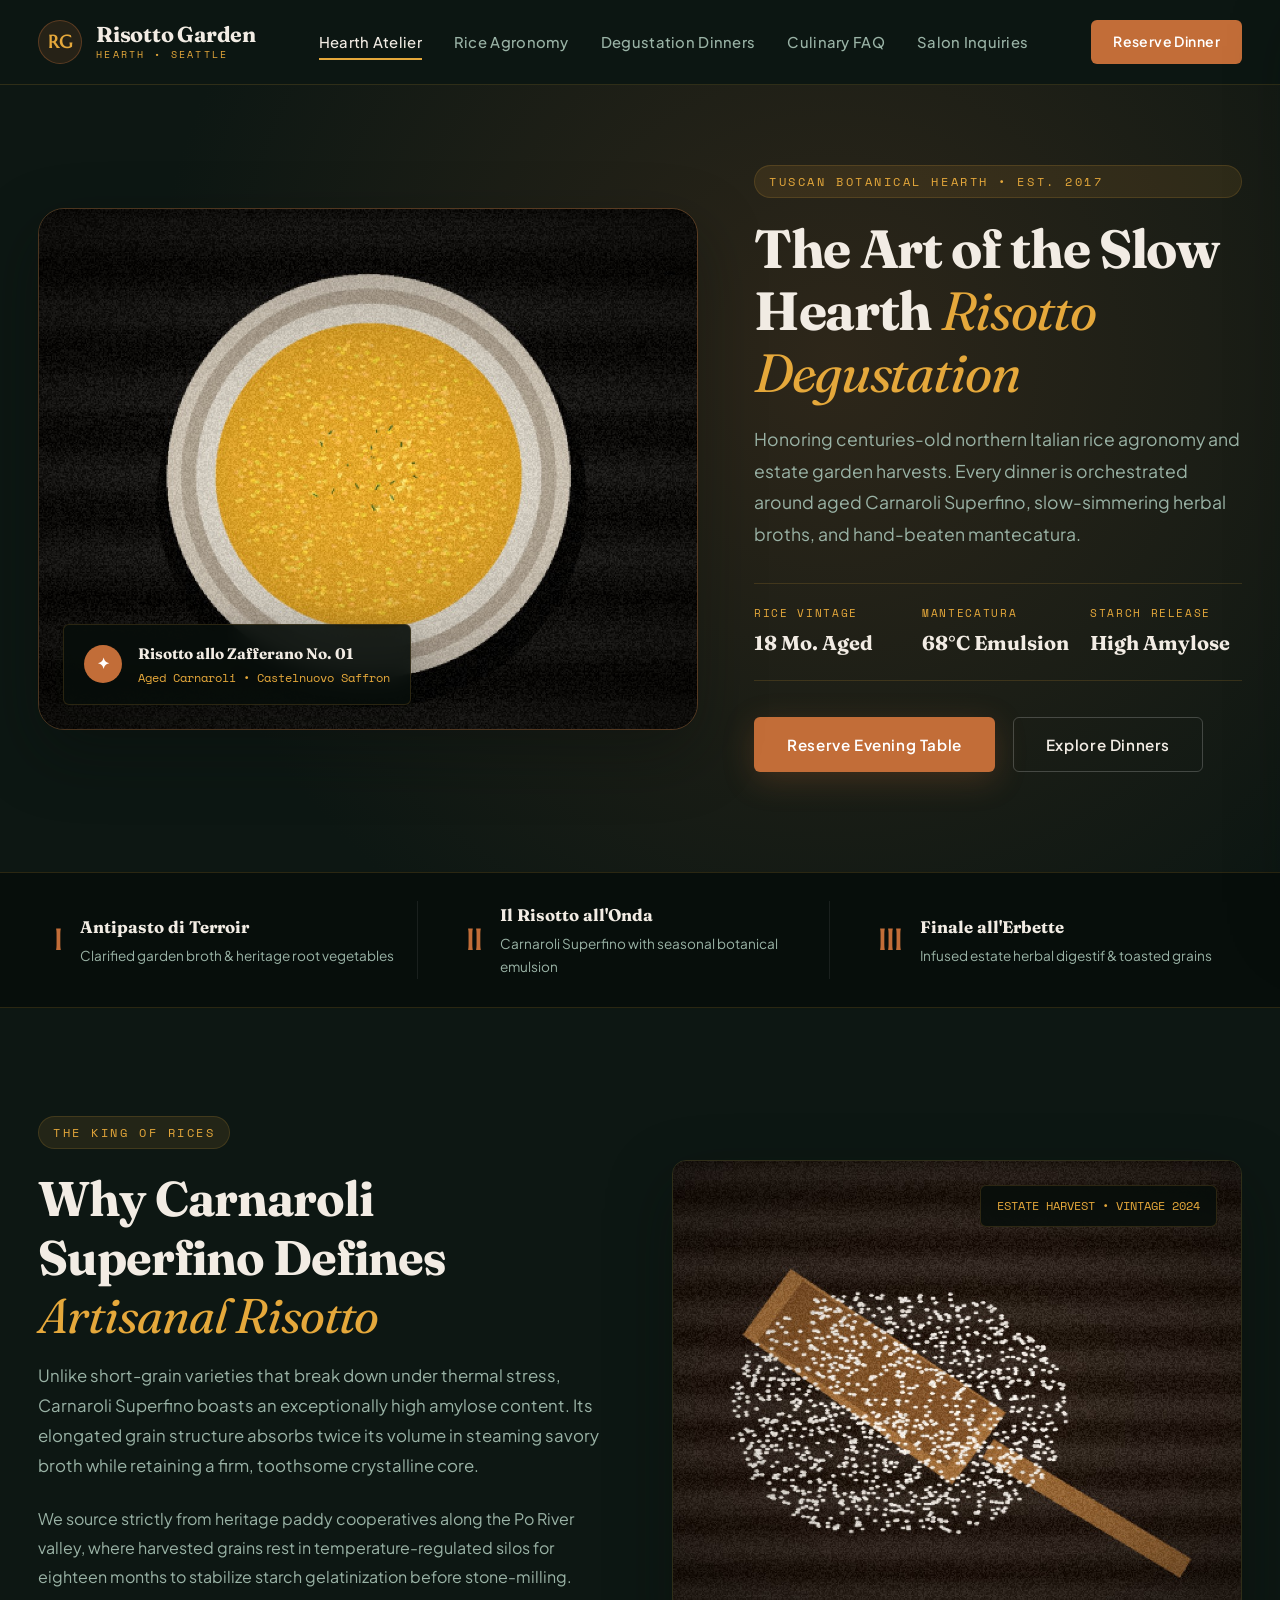
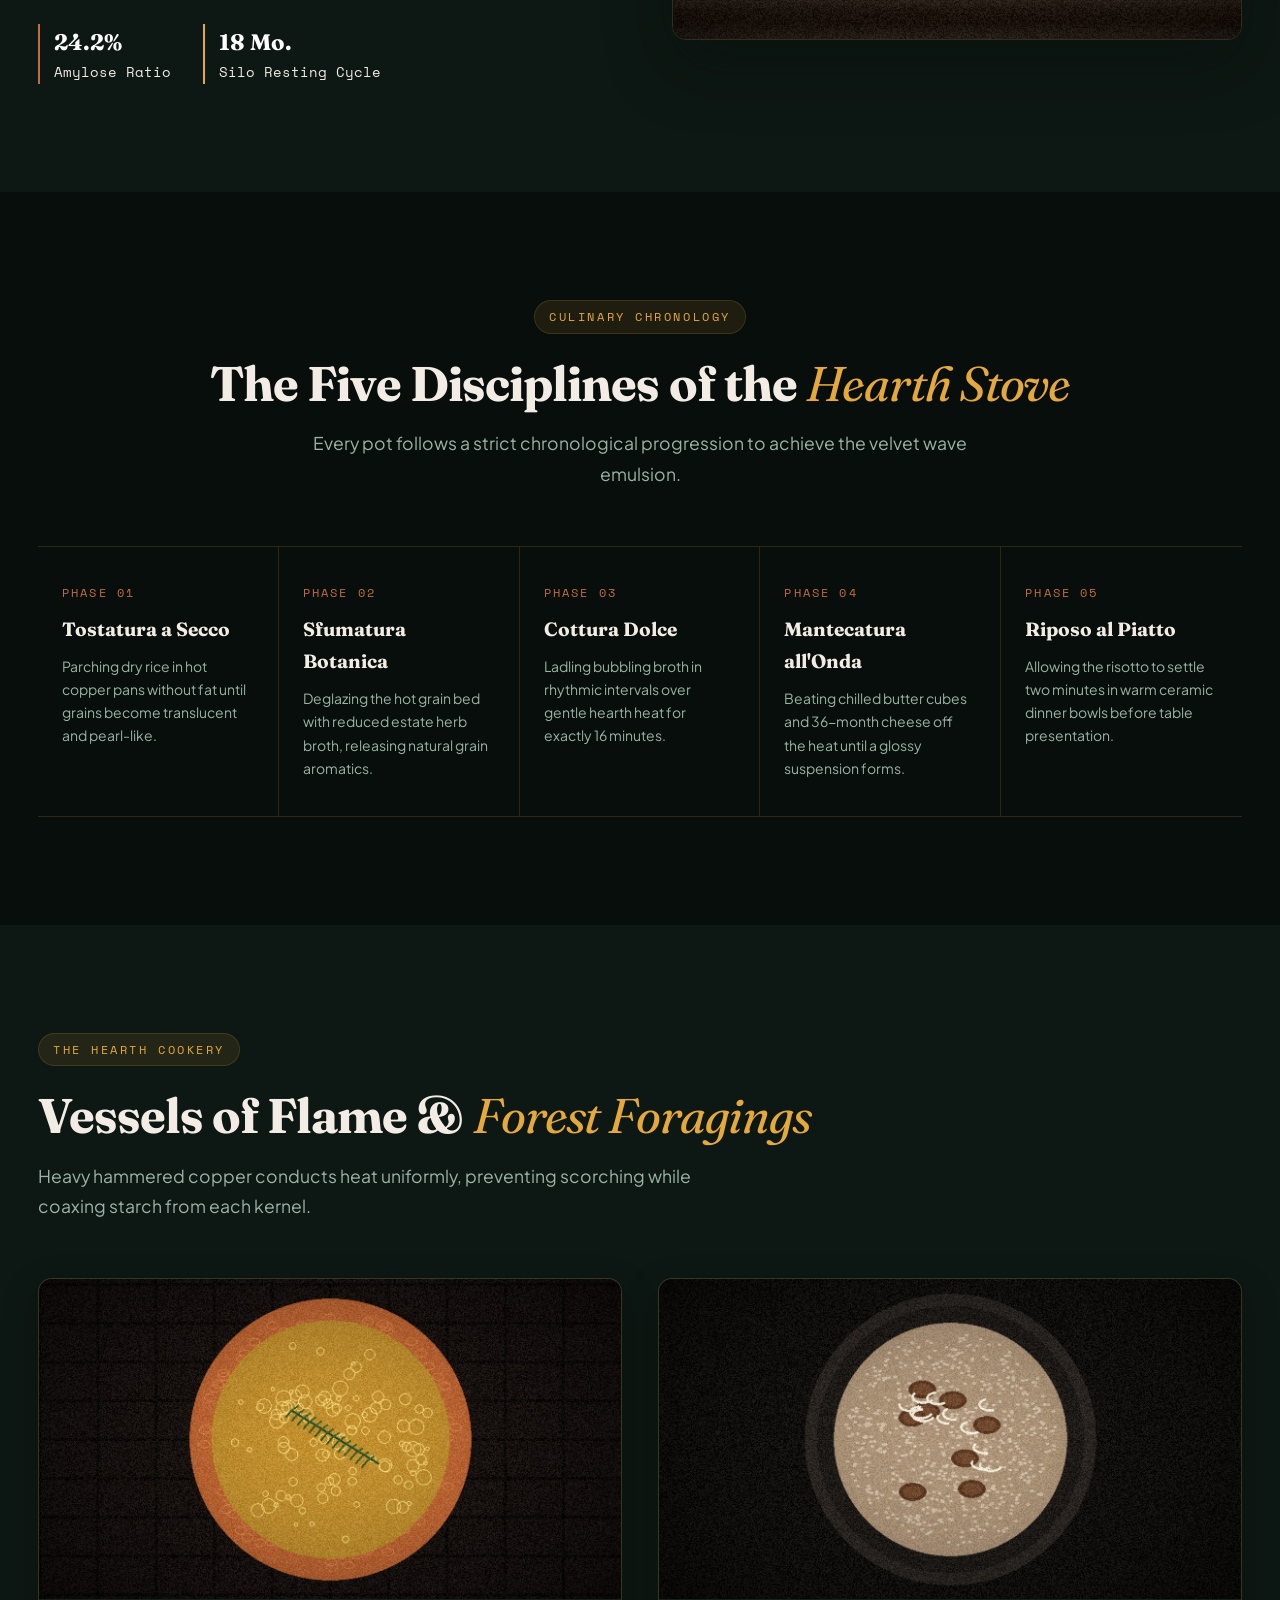
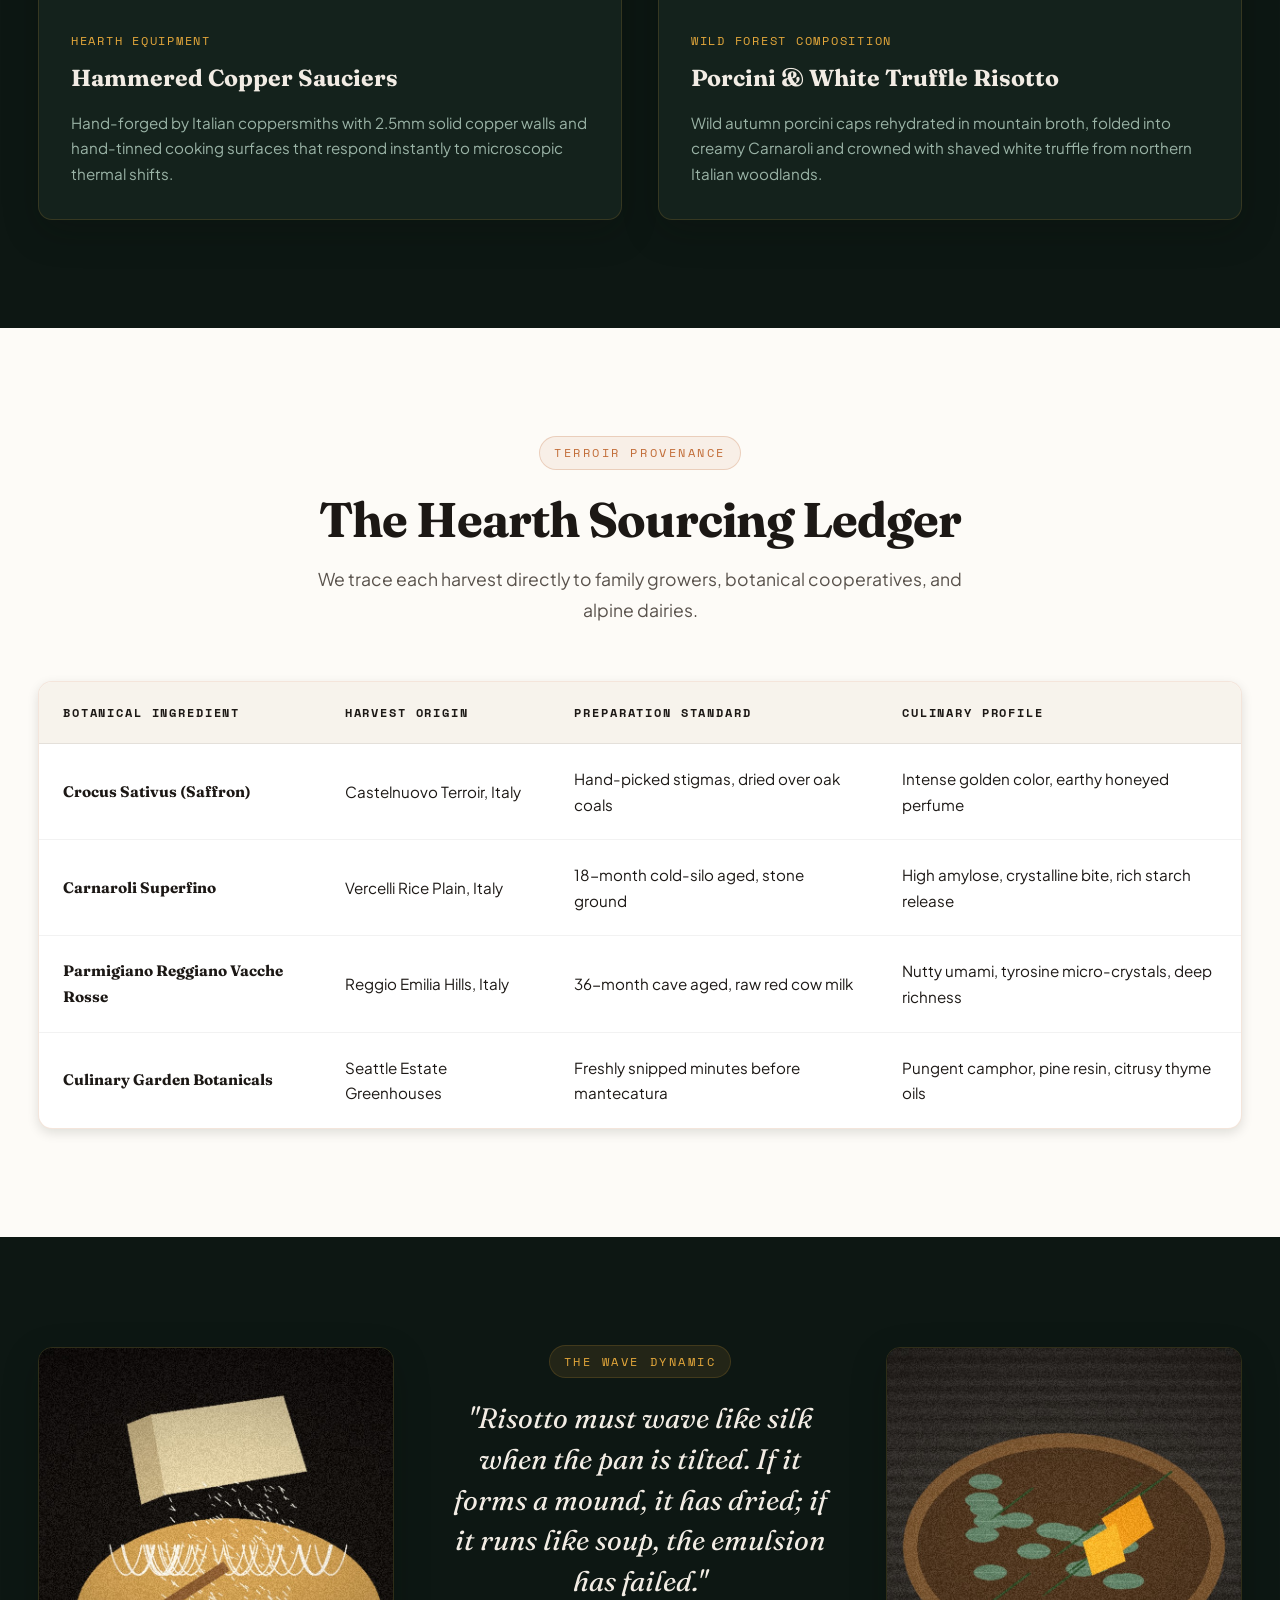
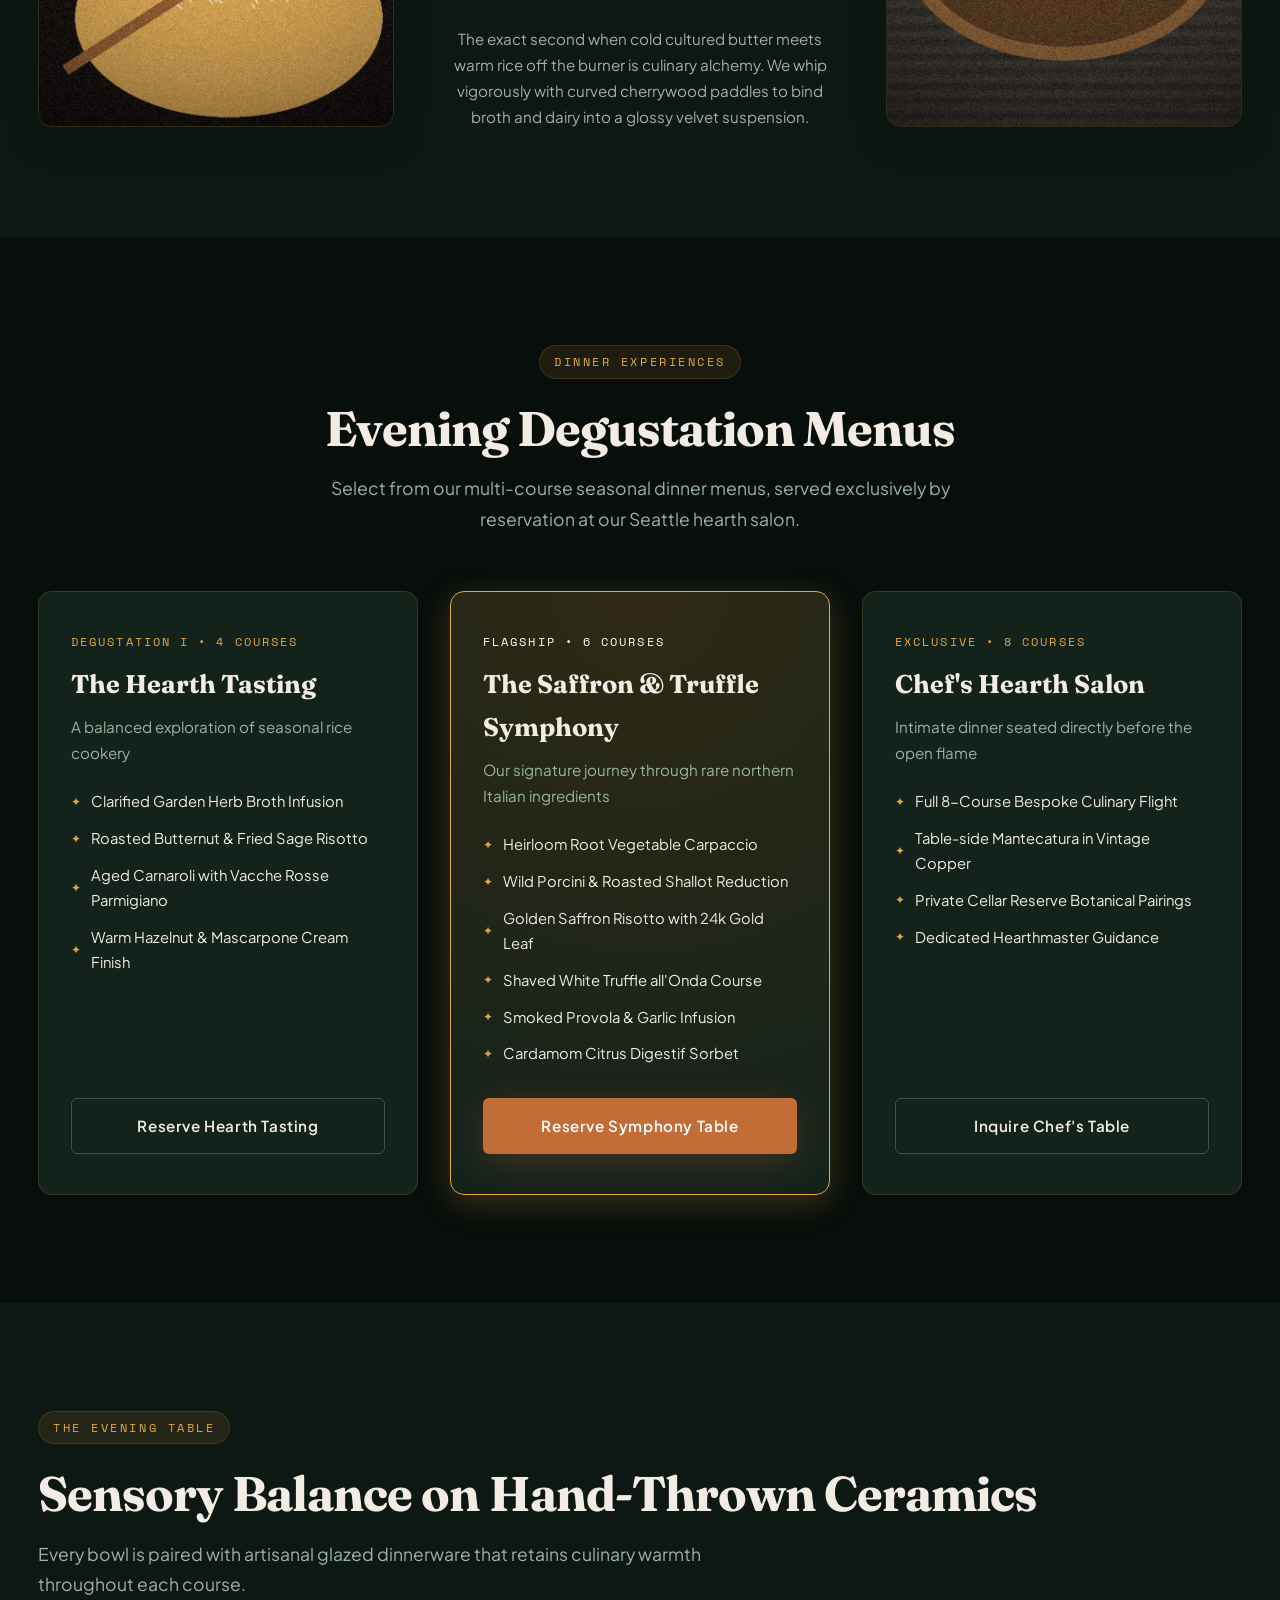
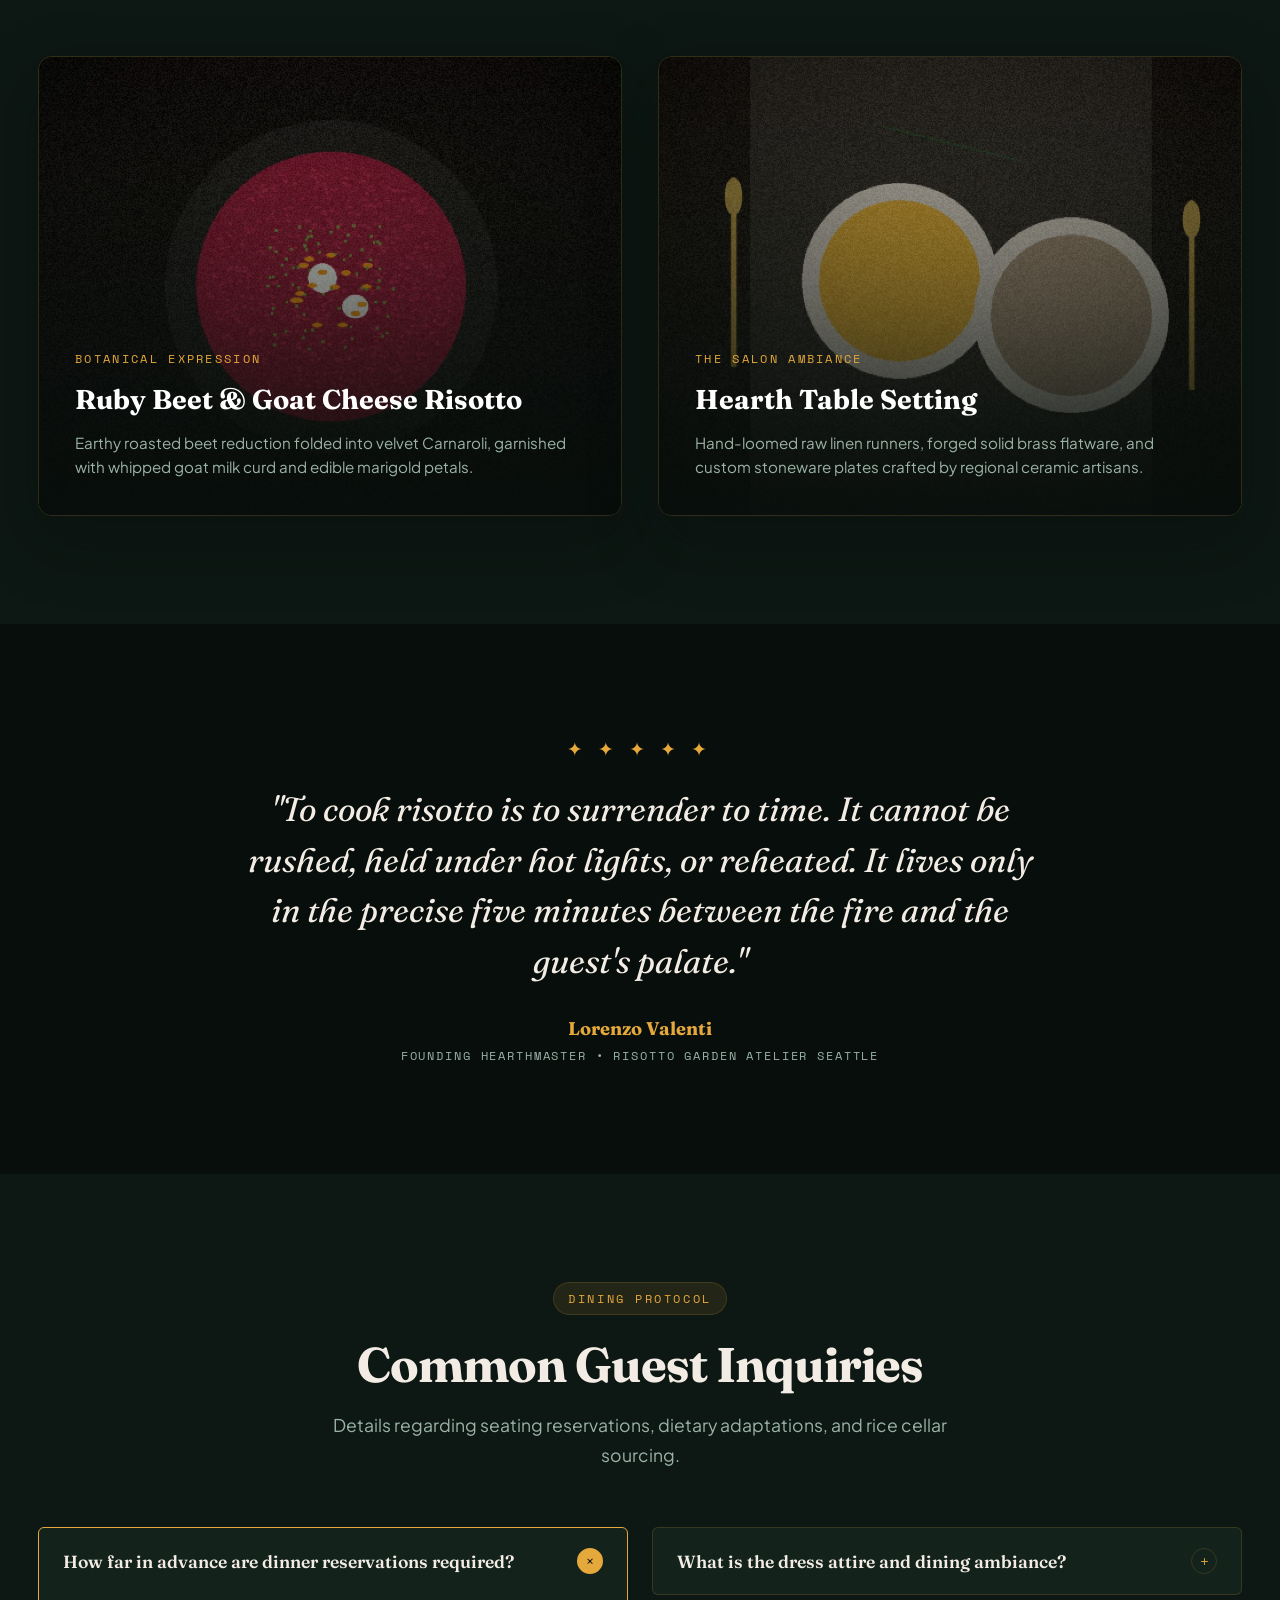
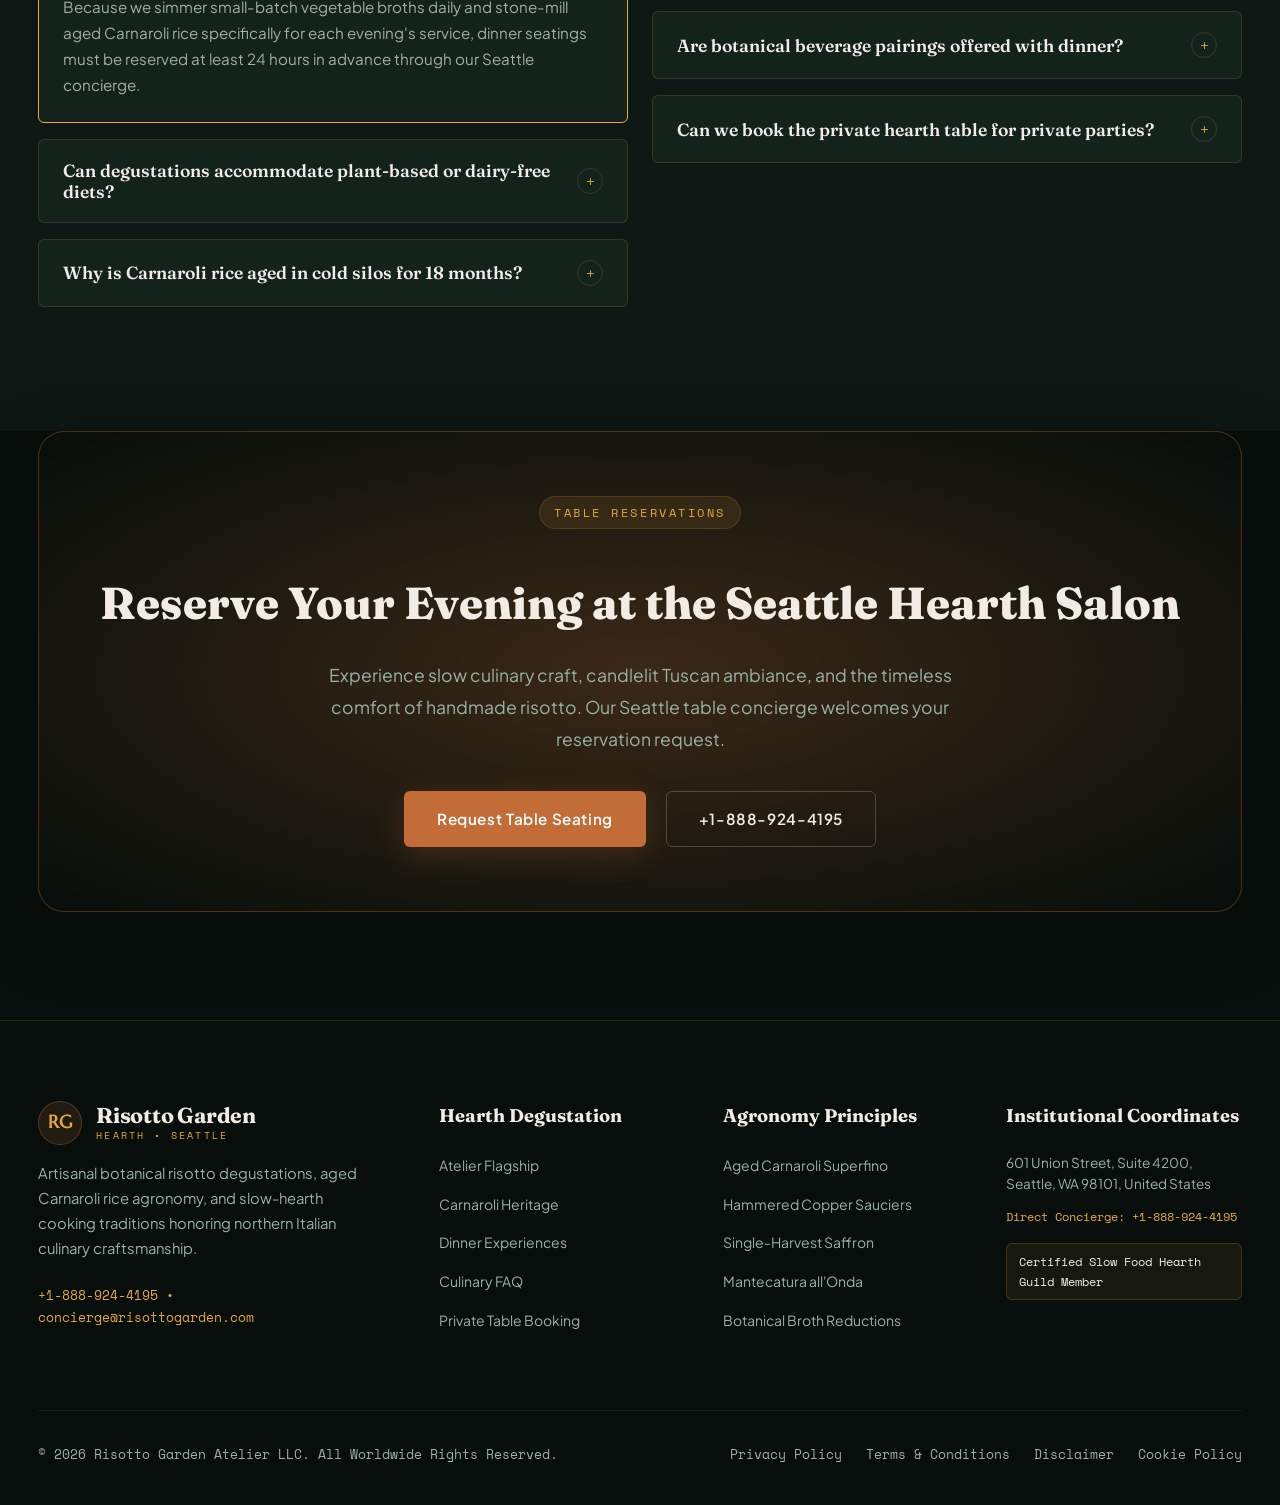
<file: index.html>
<!DOCTYPE html>
<html lang="en">
<head>
  <meta charset="UTF-8">
  <meta name="viewport" content="width=device-width, initial-scale=1.0">
  <title>Risotto Garden | Artisanal Botanical Risotto &amp; Hearth Dinners</title>
  <meta name="description" content="Discover Risotto Garden in Seattle. Masterclass slow-hearth botanical risotto dinners, aged Carnaroli Superfino grain, and authentic Tuscan mantecatura.">
  <link rel="canonical" href="https://risottogarden.com/index.html">
  <!-- Google tag (gtag.js) -->
<script async src="https://www.googletagmanager.com/gtag/js?id=G-0LY0HY7L01"></script>
<script>
  window.dataLayer = window.dataLayer || [];
  function gtag(){dataLayer.push(arguments);}
  gtag('js', new Date());
  gtag('config', 'G-0LY0HY7L01');
</script>
  <link rel="preconnect" href="https://fonts.googleapis.com">
<link rel="preconnect" href="https://fonts.gstatic.com" crossorigin>
<link href="https://fonts.googleapis.com/css2?family=Fraunces:ital,opsz,wght@0,9..144,400;0,9..144,600;0,9..144,700;1,9..144,400&family=Marcellus&family=Plus+Jakarta+Sans:wght@300;400;500;600;700&family=Space+Mono:wght@400;700&display=swap" rel="stylesheet">
  <link rel="stylesheet" href="assets/css/style.css">
  <script type="application/ld+json">
  {
    "@context": "https://schema.org",
    "@type": "Restaurant",
    "name": "Risotto Garden Hearth & Atelier",
    "url": "https://risottogarden.com/",
    "telephone": "+1-888-924-4195",
    "address": {
      "@type": "PostalAddress",
      "streetAddress": "601 Union Street, Suite 4200",
      "addressLocality": "Seattle",
      "addressRegion": "WA",
      "postalCode": "98101",
      "addressCountry": "US"
    },
    "servesCuisine": "Northern Italian, Artisanal Risotto, Degustation Dinner",
    "priceRange": "$$$$"
  }
  </script>
</head>
<body>
  <!-- Site Header (Rule 11) -->
  <header class="site-header">
    <div class="rg-container">
      <div class="rg-nav-container">
        <a href="index.html" class="rg-brand">
          <div class="rg-brand-crest">RG</div>
          <div class="rg-brand-text">
            Risotto Garden
            <small>Hearth &bull; Seattle</small>
          </div>
        </a>
        <nav class="rg-nav-menu">
          <a href="index.html" class="rg-nav-link active">Hearth Atelier</a>
          <a href="about.html" class="rg-nav-link ">Rice Agronomy</a>
          <a href="services.html" class="rg-nav-link ">Degustation Dinners</a>
          <a href="faq.html" class="rg-nav-link ">Culinary FAQ</a>
          <a href="contact.html" class="rg-nav-link ">Salon Inquiries</a>
        </nav>
        <div style="display: flex; align-items: center; gap: 16px;">
          <a href="contact.html" class="rg-nav-cta">Reserve Dinner</a>
          <button class="rg-hamburger" id="rg-hamburger" aria-label="Toggle Navigation">
            <span></span>
            <span></span>
            <span></span>
          </button>
        </div>
      </div>
    </div>
  </header>

  <!-- Mobile Drawer (Rule 11) -->
  <div class="mobile-drawer-backdrop" id="mobile-drawer-backdrop"></div>
  <div class="mobile-drawer" id="mobile-drawer">
    <div class="mobile-drawer-header">
      <div class="rg-brand">
        <div class="rg-brand-crest">RG</div>
        <div class="rg-brand-text">Risotto Garden</div>
      </div>
      <button class="mobile-drawer-close" id="mobile-drawer-close" aria-label="Close Drawer">&times;</button>
    </div>
    <div class="mobile-drawer-body">
      <a href="index.html" class="mobile-nav-link">Hearth Atelier</a>
      <a href="about.html" class="mobile-nav-link">Rice Agronomy &amp; Heritage</a>
      <a href="services.html" class="mobile-nav-link">Degustation Dinners</a>
      <a href="faq.html" class="mobile-nav-link">Culinary &amp; Sourcing FAQ</a>
      <a href="contact.html" class="mobile-nav-link">Salon Inquiries &amp; Table</a>
    </div>
    <div class="mobile-drawer-footer">
      <p style="margin-bottom: 8px; color: var(--rg-saffron); font-family: var(--rg-font-mono); font-size: 0.75rem;">SEATTLE CONCIERGE</p>
      <p style="margin-bottom: 6px;">+1-888-924-4195</p>
      <p><a href="mailto:concierge@risottogarden.com">concierge@risottogarden.com</a></p>
    </div>
  </div>

  <main>
    <!-- Section 1: Inset Floating Hearth Viewport with Gastronomic Ledger (Asset 1) -->
    <section class="rg-hero rg-inset-hero">
      <div class="rg-container">
        <div class="rg-hero-grid">
          <!-- Viewport: Asset 1 (Golden Saffron Risotto) -->
          <div class="rg-hero-viewport">
            <img src="assets/images/risottogarden_asset_1.jpg" alt="Signature Golden Saffron Risotto alla Milanese plated in glazed ceramic coupe with gold leaf and herbs" width="1200" height="800">
            <div class="rg-recipe-seal">
              <div class="rg-seal-icon">✦</div>
              <div class="rg-seal-text">
                <h4>Risotto allo Zafferano No. 01</h4>
                <p>Aged Carnaroli &bull; Castelnuovo Saffron</p>
              </div>
            </div>
          </div>

          <!-- Gastronomic Ledger -->
          <div class="rg-hero-ledger">
            <span class="rg-tag">Tuscan Botanical Hearth &bull; Est. 2017</span>
            <h1 class="rg-hero-title">The Art of the Slow Hearth <span>Risotto Degustation</span></h1>
            <p class="rg-hero-desc">
              Honoring centuries-old northern Italian rice agronomy and estate garden harvests. Every dinner is orchestrated around aged Carnaroli Superfino, slow-simmering herbal broths, and hand-beaten mantecatura.
            </p>
            <div class="rg-gastronomic-data">
              <div class="rg-data-col">
                <small>RICE VINTAGE</small>
                <strong>18 Mo. Aged</strong>
              </div>
              <div class="rg-data-col">
                <small>MANTECATURA</small>
                <strong>68&deg;C Emulsion</strong>
              </div>
              <div class="rg-data-col">
                <small>STARCH RELEASE</small>
                <strong>High Amylose</strong>
              </div>
            </div>
            <div class="rg-hero-actions">
              <a href="contact.html" class="rg-btn rg-btn-terracotta">Reserve Evening Table</a>
              <a href="services.html" class="rg-btn rg-btn-outline">Explore Dinners</a>
            </div>
          </div>
        </div>
      </div>
    </section>

    <!-- Section 2: Seasonal Degustation Menu Ribbon -->
    <div class="rg-menu-ribbon">
      <div class="rg-container">
        <div class="rg-ribbon-grid">
          <div class="rg-ribbon-item">
            <div class="rg-ribbon-num">I</div>
            <div class="rg-ribbon-content">
              <h4>Antipasto di Terroir</h4>
              <p>Clarified garden broth &amp; heritage root vegetables</p>
            </div>
          </div>
          <div class="rg-ribbon-item">
            <div class="rg-ribbon-num">II</div>
            <div class="rg-ribbon-content">
              <h4>Il Risotto all'Onda</h4>
              <p>Carnaroli Superfino with seasonal botanical emulsion</p>
            </div>
          </div>
          <div class="rg-ribbon-item">
            <div class="rg-ribbon-num">III</div>
            <div class="rg-ribbon-content">
              <h4>Finale all'Erbette</h4>
              <p>Infused estate herbal digestif &amp; toasted grains</p>
            </div>
          </div>
        </div>
      </div>
    </div>

    <!-- Section 3: The Agronomy of Carnaroli (Asset 2: Carnaroli Rice in Olivewood Scoop) -->
    <section class="rg-section rg-section-dark">
      <div class="rg-container">
        <div class="rg-agronomy-split">
          <div>
            <span class="rg-tag">The King of Rices</span>
            <h2 class="rg-section-title">Why Carnaroli Superfino Defines <span>Artisanal Risotto</span></h2>
            <p style="color: var(--rg-text-light-muted); font-size: 1.05rem; line-height: 1.8; margin-bottom: 24px;">
              Unlike short-grain varieties that break down under thermal stress, Carnaroli Superfino boasts an exceptionally high amylose content. Its elongated grain structure absorbs twice its volume in steaming savory broth while retaining a firm, toothsome crystalline core.
            </p>
            <p style="color: var(--rg-text-light-muted); font-size: 1rem; line-height: 1.8; margin-bottom: 32px;">
              We source strictly from heritage paddy cooperatives along the Po River valley, where harvested grains rest in temperature-regulated silos for eighteen months to stabilize starch gelatinization before stone-milling.
            </p>
            <div style="display: flex; gap: 32px; font-family: var(--rg-font-mono); font-size: 0.85rem;">
              <div style="border-left: 2px solid var(--rg-terracotta); padding-left: 14px;">
                <strong style="font-size: 1.4rem; color: #fff; display: block; font-family: var(--rg-font-display);">24.2%</strong>
                Amylose Ratio
              </div>
              <div style="border-left: 2px solid var(--rg-saffron); padding-left: 14px;">
                <strong style="font-size: 1.4rem; color: #fff; display: block; font-family: var(--rg-font-display);">18 Mo.</strong>
                Silo Resting Cycle
              </div>
            </div>
          </div>
          <div>
            <div class="rg-agronomy-media">
              <img src="assets/images/risottogarden_asset_2.jpg" alt="Aged Carnaroli Superfino rice grains in rustic carved olivewood grain scoop on slate board" width="1200" height="800">
              <div class="rg-agronomy-badge">ESTATE HARVEST &bull; VINTAGE 2024</div>
            </div>
          </div>
        </div>
      </div>
    </section>

    <!-- Section 4: The 5-Step Mantecatura Sequence (Zero Box Cards) -->
    <section class="rg-section rg-section-darker">
      <div class="rg-container">
        <div class="rg-section-header" style="text-align: center;">
          <span class="rg-tag">Culinary Chronology</span>
          <h2 class="rg-section-title">The Five Disciplines of the <span>Hearth Stove</span></h2>
          <p class="rg-section-subtitle" style="margin: 0 auto;">Every pot follows a strict chronological progression to achieve the velvet wave emulsion.</p>
        </div>
        <div class="rg-mantecatura-flow">
          <div class="rg-flow-step">
            <div class="rg-step-num">PHASE 01</div>
            <h3 class="rg-step-title">Tostatura a Secco</h3>
            <p class="rg-step-desc">Parching dry rice in hot copper pans without fat until grains become translucent and pearl-like.</p>
          </div>
          <div class="rg-flow-step">
            <div class="rg-step-num">PHASE 02</div>
            <h3 class="rg-step-title">Sfumatura Botanica</h3>
            <p class="rg-step-desc">Deglazing the hot grain bed with reduced estate herb broth, releasing natural grain aromatics.</p>
          </div>
          <div class="rg-flow-step">
            <div class="rg-step-num">PHASE 03</div>
            <h3 class="rg-step-title">Cottura Dolce</h3>
            <p class="rg-step-desc">Ladling bubbling broth in rhythmic intervals over gentle hearth heat for exactly 16 minutes.</p>
          </div>
          <div class="rg-flow-step">
            <div class="rg-step-num">PHASE 04</div>
            <h3 class="rg-step-title">Mantecatura all'Onda</h3>
            <p class="rg-step-desc">Beating chilled butter cubes and 36-month cheese off the heat until a glossy suspension forms.</p>
          </div>
          <div class="rg-flow-step">
            <div class="rg-step-num">PHASE 05</div>
            <h3 class="rg-step-title">Riposo al Piatto</h3>
            <p class="rg-step-desc">Allowing the risotto to settle two minutes in warm ceramic dinner bowls before table presentation.</p>
          </div>
        </div>
      </div>
    </section>

    <!-- Section 5: Hearth Simmering & Copper Guild Showcase (Assets 3 & 4) -->
    <section class="rg-section rg-section-dark">
      <div class="rg-container">
        <div class="rg-section-header">
          <span class="rg-tag">The Hearth Cookery</span>
          <h2 class="rg-section-title">Vessels of Flame &amp; <span>Forest Foragings</span></h2>
          <p class="rg-section-subtitle">Heavy hammered copper conducts heat uniformly, preventing scorching while coaxing starch from each kernel.</p>
        </div>
        <div class="rg-copper-diptych">
          <!-- Card 1: Asset 3 (Hammered Copper Saucier Pan) -->
          <div class="rg-diptych-card">
            <div class="rg-diptych-media">
              <img src="assets/images/risottogarden_asset_3.jpg" alt="Handcrafted heavy hammered copper saucier pan simmering rich golden vegetable broth on hearth" width="1200" height="800">
            </div>
            <div class="rg-diptych-body">
              <div class="rg-diptych-tag">HEARTH EQUIPMENT</div>
              <h3 class="rg-diptych-title">Hammered Copper Sauciers</h3>
              <p class="rg-diptych-text">Hand-forged by Italian coppersmiths with 2.5mm solid copper walls and hand-tinned cooking surfaces that respond instantly to microscopic thermal shifts.</p>
            </div>
          </div>

          <!-- Card 2: Asset 4 (Porcini Mushroom Risotto with Truffle) -->
          <div class="rg-diptych-card">
            <div class="rg-diptych-media">
              <img src="assets/images/risottogarden_asset_4.jpg" alt="Wild forest foraged porcini mushroom risotto finished with white truffle shavings and parmigiano" width="1200" height="800">
            </div>
            <div class="rg-diptych-body">
              <div class="rg-diptych-tag">WILD FOREST COMPOSITION</div>
              <h3 class="rg-diptych-title">Porcini &amp; White Truffle Risotto</h3>
              <p class="rg-diptych-text">Wild autumn porcini caps rehydrated in mountain broth, folded into creamy Carnaroli and crowned with shaved white truffle from northern Italian woodlands.</p>
            </div>
          </div>
        </div>
      </div>
    </section>

    <!-- Section 6: The Botanical Harvest Matrix -->
    <section class="rg-section rg-section-light">
      <div class="rg-container">
        <div class="rg-section-header" style="text-align: center;">
          <span class="rg-tag" style="background: rgba(194, 109, 56, 0.08); border-color: rgba(194, 109, 56, 0.25); color: var(--rg-terracotta);">Terroir Provenance</span>
          <h2 class="rg-section-title" style="color: var(--rg-text-dark);">The Hearth Sourcing Ledger</h2>
          <p class="rg-section-subtitle" style="margin: 0 auto; color: var(--rg-text-dark-muted);">We trace each harvest directly to family growers, botanical cooperatives, and alpine dairies.</p>
        </div>
        <div class="rg-harvest-matrix-wrap">
          <table class="rg-harvest-table">
            <thead>
              <tr>
                <th>Botanical Ingredient</th>
                <th>Harvest Origin</th>
                <th>Preparation Standard</th>
                <th>Culinary Profile</th>
              </tr>
            </thead>
            <tbody>
              <tr>
                <td class="rg-crop-name">Crocus Sativus (Saffron)</td>
                <td>Castelnuovo Terroir, Italy</td>
                <td>Hand-picked stigmas, dried over oak coals</td>
                <td>Intense golden color, earthy honeyed perfume</td>
              </tr>
              <tr>
                <td class="rg-crop-name">Carnaroli Superfino</td>
                <td>Vercelli Rice Plain, Italy</td>
                <td>18-month cold-silo aged, stone ground</td>
                <td>High amylose, crystalline bite, rich starch release</td>
              </tr>
              <tr>
                <td class="rg-crop-name">Parmigiano Reggiano Vacche Rosse</td>
                <td>Reggio Emilia Hills, Italy</td>
                <td>36-month cave aged, raw red cow milk</td>
                <td>Nutty umami, tyrosine micro-crystals, deep richness</td>
              </tr>
              <tr>
                <td class="rg-crop-name">Culinary Garden Botanicals</td>
                <td>Seattle Estate Greenhouses</td>
                <td>Freshly snipped minutes before mantecatura</td>
                <td>Pungent camphor, pine resin, citrusy thyme oils</td>
              </tr>
            </tbody>
          </table>
        </div>
      </div>
    </section>

    <!-- Section 7: Masterclass in Texture: Action Showcase (Assets 5 & 6) -->
    <section class="rg-section rg-section-dark">
      <div class="rg-container">
        <div class="rg-action-triad">
          <!-- Left Media: Asset 5 (Parmigiano Grating Action) -->
          <div class="rg-triad-media">
            <img src="assets/images/risottogarden_asset_5.jpg" alt="Chef grating 36-month Vacche Rosse Parmigiano Reggiano cheese over hot steaming risotto pan" width="1200" height="800">
          </div>

          <!-- Center Quote & Philosophy -->
          <div class="rg-triad-center">
            <span class="rg-tag">The Wave Dynamic</span>
            <blockquote class="rg-triad-quote">
              "Risotto must wave like silk when the pan is tilted. If it forms a mound, it has dried; if it runs like soup, the emulsion has failed."
            </blockquote>
            <p style="font-size: 0.95rem; color: var(--rg-text-light-muted); line-height: 1.7;">
              The exact second when cold cultured butter meets warm rice off the burner is culinary alchemy. We whip vigorously with curved cherrywood paddles to bind broth and dairy into a glossy velvet suspension.
            </p>
          </div>

          <!-- Right Media: Asset 6 (Garden Herb Harvest Basket) -->
          <div class="rg-triad-media">
            <img src="assets/images/risottogarden_asset_6.jpg" alt="Fresh organic culinary garden harvest basket with rosemary sage thyme and squash blossoms" width="1200" height="800">
          </div>
        </div>
      </div>
    </section>

    <!-- Section 8: Evening Degustation Dining Vitrines -->
    <section class="rg-section rg-section-darker">
      <div class="rg-container">
        <div class="rg-section-header" style="text-align: center;">
          <span class="rg-tag">Dinner Experiences</span>
          <h2 class="rg-section-title">Evening Degustation Menus</h2>
          <p class="rg-section-subtitle" style="margin: 0 auto;">Select from our multi-course seasonal dinner menus, served exclusively by reservation at our Seattle hearth salon.</p>
        </div>
        <div class="rg-vitrine-grid">
          <!-- Tasting 1 -->
          <div class="rg-vitrine-card">
            <div>
              <div class="rg-vitrine-badge">DEGUSTATION I &bull; 4 COURSES</div>
              <h3 class="rg-vitrine-title">The Hearth Tasting</h3>
              <p class="rg-vitrine-courses">A balanced exploration of seasonal rice cookery</p>
              <ul class="rg-vitrine-list">
                <li>Clarified Garden Herb Broth Infusion</li>
                <li>Roasted Butternut &amp; Fried Sage Risotto</li>
                <li>Aged Carnaroli with Vacche Rosse Parmigiano</li>
                <li>Warm Hazelnut &amp; Mascarpone Cream Finish</li>
              </ul>
            </div>
            <a href="contact.html" class="rg-btn rg-btn-outline" style="width: 100%; text-align: center;">Reserve Hearth Tasting</a>
          </div>

          <!-- Tasting 2 (Featured) -->
          <div class="rg-vitrine-card featured">
            <div>
              <div class="rg-vitrine-badge" style="color: #ffffff;">FLAGSHIP &bull; 6 COURSES</div>
              <h3 class="rg-vitrine-title">The Saffron &amp; Truffle Symphony</h3>
              <p class="rg-vitrine-courses">Our signature journey through rare northern Italian ingredients</p>
              <ul class="rg-vitrine-list">
                <li>Heirloom Root Vegetable Carpaccio</li>
                <li>Wild Porcini &amp; Roasted Shallot Reduction</li>
                <li>Golden Saffron Risotto with 24k Gold Leaf</li>
                <li>Shaved White Truffle all'Onda Course</li>
                <li>Smoked Provola &amp; Garlic Infusion</li>
                <li>Cardamom Citrus Digestif Sorbet</li>
              </ul>
            </div>
            <a href="contact.html" class="rg-btn rg-btn-terracotta" style="width: 100%; text-align: center;">Reserve Symphony Table</a>
          </div>

          <!-- Tasting 3 -->
          <div class="rg-vitrine-card">
            <div>
              <div class="rg-vitrine-badge">EXCLUSIVE &bull; 8 COURSES</div>
              <h3 class="rg-vitrine-title">Chef's Hearth Salon</h3>
              <p class="rg-vitrine-courses">Intimate dinner seated directly before the open flame</p>
              <ul class="rg-vitrine-list">
                <li>Full 8-Course Bespoke Culinary Flight</li>
                <li>Table-side Mantecatura in Vintage Copper</li>
                <li>Private Cellar Reserve Botanical Pairings</li>
                <li>Dedicated Hearthmaster Guidance</li>
              </ul>
            </div>
            <a href="contact.html" class="rg-btn rg-btn-outline" style="width: 100%; text-align: center;">Inquire Chef's Table</a>
          </div>
        </div>
      </div>
    </section>

    <!-- Section 9: Plated Masterwork Showcase (Assets 7 & 8) -->
    <section class="rg-section rg-section-dark">
      <div class="rg-container">
        <div class="rg-section-header">
          <span class="rg-tag">The Evening Table</span>
          <h2 class="rg-section-title">Sensory Balance on Hand-Thrown Ceramics</h2>
          <p class="rg-section-subtitle">Every bowl is paired with artisanal glazed dinnerware that retains culinary warmth throughout each course.</p>
        </div>
        <div class="rg-plated-duo">
          <!-- Card 1: Asset 7 (Ruby Beet Risotto) -->
          <div class="rg-plated-card">
            <img src="assets/images/risottogarden_asset_7.jpg" alt="Vibrant ruby beet and whipped goat cheese cream risotto with edible marigold petals" width="1200" height="800">
            <div class="rg-plated-overlay">
              <div class="rg-plated-tag">BOTANICAL EXPRESSION</div>
              <h3 class="rg-plated-title">Ruby Beet &amp; Goat Cheese Risotto</h3>
              <p class="rg-plated-desc">Earthy roasted beet reduction folded into velvet Carnaroli, garnished with whipped goat milk curd and edible marigold petals.</p>
            </div>
          </div>

          <!-- Card 2: Asset 8 (Hearth Dining Table Flatlay) -->
          <div class="rg-plated-card">
            <img src="assets/images/risottogarden_asset_8.jpg" alt="Hearth dining table flatlay arrangement with artisan ceramic dinner bowls dark linen brass spoons" width="1200" height="800">
            <div class="rg-plated-overlay">
              <div class="rg-plated-tag">THE SALON AMBIANCE</div>
              <h3 class="rg-plated-title">Hearth Table Setting</h3>
              <p class="rg-plated-desc">Hand-loomed raw linen runners, forged solid brass flatware, and custom stoneware plates crafted by regional ceramic artisans.</p>
            </div>
          </div>
        </div>
      </div>
    </section>

    <!-- Section 10: Hearthmaster Voice -->
    <section class="rg-section rg-section-darker">
      <div class="rg-container">
        <div class="rg-hearthmaster-spotlight">
          <div style="color: var(--rg-saffron); font-size: 1.2rem; letter-spacing: 6px; margin-bottom: 20px;">✦ ✦ ✦ ✦ ✦</div>
          <blockquote class="rg-spotlight-quote">
            "To cook risotto is to surrender to time. It cannot be rushed, held under hot lights, or reheated. It lives only in the precise five minutes between the fire and the guest's palate."
          </blockquote>
          <div class="rg-spotlight-author">Lorenzo Valenti</div>
          <div class="rg-spotlight-title">Founding Hearthmaster &bull; Risotto Garden Atelier Seattle</div>
        </div>
      </div>
    </section>

    <!-- Section 11: Dinner Guest & Sourcing FAQ -->
    <section class="rg-section rg-section-dark">
      <div class="rg-container">
        <div class="rg-section-header" style="text-align: center;">
          <span class="rg-tag">Dining Protocol</span>
          <h2 class="rg-section-title">Common Guest Inquiries</h2>
          <p class="rg-section-subtitle" style="margin: 0 auto;">Details regarding seating reservations, dietary adaptations, and rice cellar sourcing.</p>
        </div>
        <div class="rg-faq-dual-grid">
          <div>
            <div class="rg-accordion-item active">
              <button class="rg-accordion-header">
                <span>How far in advance are dinner reservations required?</span>
                <span class="rg-accordion-icon">+</span>
              </button>
              <div class="rg-accordion-body">
                <p>Because we simmer small-batch vegetable broths daily and stone-mill aged Carnaroli rice specifically for each evening's service, dinner seatings must be reserved at least 24 hours in advance through our Seattle concierge.</p>
              </div>
            </div>

            <div class="rg-accordion-item">
              <button class="rg-accordion-header">
                <span>Can degustations accommodate plant-based or dairy-free diets?</span>
                <span class="rg-accordion-icon">+</span>
              </button>
              <div class="rg-accordion-body">
                <p>Yes. With advance notice during booking, our kitchen team executes an exquisite dairy-free mantecatura utilizing cold-pressed Sicilian olive oils and botanical emulsions that preserve the signature velvet wave texture.</p>
              </div>
            </div>

            <div class="rg-accordion-item">
              <button class="rg-accordion-header">
                <span>Why is Carnaroli rice aged in cold silos for 18 months?</span>
                <span class="rg-accordion-icon">+</span>
              </button>
              <div class="rg-accordion-body">
                <p>Cold silo aging stabilizes the natural amylose starches and proteins inside the grain. This enzymatic resting ensures the rice kernels remain intact during vigorous cooking without shedding chalky starch prematurely.</p>
              </div>
            </div>
          </div>

          <div>
            <div class="rg-accordion-item">
              <button class="rg-accordion-header">
                <span>What is the dress attire and dining ambiance?</span>
                <span class="rg-accordion-icon">+</span>
              </button>
              <div class="rg-accordion-body">
                <p>Our hearth dining room provides an intimate, warm candlelit salon experience. We recommend smart casual or elegant evening attire. Seating is deliberately spaced to afford privacy and conversational comfort.</p>
              </div>
            </div>

            <div class="rg-accordion-item">
              <button class="rg-accordion-header">
                <span>Are botanical beverage pairings offered with dinner?</span>
                <span class="rg-accordion-icon">+</span>
              </button>
              <div class="rg-accordion-body">
                <p>Our sommelier crafts thoughtful non-alcoholic botanical flights, featuring sparkling herb infusions, cold-extracted teas, and fermented fruit must reductions specifically calibrated to each risotto course.</p>
              </div>
            </div>

            <div class="rg-accordion-item">
              <button class="rg-accordion-header">
                <span>Can we book the private hearth table for private parties?</span>
                <span class="rg-accordion-icon">+</span>
              </button>
              <div class="rg-accordion-body">
                <p>We accommodate intimate private parties of 6 to 14 guests at our central hearth table. Custom menus and private culinary demonstrations by Chef Lorenzo can be curated through our direct telephone concierge.</p>
              </div>
            </div>
          </div>
        </div>
      </div>
    </section>

    <!-- Section 12: Private Dinner Salon Reservation Strip -->
    <section class="rg-section rg-section-darker" style="padding-top: 0;">
      <div class="rg-container">
        <div class="rg-reservation-strip">
          <span class="rg-tag">Table Reservations</span>
          <h2 style="font-family: var(--rg-font-display); font-size: clamp(2rem, 3.5vw, 2.8rem); font-weight: 800; margin: 16px 0 20px 0;">
            Reserve Your Evening at the Seattle Hearth Salon
          </h2>
          <p style="color: var(--rg-text-light-muted); font-size: 1.1rem; max-width: 680px; margin: 0 auto 36px auto; line-height: 1.8;">
            Experience slow culinary craft, candlelit Tuscan ambiance, and the timeless comfort of handmade risotto. Our Seattle table concierge welcomes your reservation request.
          </p>
          <div style="display: flex; gap: 20px; justify-content: center; flex-wrap: wrap;">
            <a href="contact.html" class="rg-btn rg-btn-terracotta">Request Table Seating</a>
            <a href="tel:+18889244195" class="rg-btn rg-btn-outline">+1-888-924-4195</a>
          </div>
        </div>
      </div>
    </section>
  </main>

  <!-- Semantic Site Footer -->
  <footer class="rg-footer">
    <div class="rg-container">
      <div class="rg-footer-grid">
        <div class="rg-footer-brand">
          <div class="rg-brand">
            <div class="rg-brand-crest">RG</div>
            <div class="rg-brand-text">
              Risotto Garden
              <small>Hearth &bull; Seattle</small>
            </div>
          </div>
          <p>Artisanal botanical risotto degustations, aged Carnaroli rice agronomy, and slow-hearth cooking traditions honoring northern Italian culinary craftsmanship.</p>
          <div style="font-family: var(--rg-font-mono); font-size: 0.8rem; color: var(--rg-saffron);">
            +1-888-924-4195 &bull; concierge@risottogarden.com
          </div>
        </div>
        <div class="rg-footer-col">
          <h4>Hearth Degustation</h4>
          <ul class="rg-footer-links">
            <li><a href="index.html">Atelier Flagship</a></li>
            <li><a href="about.html">Carnaroli Heritage</a></li>
            <li><a href="services.html">Dinner Experiences</a></li>
            <li><a href="faq.html">Culinary FAQ</a></li>
            <li><a href="contact.html">Private Table Booking</a></li>
          </ul>
        </div>
        <div class="rg-footer-col">
          <h4>Agronomy Principles</h4>
          <ul class="rg-footer-links">
            <li><a href="about.html">Aged Carnaroli Superfino</a></li>
            <li><a href="about.html">Hammered Copper Sauciers</a></li>
            <li><a href="about.html">Single-Harvest Saffron</a></li>
            <li><a href="about.html">Mantecatura all'Onda</a></li>
            <li><a href="about.html">Botanical Broth Reductions</a></li>
          </ul>
        </div>
        <div class="rg-footer-col">
          <h4>Institutional Coordinates</h4>
          <p style="font-size: 0.85rem; line-height: 1.6; margin-bottom: 12px; color: var(--rg-text-light-muted);">
            601 Union Street, Suite 4200, Seattle, WA 98101, United States
          </p>
          <p style="font-family: var(--rg-font-mono); font-size: 0.75rem; color: var(--rg-saffron); margin-bottom: 16px;">
            Direct Concierge: +1-888-924-4195
          </p>
          <div style="padding: 8px 12px; background: rgba(229,168,59,0.08); border: 1px solid rgba(229,168,59,0.2); border-radius: 6px; font-size: 0.725rem; font-family: var(--rg-font-mono); color: var(--rg-text-light);">
            Certified Slow Food Hearth Guild Member
          </div>
        </div>
      </div>
      <div class="rg-footer-bottom">
        <div>&copy; 2026 Risotto Garden Atelier LLC. All Worldwide Rights Reserved.</div>
        <div class="rg-footer-legal-links">
          <a href="privacy-policy.html">Privacy Policy</a>
          <a href="terms-and-conditions.html">Terms &amp; Conditions</a>
          <a href="disclaimer.html">Disclaimer</a>
          <a href="cookie-policy.html">Cookie Policy</a>
        </div>
      </div>
    </div>
  </footer>
  <script src="assets/js/script.js"></script>
  <script src="assets/js/main.js"></script>
</body>
</html>
</file>
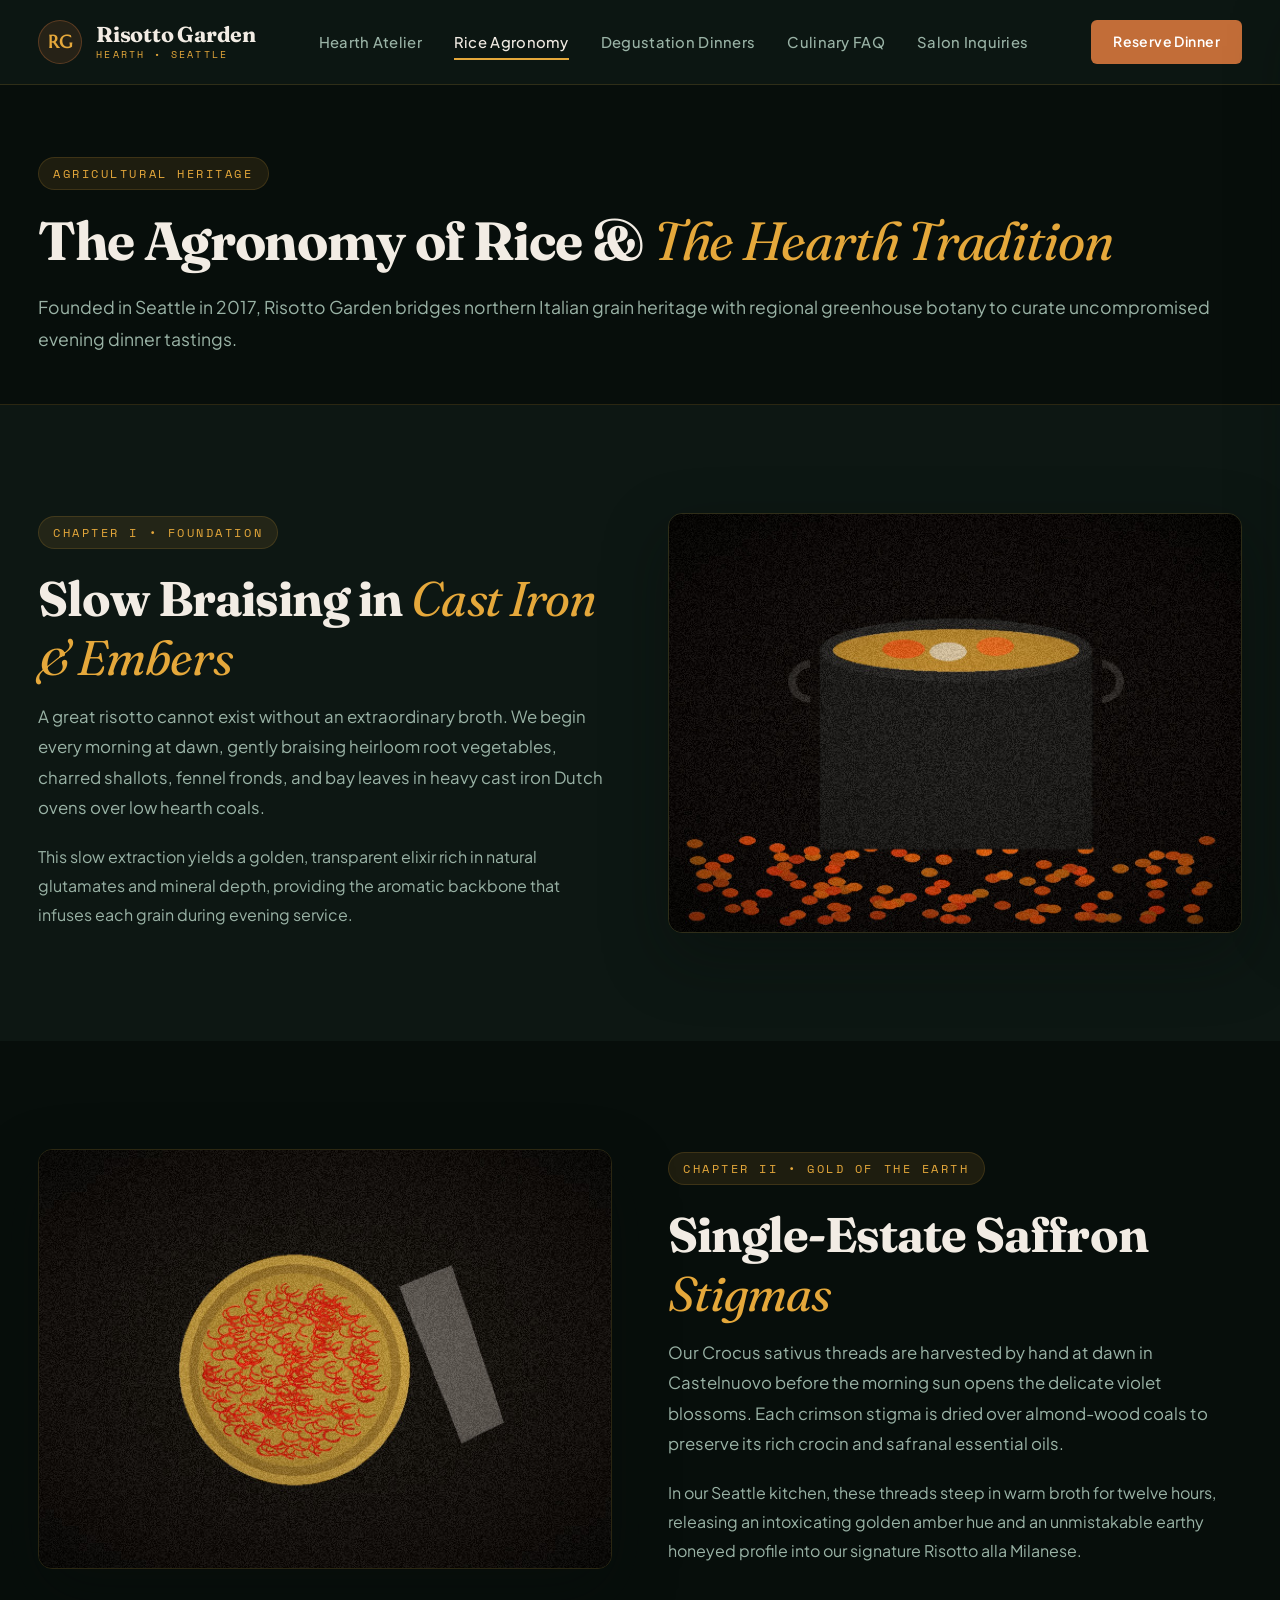
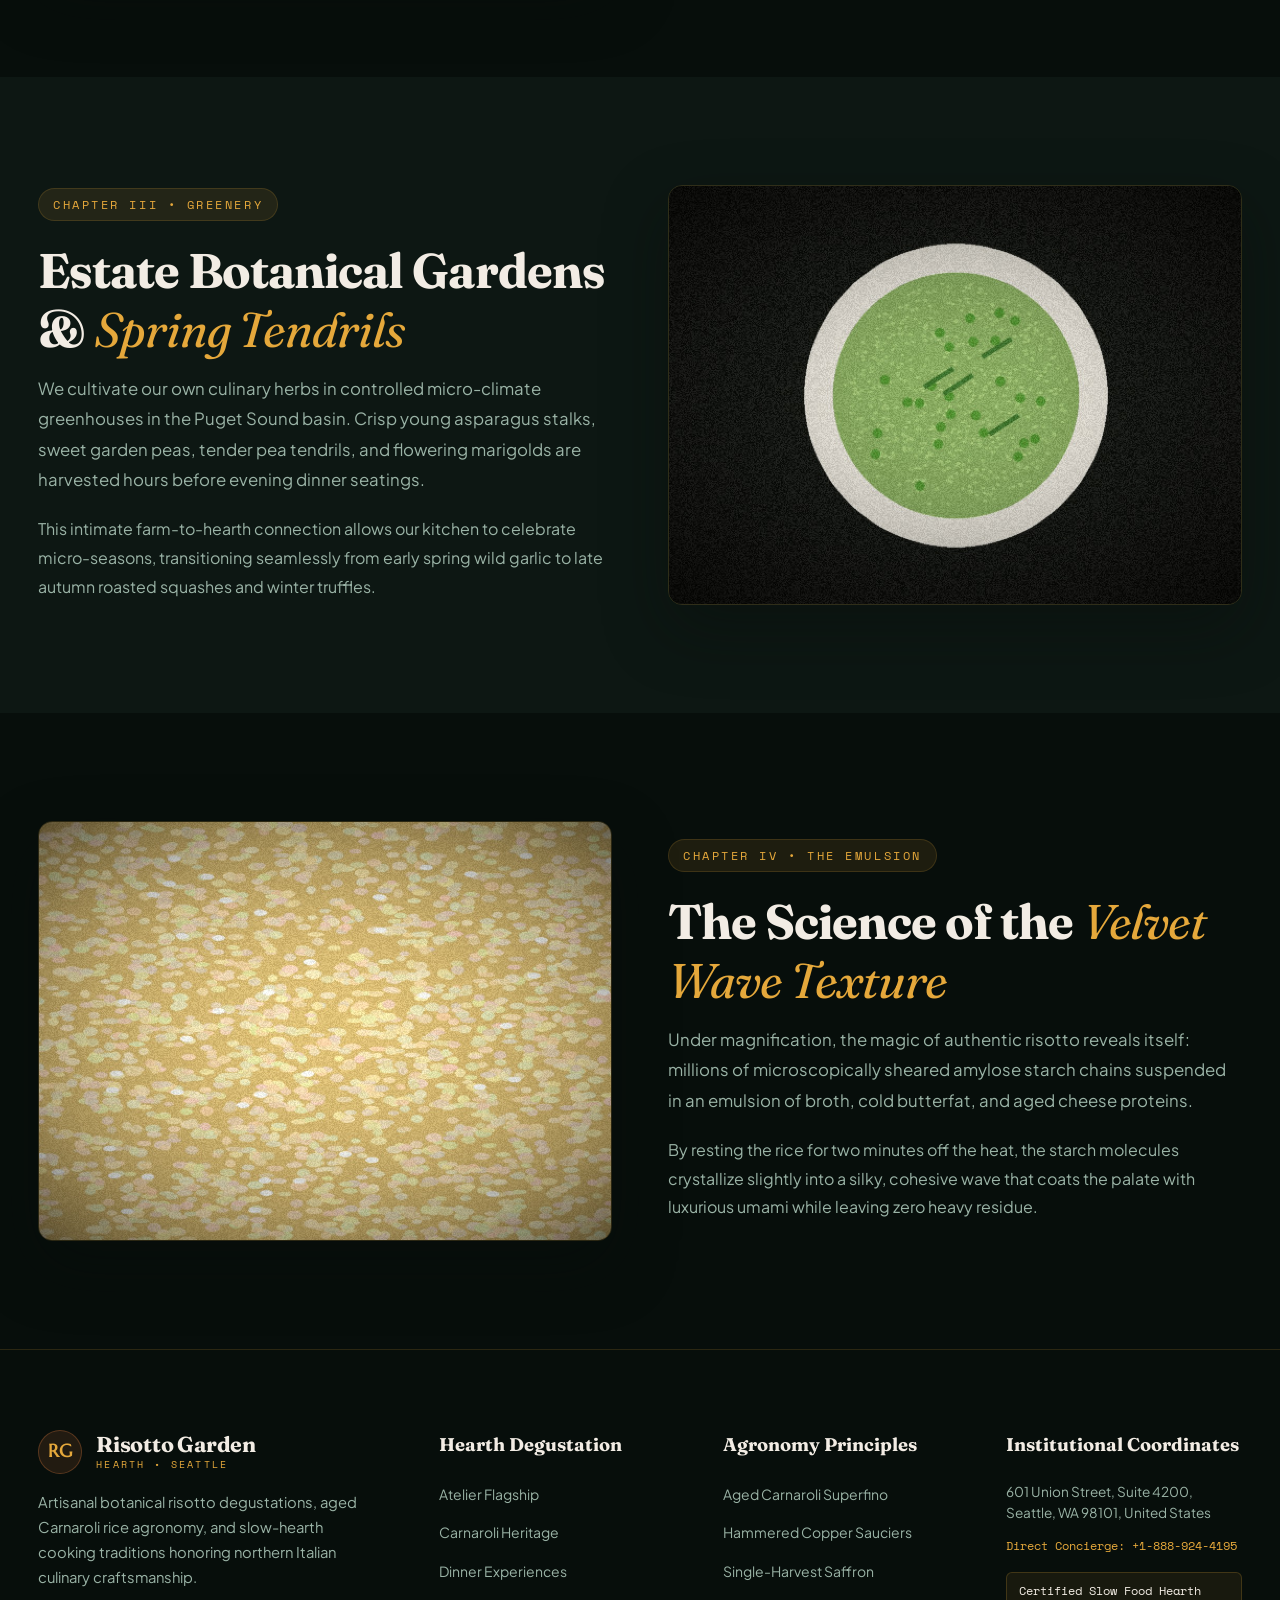
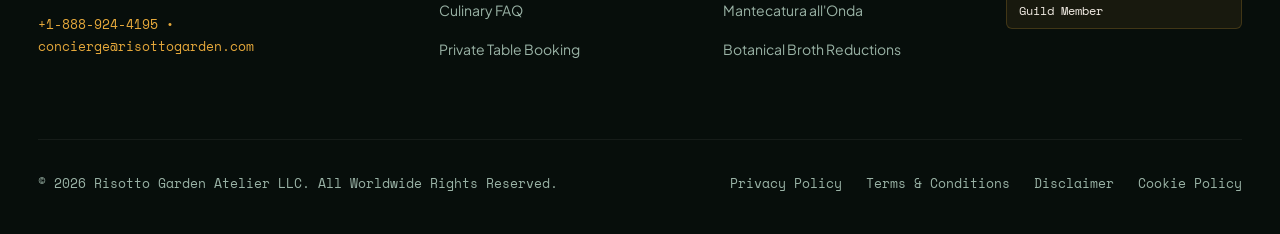
<file: about.html>
<!DOCTYPE html>
<html lang="en">
<head>
  <meta charset="UTF-8">
  <meta name="viewport" content="width=device-width, initial-scale=1.0">
  <title>Rice Agronomy &amp; Heritage | Risotto Garden</title>
  <meta name="description" content="Discover the rice agronomy, 18-month cold silo aging, and culinary heritage behind Risotto Garden's artisanal risotto atelier in Seattle.">
  <link rel="canonical" href="https://risottogarden.com/about.html">
  <!-- Google tag (gtag.js) -->
<script async src="https://www.googletagmanager.com/gtag/js?id=G-0LY0HY7L01"></script>
<script>
  window.dataLayer = window.dataLayer || [];
  function gtag(){dataLayer.push(arguments);}
  gtag('js', new Date());
  gtag('config', 'G-0LY0HY7L01');
</script>
  <link rel="preconnect" href="https://fonts.googleapis.com">
<link rel="preconnect" href="https://fonts.gstatic.com" crossorigin>
<link href="https://fonts.googleapis.com/css2?family=Fraunces:ital,opsz,wght@0,9..144,400;0,9..144,600;0,9..144,700;1,9..144,400&family=Marcellus&family=Plus+Jakarta+Sans:wght@300;400;500;600;700&family=Space+Mono:wght@400;700&display=swap" rel="stylesheet">
  <link rel="stylesheet" href="assets/css/style.css">
</head>
<body>
  <!-- Site Header (Rule 11) -->
  <header class="site-header">
    <div class="rg-container">
      <div class="rg-nav-container">
        <a href="index.html" class="rg-brand">
          <div class="rg-brand-crest">RG</div>
          <div class="rg-brand-text">
            Risotto Garden
            <small>Hearth &bull; Seattle</small>
          </div>
        </a>
        <nav class="rg-nav-menu">
          <a href="index.html" class="rg-nav-link ">Hearth Atelier</a>
          <a href="about.html" class="rg-nav-link active">Rice Agronomy</a>
          <a href="services.html" class="rg-nav-link ">Degustation Dinners</a>
          <a href="faq.html" class="rg-nav-link ">Culinary FAQ</a>
          <a href="contact.html" class="rg-nav-link ">Salon Inquiries</a>
        </nav>
        <div style="display: flex; align-items: center; gap: 16px;">
          <a href="contact.html" class="rg-nav-cta">Reserve Dinner</a>
          <button class="rg-hamburger" id="rg-hamburger" aria-label="Toggle Navigation">
            <span></span>
            <span></span>
            <span></span>
          </button>
        </div>
      </div>
    </div>
  </header>

  <!-- Mobile Drawer (Rule 11) -->
  <div class="mobile-drawer-backdrop" id="mobile-drawer-backdrop"></div>
  <div class="mobile-drawer" id="mobile-drawer">
    <div class="mobile-drawer-header">
      <div class="rg-brand">
        <div class="rg-brand-crest">RG</div>
        <div class="rg-brand-text">Risotto Garden</div>
      </div>
      <button class="mobile-drawer-close" id="mobile-drawer-close" aria-label="Close Drawer">&times;</button>
    </div>
    <div class="mobile-drawer-body">
      <a href="index.html" class="mobile-nav-link">Hearth Atelier</a>
      <a href="about.html" class="mobile-nav-link">Rice Agronomy &amp; Heritage</a>
      <a href="services.html" class="mobile-nav-link">Degustation Dinners</a>
      <a href="faq.html" class="mobile-nav-link">Culinary &amp; Sourcing FAQ</a>
      <a href="contact.html" class="mobile-nav-link">Salon Inquiries &amp; Table</a>
    </div>
    <div class="mobile-drawer-footer">
      <p style="margin-bottom: 8px; color: var(--rg-saffron); font-family: var(--rg-font-mono); font-size: 0.75rem;">SEATTLE CONCIERGE</p>
      <p style="margin-bottom: 6px;">+1-888-924-4195</p>
      <p><a href="mailto:concierge@risottogarden.com">concierge@risottogarden.com</a></p>
    </div>
  </div>

  <main>
    <section class="rg-policy-header">
      <div class="rg-container">
        <span class="rg-tag">Agricultural Heritage</span>
        <h1 class="rg-hero-title">The Agronomy of Rice &amp; <span>The Hearth Tradition</span></h1>
        <p class="rg-hero-desc" style="margin-bottom: 0;">
          Founded in Seattle in 2017, Risotto Garden bridges northern Italian grain heritage with regional greenhouse botany to curate uncompromised evening dinner tastings.
        </p>
      </div>
    </section>

    <!-- Story Chapter 1: The Hearth Broth (Asset 9) -->
    <section class="rg-section rg-section-dark">
      <div class="rg-container">
        <div class="rg-story-grid">
          <div>
            <span class="rg-tag">Chapter I &bull; Foundation</span>
            <h2 class="rg-section-title">Slow Braising in <span>Cast Iron &amp; Embers</span></h2>
            <p style="color: var(--rg-text-light-muted); font-size: 1.05rem; line-height: 1.8; margin-bottom: 20px;">
              A great risotto cannot exist without an extraordinary broth. We begin every morning at dawn, gently braising heirloom root vegetables, charred shallots, fennel fronds, and bay leaves in heavy cast iron Dutch ovens over low hearth coals.
            </p>
            <p style="color: var(--rg-text-light-muted); font-size: 1rem; line-height: 1.8;">
              This slow extraction yields a golden, transparent elixir rich in natural glutamates and mineral depth, providing the aromatic backbone that infuses each grain during evening service.
            </p>
          </div>
          <div class="rg-story-media">
            <img src="assets/images/risottogarden_asset_9.jpg" alt="Cast-iron Dutch oven slow-braising tender garden heirloom root vegetables over glowing hearth embers" width="1200" height="800">
          </div>
        </div>
      </div>
    </section>

    <!-- Story Chapter 2: The Saffron Harvest (Asset 10 - Inverted) -->
    <section class="rg-section rg-section-darker">
      <div class="rg-container">
        <div class="rg-story-grid inverted">
          <div>
            <span class="rg-tag">Chapter II &bull; Gold of the Earth</span>
            <h2 class="rg-section-title">Single-Estate Saffron <span>Stigmas</span></h2>
            <p style="color: var(--rg-text-light-muted); font-size: 1.05rem; line-height: 1.8; margin-bottom: 20px;">
              Our Crocus sativus threads are harvested by hand at dawn in Castelnuovo before the morning sun opens the delicate violet blossoms. Each crimson stigma is dried over almond-wood coals to preserve its rich crocin and safranal essential oils.
            </p>
            <p style="color: var(--rg-text-light-muted); font-size: 1rem; line-height: 1.8;">
              In our Seattle kitchen, these threads steep in warm broth for twelve hours, releasing an intoxicating golden amber hue and an unmistakable earthy honeyed profile into our signature Risotto alla Milanese.
            </p>
          </div>
          <div class="rg-story-media">
            <img src="assets/images/risottogarden_asset_10.jpg" alt="Raw botanical saffron threads in small brass dish beside stone mortar releasing golden essence" width="1200" height="800">
          </div>
        </div>
      </div>
    </section>

    <!-- Story Chapter 3: Garden Botany (Asset 11) -->
    <section class="rg-section rg-section-dark">
      <div class="rg-container">
        <div class="rg-story-grid">
          <div>
            <span class="rg-tag">Chapter III &bull; Greenery</span>
            <h2 class="rg-section-title">Estate Botanical Gardens &amp; <span>Spring Tendrils</span></h2>
            <p style="color: var(--rg-text-light-muted); font-size: 1.05rem; line-height: 1.8; margin-bottom: 20px;">
              We cultivate our own culinary herbs in controlled micro-climate greenhouses in the Puget Sound basin. Crisp young asparagus stalks, sweet garden peas, tender pea tendrils, and flowering marigolds are harvested hours before evening dinner seatings.
            </p>
            <p style="color: var(--rg-text-light-muted); font-size: 1rem; line-height: 1.8;">
              This intimate farm-to-hearth connection allows our kitchen to celebrate micro-seasons, transitioning seamlessly from early spring wild garlic to late autumn roasted squashes and winter truffles.
            </p>
          </div>
          <div class="rg-story-media">
            <img src="assets/images/risottogarden_asset_11.jpg" alt="Spring green asparagus and sweet pea risotto with pea tendrils and cold-pressed estate olive oil" width="1200" height="800">
          </div>
        </div>
      </div>
    </section>

    <!-- Story Chapter 4: The Physics of Mantecatura (Asset 12 - Inverted) -->
    <section class="rg-section rg-section-darker">
      <div class="rg-container">
        <div class="rg-story-grid inverted">
          <div>
            <span class="rg-tag">Chapter IV &bull; The Emulsion</span>
            <h2 class="rg-section-title">The Science of the <span>Velvet Wave Texture</span></h2>
            <p style="color: var(--rg-text-light-muted); font-size: 1.05rem; line-height: 1.8; margin-bottom: 20px;">
              Under magnification, the magic of authentic risotto reveals itself: millions of microscopically sheared amylose starch chains suspended in an emulsion of broth, cold butterfat, and aged cheese proteins.
            </p>
            <p style="color: var(--rg-text-light-muted); font-size: 1rem; line-height: 1.8;">
              By resting the rice for two minutes off the heat, the starch molecules crystallize slightly into a silky, cohesive wave that coats the palate with luxurious umami while leaving zero heavy residue.
            </p>
          </div>
          <div class="rg-story-media">
            <img src="assets/images/risottogarden_asset_12.jpg" alt="Close-up macro of creamy rice mantecatura emulsion waving rice grain texture without cream" width="1200" height="800">
          </div>
        </div>
      </div>
    </section>
  </main>

  <!-- Semantic Site Footer -->
  <footer class="rg-footer">
    <div class="rg-container">
      <div class="rg-footer-grid">
        <div class="rg-footer-brand">
          <div class="rg-brand">
            <div class="rg-brand-crest">RG</div>
            <div class="rg-brand-text">
              Risotto Garden
              <small>Hearth &bull; Seattle</small>
            </div>
          </div>
          <p>Artisanal botanical risotto degustations, aged Carnaroli rice agronomy, and slow-hearth cooking traditions honoring northern Italian culinary craftsmanship.</p>
          <div style="font-family: var(--rg-font-mono); font-size: 0.8rem; color: var(--rg-saffron);">
            +1-888-924-4195 &bull; concierge@risottogarden.com
          </div>
        </div>
        <div class="rg-footer-col">
          <h4>Hearth Degustation</h4>
          <ul class="rg-footer-links">
            <li><a href="index.html">Atelier Flagship</a></li>
            <li><a href="about.html">Carnaroli Heritage</a></li>
            <li><a href="services.html">Dinner Experiences</a></li>
            <li><a href="faq.html">Culinary FAQ</a></li>
            <li><a href="contact.html">Private Table Booking</a></li>
          </ul>
        </div>
        <div class="rg-footer-col">
          <h4>Agronomy Principles</h4>
          <ul class="rg-footer-links">
            <li><a href="about.html">Aged Carnaroli Superfino</a></li>
            <li><a href="about.html">Hammered Copper Sauciers</a></li>
            <li><a href="about.html">Single-Harvest Saffron</a></li>
            <li><a href="about.html">Mantecatura all'Onda</a></li>
            <li><a href="about.html">Botanical Broth Reductions</a></li>
          </ul>
        </div>
        <div class="rg-footer-col">
          <h4>Institutional Coordinates</h4>
          <p style="font-size: 0.85rem; line-height: 1.6; margin-bottom: 12px; color: var(--rg-text-light-muted);">
            601 Union Street, Suite 4200, Seattle, WA 98101, United States
          </p>
          <p style="font-family: var(--rg-font-mono); font-size: 0.75rem; color: var(--rg-saffron); margin-bottom: 16px;">
            Direct Concierge: +1-888-924-4195
          </p>
          <div style="padding: 8px 12px; background: rgba(229,168,59,0.08); border: 1px solid rgba(229,168,59,0.2); border-radius: 6px; font-size: 0.725rem; font-family: var(--rg-font-mono); color: var(--rg-text-light);">
            Certified Slow Food Hearth Guild Member
          </div>
        </div>
      </div>
      <div class="rg-footer-bottom">
        <div>&copy; 2026 Risotto Garden Atelier LLC. All Worldwide Rights Reserved.</div>
        <div class="rg-footer-legal-links">
          <a href="privacy-policy.html">Privacy Policy</a>
          <a href="terms-and-conditions.html">Terms &amp; Conditions</a>
          <a href="disclaimer.html">Disclaimer</a>
          <a href="cookie-policy.html">Cookie Policy</a>
        </div>
      </div>
    </div>
  </footer>
  <script src="assets/js/script.js"></script>
  <script src="assets/js/main.js"></script>
</body>
</html>
</file>
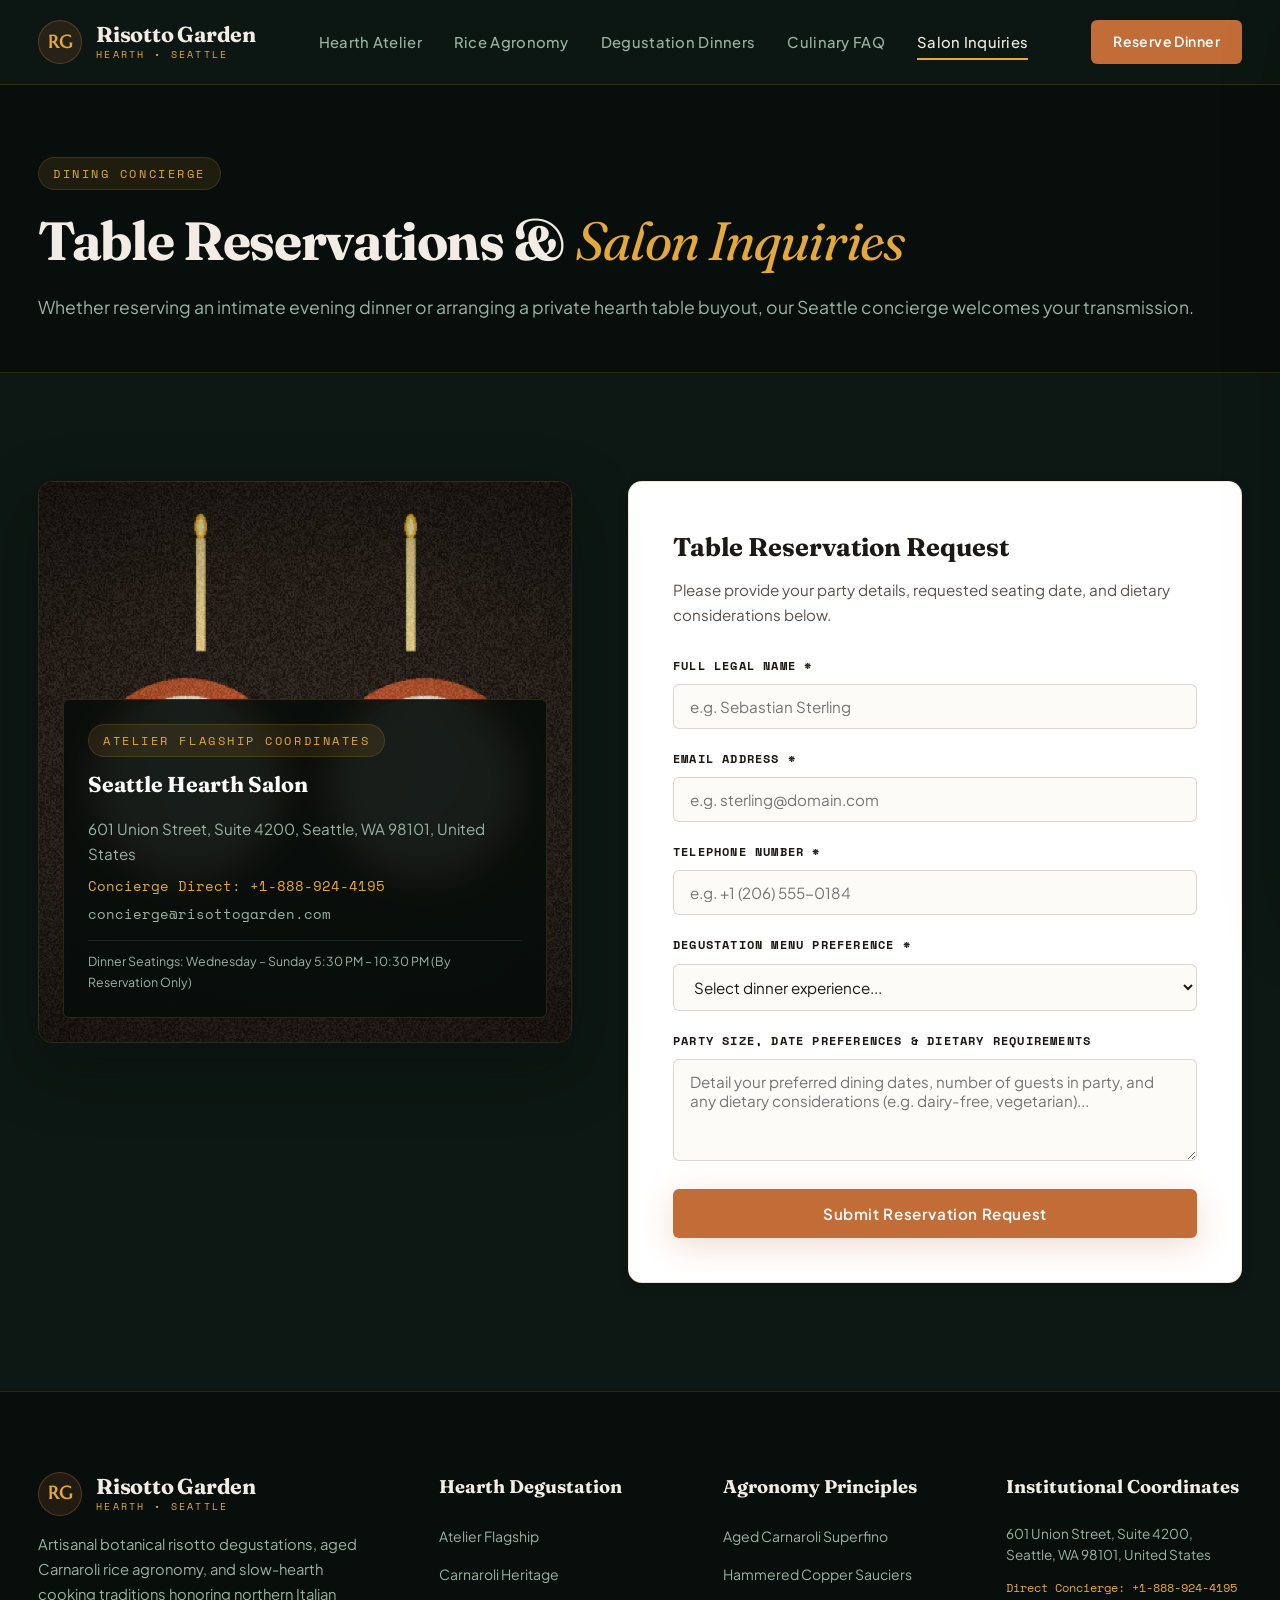
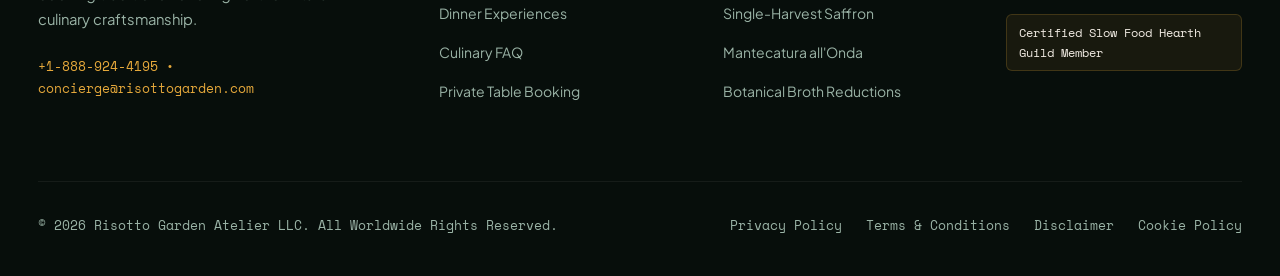
<file: contact.html>
<!DOCTYPE html>
<html lang="en">
<head>
  <meta charset="UTF-8">
  <meta name="viewport" content="width=device-width, initial-scale=1.0">
  <title>Table Reservations &amp; Inquiries | Risotto Garden</title>
  <meta name="description" content="Reserve an evening dinner table or inquire about private hearth dining at Risotto Garden. Located at 601 Union Street, Seattle, WA.">
  <link rel="canonical" href="https://risottogarden.com/contact.html">
  <!-- Google tag (gtag.js) -->
<script async src="https://www.googletagmanager.com/gtag/js?id=G-0LY0HY7L01"></script>
<script>
  window.dataLayer = window.dataLayer || [];
  function gtag(){dataLayer.push(arguments);}
  gtag('js', new Date());
  gtag('config', 'G-0LY0HY7L01');
</script>
  <link rel="preconnect" href="https://fonts.googleapis.com">
<link rel="preconnect" href="https://fonts.gstatic.com" crossorigin>
<link href="https://fonts.googleapis.com/css2?family=Fraunces:ital,opsz,wght@0,9..144,400;0,9..144,600;0,9..144,700;1,9..144,400&family=Marcellus&family=Plus+Jakarta+Sans:wght@300;400;500;600;700&family=Space+Mono:wght@400;700&display=swap" rel="stylesheet">
  <link rel="stylesheet" href="assets/css/style.css">
</head>
<body>
  <!-- Site Header (Rule 11) -->
  <header class="site-header">
    <div class="rg-container">
      <div class="rg-nav-container">
        <a href="index.html" class="rg-brand">
          <div class="rg-brand-crest">RG</div>
          <div class="rg-brand-text">
            Risotto Garden
            <small>Hearth &bull; Seattle</small>
          </div>
        </a>
        <nav class="rg-nav-menu">
          <a href="index.html" class="rg-nav-link ">Hearth Atelier</a>
          <a href="about.html" class="rg-nav-link ">Rice Agronomy</a>
          <a href="services.html" class="rg-nav-link ">Degustation Dinners</a>
          <a href="faq.html" class="rg-nav-link ">Culinary FAQ</a>
          <a href="contact.html" class="rg-nav-link active">Salon Inquiries</a>
        </nav>
        <div style="display: flex; align-items: center; gap: 16px;">
          <a href="contact.html" class="rg-nav-cta">Reserve Dinner</a>
          <button class="rg-hamburger" id="rg-hamburger" aria-label="Toggle Navigation">
            <span></span>
            <span></span>
            <span></span>
          </button>
        </div>
      </div>
    </div>
  </header>

  <!-- Mobile Drawer (Rule 11) -->
  <div class="mobile-drawer-backdrop" id="mobile-drawer-backdrop"></div>
  <div class="mobile-drawer" id="mobile-drawer">
    <div class="mobile-drawer-header">
      <div class="rg-brand">
        <div class="rg-brand-crest">RG</div>
        <div class="rg-brand-text">Risotto Garden</div>
      </div>
      <button class="mobile-drawer-close" id="mobile-drawer-close" aria-label="Close Drawer">&times;</button>
    </div>
    <div class="mobile-drawer-body">
      <a href="index.html" class="mobile-nav-link">Hearth Atelier</a>
      <a href="about.html" class="mobile-nav-link">Rice Agronomy &amp; Heritage</a>
      <a href="services.html" class="mobile-nav-link">Degustation Dinners</a>
      <a href="faq.html" class="mobile-nav-link">Culinary &amp; Sourcing FAQ</a>
      <a href="contact.html" class="mobile-nav-link">Salon Inquiries &amp; Table</a>
    </div>
    <div class="mobile-drawer-footer">
      <p style="margin-bottom: 8px; color: var(--rg-saffron); font-family: var(--rg-font-mono); font-size: 0.75rem;">SEATTLE CONCIERGE</p>
      <p style="margin-bottom: 6px;">+1-888-924-4195</p>
      <p><a href="mailto:concierge@risottogarden.com">concierge@risottogarden.com</a></p>
    </div>
  </div>

  <main>
    <section class="rg-policy-header">
      <div class="rg-container">
        <span class="rg-tag">Dining Concierge</span>
        <h1 class="rg-hero-title">Table Reservations &amp; <span>Salon Inquiries</span></h1>
        <p class="rg-hero-desc" style="margin-bottom: 0;">
          Whether reserving an intimate evening dinner or arranging a private hearth table buyout, our Seattle concierge welcomes your transmission.
        </p>
      </div>
    </section>

    <!-- Contact Split Layout: Asset 19 on Left, Form Card on Right -->
    <section class="rg-section rg-section-dark">
      <div class="rg-container">
        <div class="rg-contact-split">
          
          <!-- Feature Card with Asset 19 (Evening Table Setting) -->
          <div class="rg-contact-feature">
            <img src="assets/images/risottogarden_asset_19.jpg" alt="Private hearth dinner salon table setting with custom terracotta tableware beeswax tapers and linen" width="1200" height="800">
            <div class="rg-contact-overlay">
              <span class="rg-tag" style="margin-bottom: 10px;">Atelier Flagship Coordinates</span>
              <h3 style="font-family: var(--rg-font-display); font-size: 1.35rem; color: #ffffff; margin-bottom: 12px;">Seattle Hearth Salon</h3>
              <p style="font-size: 0.95rem; color: var(--rg-text-light-muted); margin-bottom: 8px;">601 Union Street, Suite 4200, Seattle, WA 98101, United States</p>
              <p style="font-family: var(--rg-font-mono); font-size: 0.85rem; color: var(--rg-saffron); margin-bottom: 6px;">Concierge Direct: +1-888-924-4195</p>
              <p style="font-family: var(--rg-font-mono); font-size: 0.85rem; color: var(--rg-text-light-muted);"><a href="mailto:concierge@risottogarden.com">concierge@risottogarden.com</a></p>
              <div style="margin-top: 14px; font-size: 0.775rem; color: var(--rg-text-light-muted); border-top: 1px solid rgba(255,255,255,0.1); padding-top: 10px;">
                Dinner Seatings: Wednesday &ndash; Sunday 5:30 PM &ndash; 10:30 PM (By Reservation Only)
              </div>
            </div>
          </div>

          <!-- Table Reservation Form -->
          <div class="rg-contact-form-card">
            <h3 style="font-family: var(--rg-font-display); font-size: 1.6rem; font-weight: 700; color: var(--rg-text-dark); margin-bottom: 8px;">Table Reservation Request</h3>
            <p style="font-size: 0.95rem; color: var(--rg-text-dark-muted); margin-bottom: 28px;">
              Please provide your party details, requested seating date, and dietary considerations below.
            </p>

            <form id="rg-contact-form">
              <div class="rg-form-group">
                <label class="rg-form-label" for="guest-name">Full Legal Name *</label>
                <input class="rg-form-input" type="text" id="guest-name" name="name" required placeholder="e.g. Sebastian Sterling">
              </div>

              <div class="rg-form-group">
                <label class="rg-form-label" for="guest-email">Email Address *</label>
                <input class="rg-form-input" type="email" id="guest-email" name="email" required placeholder="e.g. sterling@domain.com">
              </div>

              <div class="rg-form-group">
                <label class="rg-form-label" for="guest-phone">Telephone Number *</label>
                <input class="rg-form-input" type="tel" id="guest-phone" name="phone" required placeholder="e.g. +1 (206) 555-0184">
              </div>

              <div class="rg-form-group">
                <label class="rg-form-label" for="tasting-type">Degustation Menu Preference *</label>
                <select class="rg-form-select" id="tasting-type" name="tasting" required>
                  <option value="">Select dinner experience...</option>
                  <option value="hearth">The Hearth Tasting (4 Courses)</option>
                  <option value="symphony">The Saffron &amp; Truffle Symphony (6 Courses)</option>
                  <option value="chefs">Chef's Hearth Salon Seating (8 Courses)</option>
                  <option value="private">Private Hearth Table Buyout (6-14 Guests)</option>
                  <option value="masterclass">Twilight Rice Masterclass &amp; Dinner</option>
                </select>
              </div>

              <div class="rg-form-group">
                <label class="rg-form-label" for="guest-notes">Party Size, Date Preferences &amp; Dietary Requirements</label>
                <textarea class="rg-form-textarea" id="guest-notes" name="notes" rows="4" placeholder="Detail your preferred dining dates, number of guests in party, and any dietary considerations (e.g. dairy-free, vegetarian)..."></textarea>
              </div>

              <button type="submit" class="rg-btn rg-btn-terracotta" style="width: 100%; justify-content: center; padding: 14px;">
                Submit Reservation Request
              </button>
            </form>
          </div>

        </div>
      </div>
    </section>
  </main>

  <!-- Semantic Site Footer -->
  <footer class="rg-footer">
    <div class="rg-container">
      <div class="rg-footer-grid">
        <div class="rg-footer-brand">
          <div class="rg-brand">
            <div class="rg-brand-crest">RG</div>
            <div class="rg-brand-text">
              Risotto Garden
              <small>Hearth &bull; Seattle</small>
            </div>
          </div>
          <p>Artisanal botanical risotto degustations, aged Carnaroli rice agronomy, and slow-hearth cooking traditions honoring northern Italian culinary craftsmanship.</p>
          <div style="font-family: var(--rg-font-mono); font-size: 0.8rem; color: var(--rg-saffron);">
            +1-888-924-4195 &bull; concierge@risottogarden.com
          </div>
        </div>
        <div class="rg-footer-col">
          <h4>Hearth Degustation</h4>
          <ul class="rg-footer-links">
            <li><a href="index.html">Atelier Flagship</a></li>
            <li><a href="about.html">Carnaroli Heritage</a></li>
            <li><a href="services.html">Dinner Experiences</a></li>
            <li><a href="faq.html">Culinary FAQ</a></li>
            <li><a href="contact.html">Private Table Booking</a></li>
          </ul>
        </div>
        <div class="rg-footer-col">
          <h4>Agronomy Principles</h4>
          <ul class="rg-footer-links">
            <li><a href="about.html">Aged Carnaroli Superfino</a></li>
            <li><a href="about.html">Hammered Copper Sauciers</a></li>
            <li><a href="about.html">Single-Harvest Saffron</a></li>
            <li><a href="about.html">Mantecatura all'Onda</a></li>
            <li><a href="about.html">Botanical Broth Reductions</a></li>
          </ul>
        </div>
        <div class="rg-footer-col">
          <h4>Institutional Coordinates</h4>
          <p style="font-size: 0.85rem; line-height: 1.6; margin-bottom: 12px; color: var(--rg-text-light-muted);">
            601 Union Street, Suite 4200, Seattle, WA 98101, United States
          </p>
          <p style="font-family: var(--rg-font-mono); font-size: 0.75rem; color: var(--rg-saffron); margin-bottom: 16px;">
            Direct Concierge: +1-888-924-4195
          </p>
          <div style="padding: 8px 12px; background: rgba(229,168,59,0.08); border: 1px solid rgba(229,168,59,0.2); border-radius: 6px; font-size: 0.725rem; font-family: var(--rg-font-mono); color: var(--rg-text-light);">
            Certified Slow Food Hearth Guild Member
          </div>
        </div>
      </div>
      <div class="rg-footer-bottom">
        <div>&copy; 2026 Risotto Garden Atelier LLC. All Worldwide Rights Reserved.</div>
        <div class="rg-footer-legal-links">
          <a href="privacy-policy.html">Privacy Policy</a>
          <a href="terms-and-conditions.html">Terms &amp; Conditions</a>
          <a href="disclaimer.html">Disclaimer</a>
          <a href="cookie-policy.html">Cookie Policy</a>
        </div>
      </div>
    </div>
  </footer>
  <script src="assets/js/script.js"></script>
  <script src="assets/js/main.js"></script>
</body>
</html>
</file>
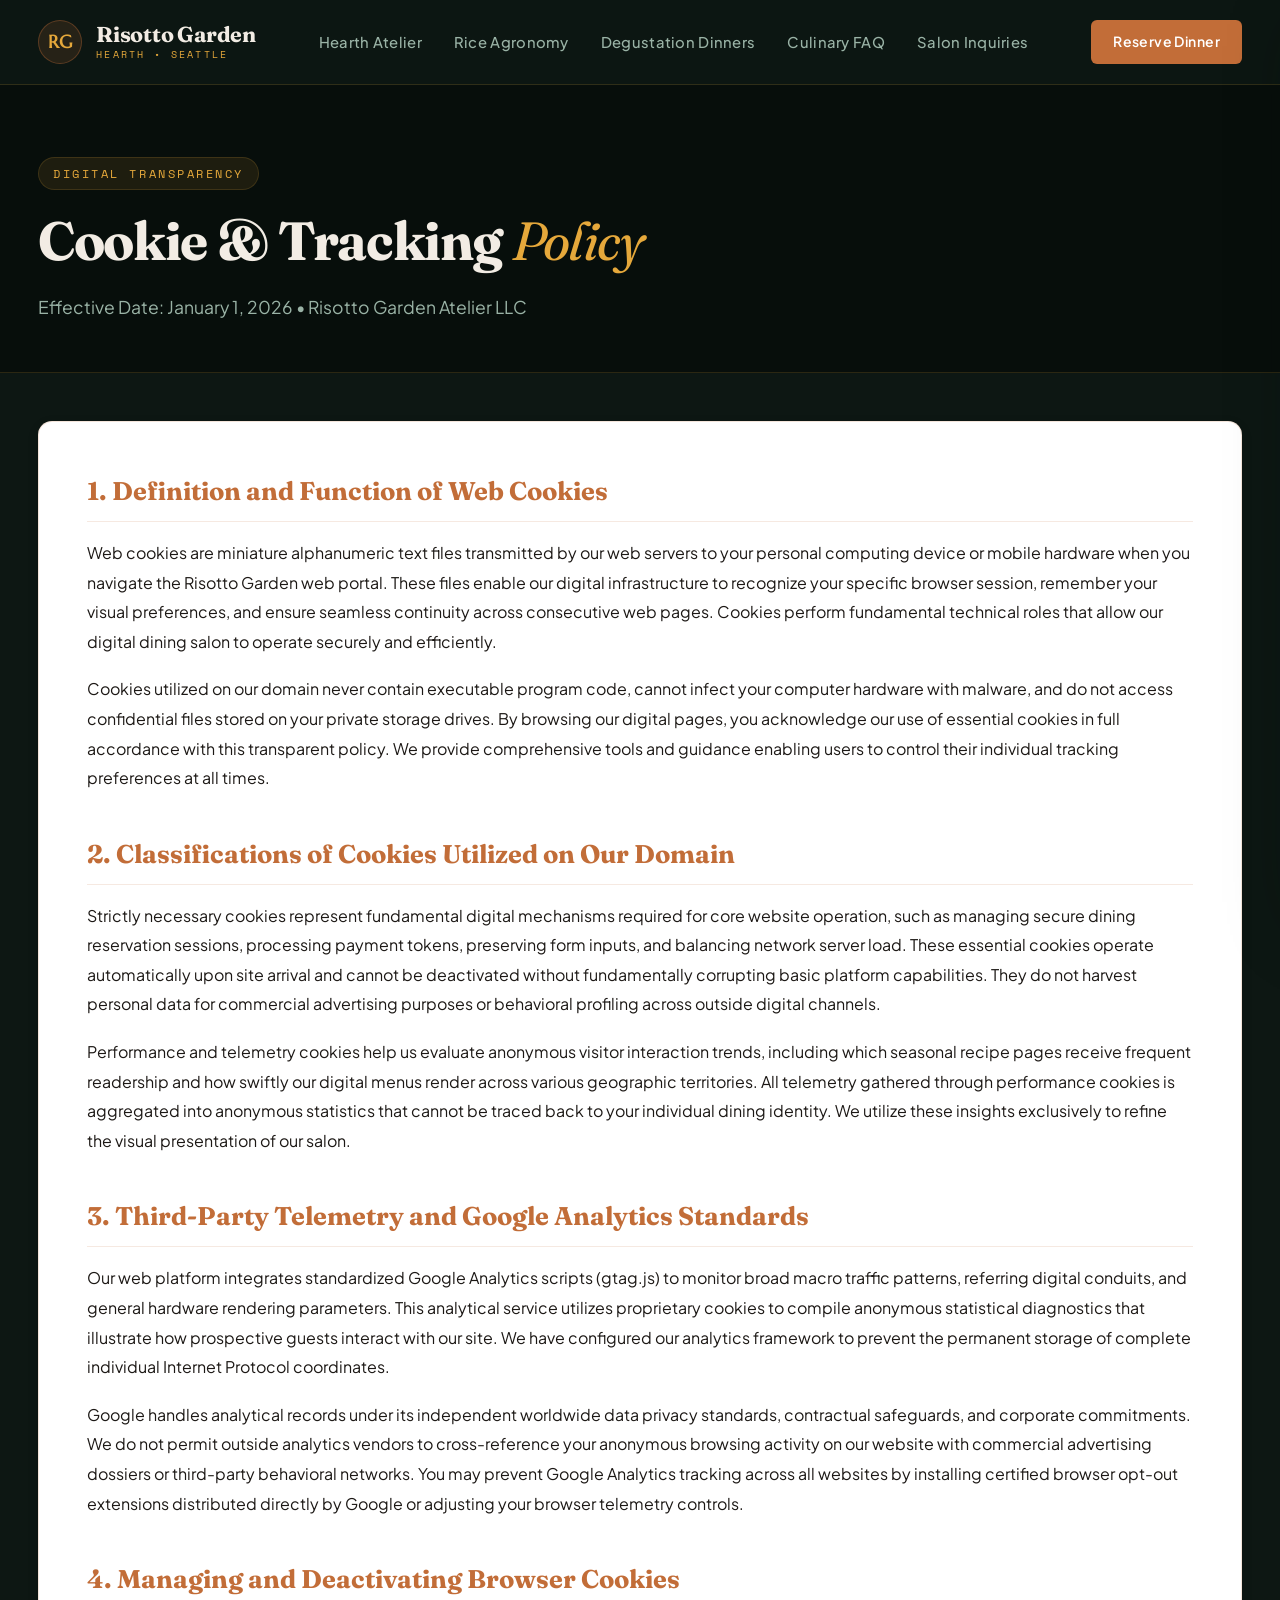
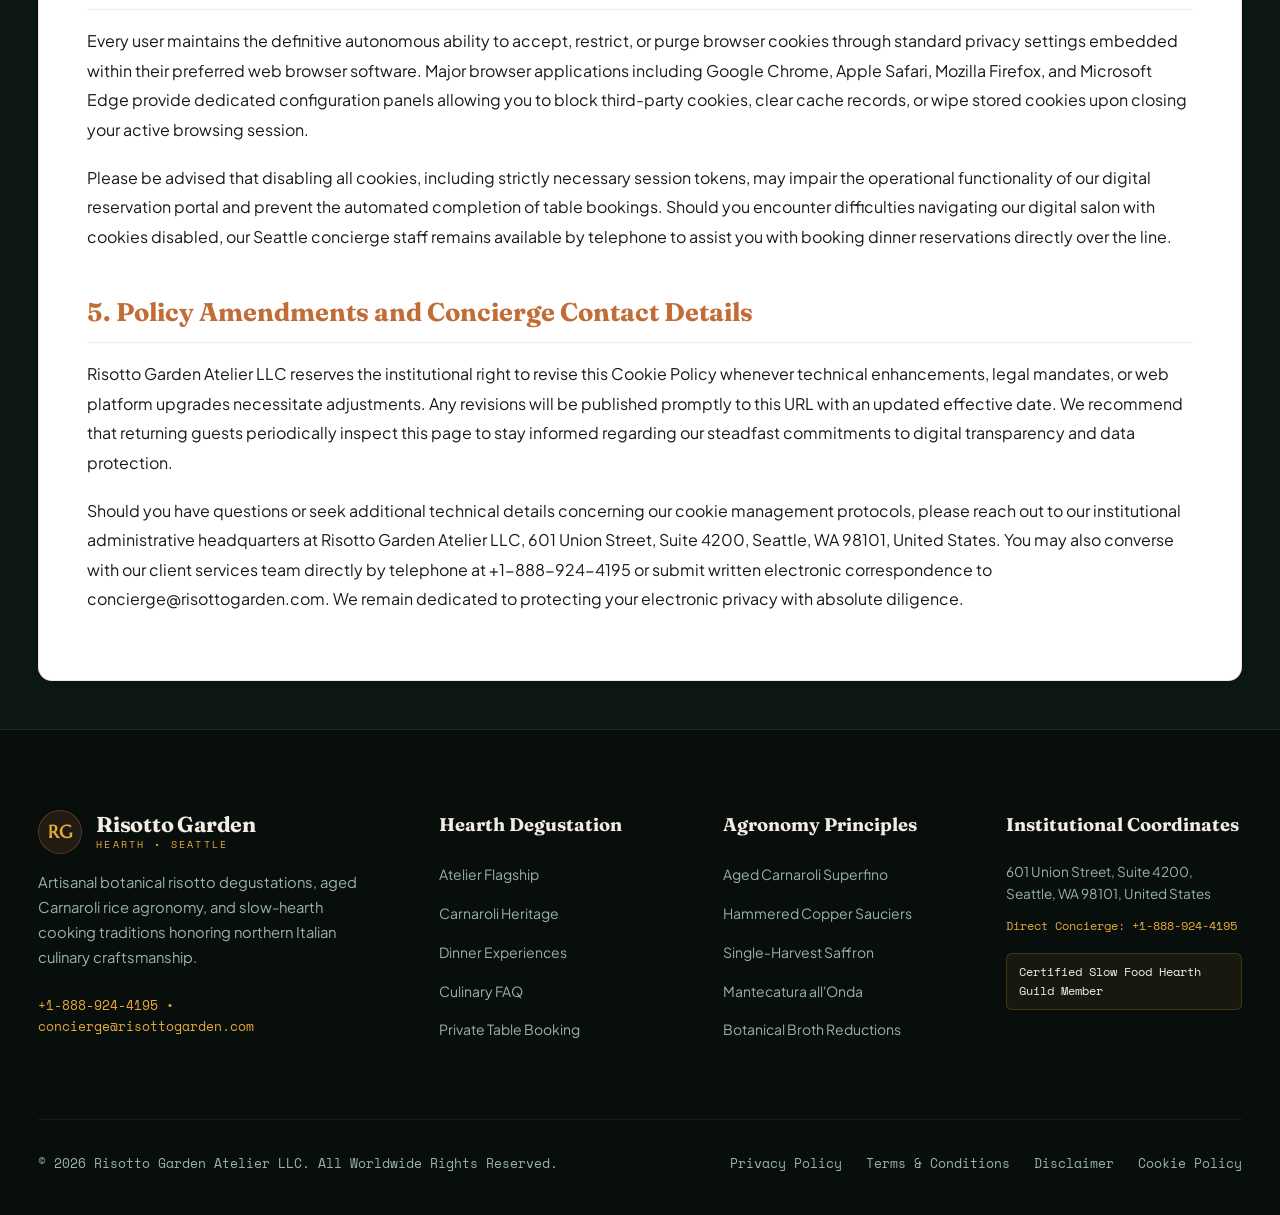
<file: cookie-policy.html>
<!DOCTYPE html>
<html lang="en">
<head>
  <meta charset="UTF-8">
  <meta name="viewport" content="width=device-width, initial-scale=1.0">
  <title>Cookie Policy | Risotto Garden</title>
  <meta name="description" content="Cookie Policy for Risotto Garden Hearth &amp; Atelier. Review our transparent cookie management, analytics tracking protocols, and consent controls.">
  <link rel="canonical" href="https://risottogarden.com/cookie-policy.html">
  <!-- Google tag (gtag.js) -->
<script async src="https://www.googletagmanager.com/gtag/js?id=G-0LY0HY7L01"></script>
<script>
  window.dataLayer = window.dataLayer || [];
  function gtag(){dataLayer.push(arguments);}
  gtag('js', new Date());
  gtag('config', 'G-0LY0HY7L01');
</script>
  <link rel="preconnect" href="https://fonts.googleapis.com">
<link rel="preconnect" href="https://fonts.gstatic.com" crossorigin>
<link href="https://fonts.googleapis.com/css2?family=Fraunces:ital,opsz,wght@0,9..144,400;0,9..144,600;0,9..144,700;1,9..144,400&family=Marcellus&family=Plus+Jakarta+Sans:wght@300;400;500;600;700&family=Space+Mono:wght@400;700&display=swap" rel="stylesheet">
  <link rel="stylesheet" href="assets/css/style.css">
</head>
<body>
  <!-- Site Header (Rule 11) -->
  <header class="site-header">
    <div class="rg-container">
      <div class="rg-nav-container">
        <a href="index.html" class="rg-brand">
          <div class="rg-brand-crest">RG</div>
          <div class="rg-brand-text">
            Risotto Garden
            <small>Hearth &bull; Seattle</small>
          </div>
        </a>
        <nav class="rg-nav-menu">
          <a href="index.html" class="rg-nav-link ">Hearth Atelier</a>
          <a href="about.html" class="rg-nav-link ">Rice Agronomy</a>
          <a href="services.html" class="rg-nav-link ">Degustation Dinners</a>
          <a href="faq.html" class="rg-nav-link ">Culinary FAQ</a>
          <a href="contact.html" class="rg-nav-link ">Salon Inquiries</a>
        </nav>
        <div style="display: flex; align-items: center; gap: 16px;">
          <a href="contact.html" class="rg-nav-cta">Reserve Dinner</a>
          <button class="rg-hamburger" id="rg-hamburger" aria-label="Toggle Navigation">
            <span></span>
            <span></span>
            <span></span>
          </button>
        </div>
      </div>
    </div>
  </header>

  <!-- Mobile Drawer (Rule 11) -->
  <div class="mobile-drawer-backdrop" id="mobile-drawer-backdrop"></div>
  <div class="mobile-drawer" id="mobile-drawer">
    <div class="mobile-drawer-header">
      <div class="rg-brand">
        <div class="rg-brand-crest">RG</div>
        <div class="rg-brand-text">Risotto Garden</div>
      </div>
      <button class="mobile-drawer-close" id="mobile-drawer-close" aria-label="Close Drawer">&times;</button>
    </div>
    <div class="mobile-drawer-body">
      <a href="index.html" class="mobile-nav-link">Hearth Atelier</a>
      <a href="about.html" class="mobile-nav-link">Rice Agronomy &amp; Heritage</a>
      <a href="services.html" class="mobile-nav-link">Degustation Dinners</a>
      <a href="faq.html" class="mobile-nav-link">Culinary &amp; Sourcing FAQ</a>
      <a href="contact.html" class="mobile-nav-link">Salon Inquiries &amp; Table</a>
    </div>
    <div class="mobile-drawer-footer">
      <p style="margin-bottom: 8px; color: var(--rg-saffron); font-family: var(--rg-font-mono); font-size: 0.75rem;">SEATTLE CONCIERGE</p>
      <p style="margin-bottom: 6px;">+1-888-924-4195</p>
      <p><a href="mailto:concierge@risottogarden.com">concierge@risottogarden.com</a></p>
    </div>
  </div>

  <main>
    <section class="rg-policy-header">
      <div class="rg-container">
        <span class="rg-tag">Digital Transparency</span>
        <h1 class="rg-hero-title">Cookie &amp; Tracking <span>Policy</span></h1>
        <p class="rg-hero-desc" style="margin-bottom: 0;">Effective Date: January 1, 2026 &bull; Risotto Garden Atelier LLC</p>
      </div>
    </section>

    <div class="rg-container">
      <div class="rg-policy-content">
        
        <div class="rg-policy-section">
          <h2>1. Definition and Function of Web Cookies</h2>
          <p class="rg-policy-p">
            Web cookies are miniature alphanumeric text files transmitted by our web servers to your personal computing device or mobile hardware when you navigate the Risotto Garden web portal. These files enable our digital infrastructure to recognize your specific browser session, remember your visual preferences, and ensure seamless continuity across consecutive web pages. Cookies perform fundamental technical roles that allow our digital dining salon to operate securely and efficiently.
          </p>
          <p class="rg-policy-p">
            Cookies utilized on our domain never contain executable program code, cannot infect your computer hardware with malware, and do not access confidential files stored on your private storage drives. By browsing our digital pages, you acknowledge our use of essential cookies in full accordance with this transparent policy. We provide comprehensive tools and guidance enabling users to control their individual tracking preferences at all times.
          </p>
        </div>

        <div class="rg-policy-section">
          <h2>2. Classifications of Cookies Utilized on Our Domain</h2>
          <p class="rg-policy-p">
            Strictly necessary cookies represent fundamental digital mechanisms required for core website operation, such as managing secure dining reservation sessions, processing payment tokens, preserving form inputs, and balancing network server load. These essential cookies operate automatically upon site arrival and cannot be deactivated without fundamentally corrupting basic platform capabilities. They do not harvest personal data for commercial advertising purposes or behavioral profiling across outside digital channels.
          </p>
          <p class="rg-policy-p">
            Performance and telemetry cookies help us evaluate anonymous visitor interaction trends, including which seasonal recipe pages receive frequent readership and how swiftly our digital menus render across various geographic territories. All telemetry gathered through performance cookies is aggregated into anonymous statistics that cannot be traced back to your individual dining identity. We utilize these insights exclusively to refine the visual presentation of our salon.
          </p>
        </div>

        <div class="rg-policy-section">
          <h2>3. Third-Party Telemetry and Google Analytics Standards</h2>
          <p class="rg-policy-p">
            Our web platform integrates standardized Google Analytics scripts (gtag.js) to monitor broad macro traffic patterns, referring digital conduits, and general hardware rendering parameters. This analytical service utilizes proprietary cookies to compile anonymous statistical diagnostics that illustrate how prospective guests interact with our site. We have configured our analytics framework to prevent the permanent storage of complete individual Internet Protocol coordinates.
          </p>
          <p class="rg-policy-p">
            Google handles analytical records under its independent worldwide data privacy standards, contractual safeguards, and corporate commitments. We do not permit outside analytics vendors to cross-reference your anonymous browsing activity on our website with commercial advertising dossiers or third-party behavioral networks. You may prevent Google Analytics tracking across all websites by installing certified browser opt-out extensions distributed directly by Google or adjusting your browser telemetry controls.
          </p>
        </div>

        <div class="rg-policy-section">
          <h2>4. Managing and Deactivating Browser Cookies</h2>
          <p class="rg-policy-p">
            Every user maintains the definitive autonomous ability to accept, restrict, or purge browser cookies through standard privacy settings embedded within their preferred web browser software. Major browser applications including Google Chrome, Apple Safari, Mozilla Firefox, and Microsoft Edge provide dedicated configuration panels allowing you to block third-party cookies, clear cache records, or wipe stored cookies upon closing your active browsing session.
          </p>
          <p class="rg-policy-p">
            Please be advised that disabling all cookies, including strictly necessary session tokens, may impair the operational functionality of our digital reservation portal and prevent the automated completion of table bookings. Should you encounter difficulties navigating our digital salon with cookies disabled, our Seattle concierge staff remains available by telephone to assist you with booking dinner reservations directly over the line.
          </p>
        </div>

        <div class="rg-policy-section">
          <h2>5. Policy Amendments and Concierge Contact Details</h2>
          <p class="rg-policy-p">
            Risotto Garden Atelier LLC reserves the institutional right to revise this Cookie Policy whenever technical enhancements, legal mandates, or web platform upgrades necessitate adjustments. Any revisions will be published promptly to this URL with an updated effective date. We recommend that returning guests periodically inspect this page to stay informed regarding our steadfast commitments to digital transparency and data protection.
          </p>
          <p class="rg-policy-p">
            Should you have questions or seek additional technical details concerning our cookie management protocols, please reach out to our institutional administrative headquarters at Risotto Garden Atelier LLC, 601 Union Street, Suite 4200, Seattle, WA 98101, United States. You may also converse with our client services team directly by telephone at +1-888-924-4195 or submit written electronic correspondence to concierge@risottogarden.com. We remain dedicated to protecting your electronic privacy with absolute diligence.
          </p>
        </div>

      </div>
    </div>
  </main>

  <!-- Semantic Site Footer -->
  <footer class="rg-footer">
    <div class="rg-container">
      <div class="rg-footer-grid">
        <div class="rg-footer-brand">
          <div class="rg-brand">
            <div class="rg-brand-crest">RG</div>
            <div class="rg-brand-text">
              Risotto Garden
              <small>Hearth &bull; Seattle</small>
            </div>
          </div>
          <p>Artisanal botanical risotto degustations, aged Carnaroli rice agronomy, and slow-hearth cooking traditions honoring northern Italian culinary craftsmanship.</p>
          <div style="font-family: var(--rg-font-mono); font-size: 0.8rem; color: var(--rg-saffron);">
            +1-888-924-4195 &bull; concierge@risottogarden.com
          </div>
        </div>
        <div class="rg-footer-col">
          <h4>Hearth Degustation</h4>
          <ul class="rg-footer-links">
            <li><a href="index.html">Atelier Flagship</a></li>
            <li><a href="about.html">Carnaroli Heritage</a></li>
            <li><a href="services.html">Dinner Experiences</a></li>
            <li><a href="faq.html">Culinary FAQ</a></li>
            <li><a href="contact.html">Private Table Booking</a></li>
          </ul>
        </div>
        <div class="rg-footer-col">
          <h4>Agronomy Principles</h4>
          <ul class="rg-footer-links">
            <li><a href="about.html">Aged Carnaroli Superfino</a></li>
            <li><a href="about.html">Hammered Copper Sauciers</a></li>
            <li><a href="about.html">Single-Harvest Saffron</a></li>
            <li><a href="about.html">Mantecatura all'Onda</a></li>
            <li><a href="about.html">Botanical Broth Reductions</a></li>
          </ul>
        </div>
        <div class="rg-footer-col">
          <h4>Institutional Coordinates</h4>
          <p style="font-size: 0.85rem; line-height: 1.6; margin-bottom: 12px; color: var(--rg-text-light-muted);">
            601 Union Street, Suite 4200, Seattle, WA 98101, United States
          </p>
          <p style="font-family: var(--rg-font-mono); font-size: 0.75rem; color: var(--rg-saffron); margin-bottom: 16px;">
            Direct Concierge: +1-888-924-4195
          </p>
          <div style="padding: 8px 12px; background: rgba(229,168,59,0.08); border: 1px solid rgba(229,168,59,0.2); border-radius: 6px; font-size: 0.725rem; font-family: var(--rg-font-mono); color: var(--rg-text-light);">
            Certified Slow Food Hearth Guild Member
          </div>
        </div>
      </div>
      <div class="rg-footer-bottom">
        <div>&copy; 2026 Risotto Garden Atelier LLC. All Worldwide Rights Reserved.</div>
        <div class="rg-footer-legal-links">
          <a href="privacy-policy.html">Privacy Policy</a>
          <a href="terms-and-conditions.html">Terms &amp; Conditions</a>
          <a href="disclaimer.html">Disclaimer</a>
          <a href="cookie-policy.html">Cookie Policy</a>
        </div>
      </div>
    </div>
  </footer>
  <script src="assets/js/script.js"></script>
  <script src="assets/js/main.js"></script>
</body>
</html>
</file>
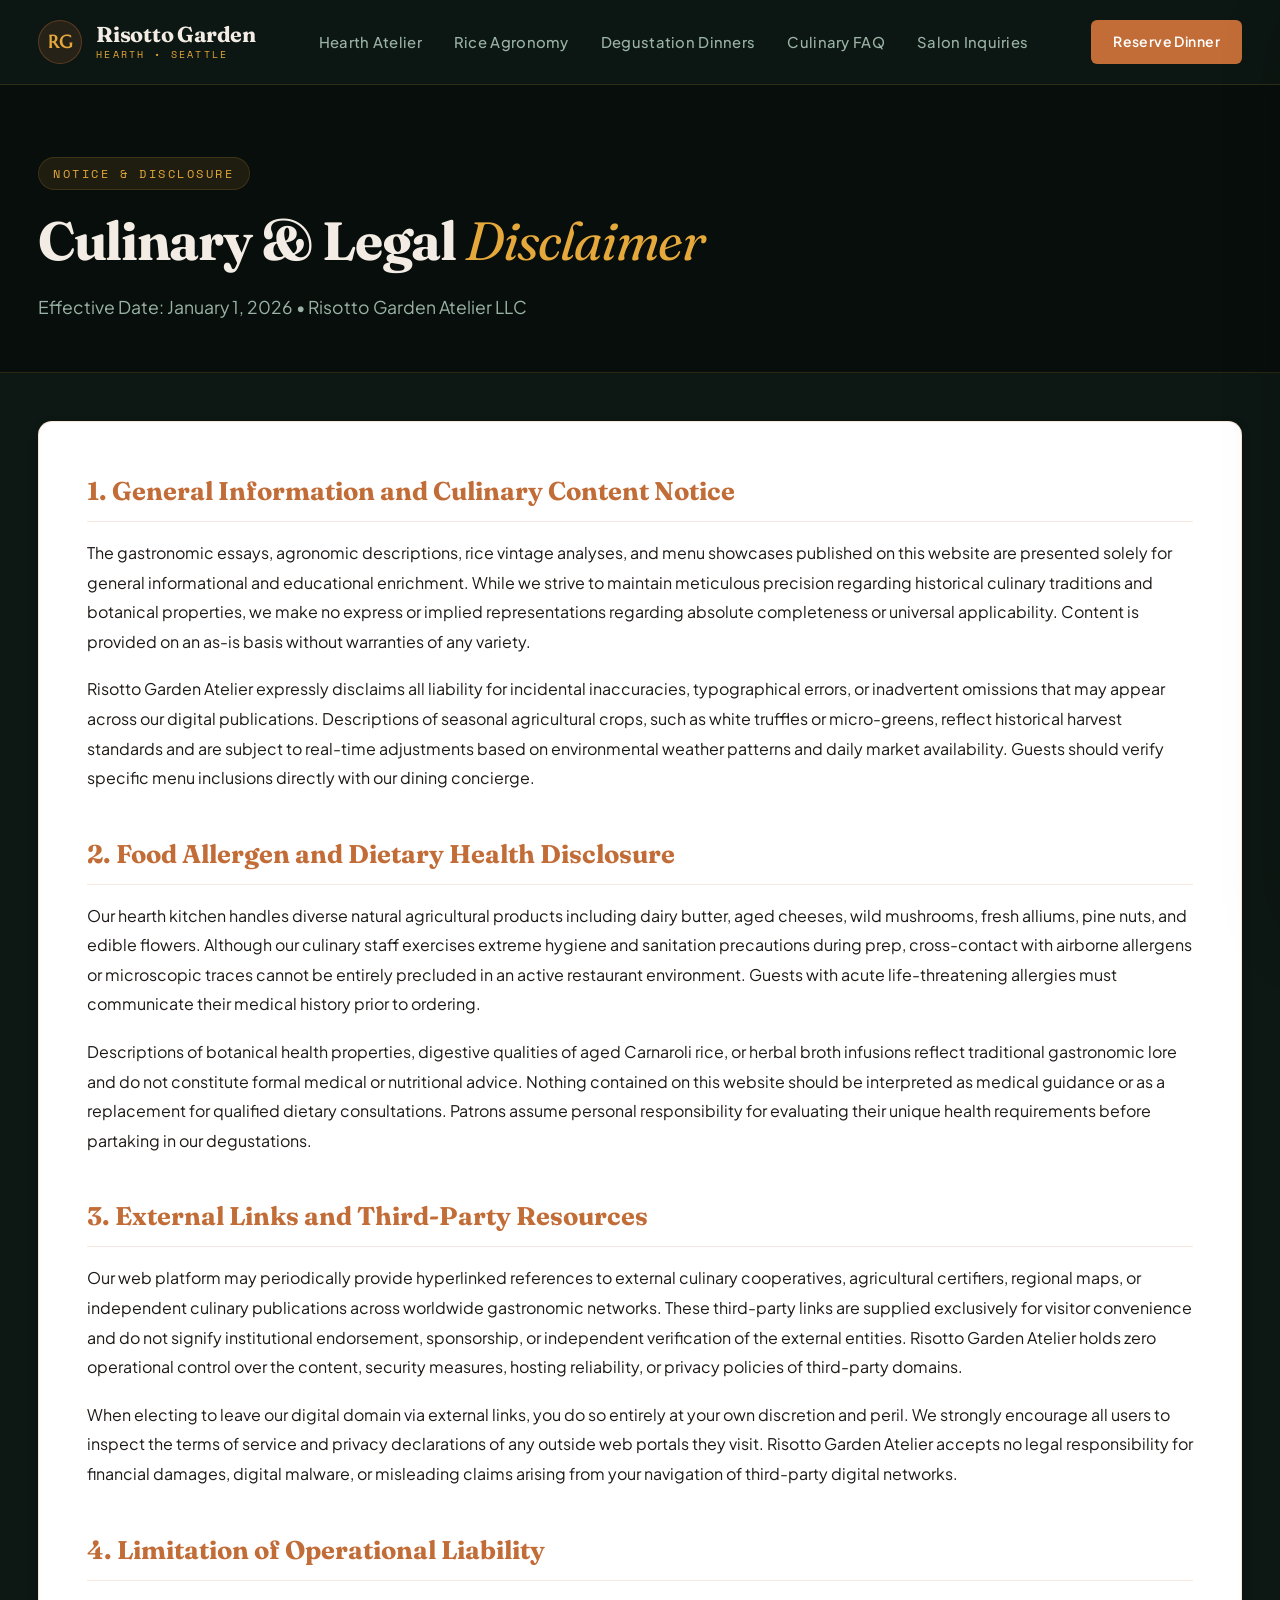
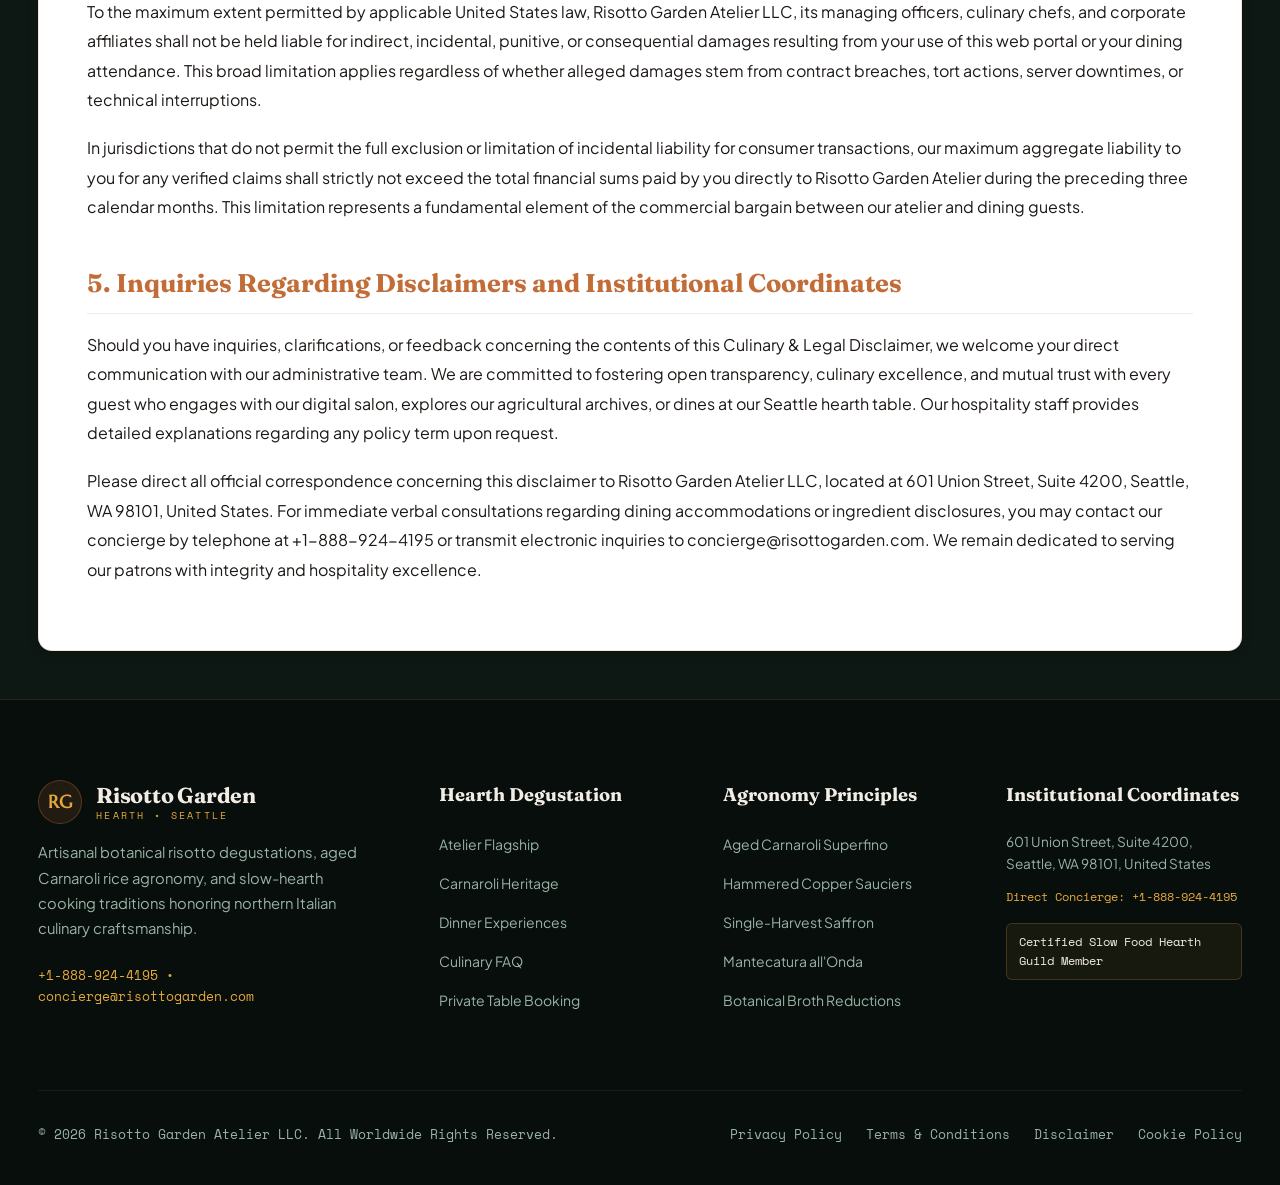
<file: disclaimer.html>
<!DOCTYPE html>
<html lang="en">
<head>
  <meta charset="UTF-8">
  <meta name="viewport" content="width=device-width, initial-scale=1.0">
  <title>Disclaimer | Risotto Garden</title>
  <meta name="description" content="Legal and culinary disclaimer regarding ingredient disclosures, allergen notifications, and web information accuracy for Risotto Garden.">
  <link rel="canonical" href="https://risottogarden.com/disclaimer.html">
  <!-- Google tag (gtag.js) -->
<script async src="https://www.googletagmanager.com/gtag/js?id=G-0LY0HY7L01"></script>
<script>
  window.dataLayer = window.dataLayer || [];
  function gtag(){dataLayer.push(arguments);}
  gtag('js', new Date());
  gtag('config', 'G-0LY0HY7L01');
</script>
  <link rel="preconnect" href="https://fonts.googleapis.com">
<link rel="preconnect" href="https://fonts.gstatic.com" crossorigin>
<link href="https://fonts.googleapis.com/css2?family=Fraunces:ital,opsz,wght@0,9..144,400;0,9..144,600;0,9..144,700;1,9..144,400&family=Marcellus&family=Plus+Jakarta+Sans:wght@300;400;500;600;700&family=Space+Mono:wght@400;700&display=swap" rel="stylesheet">
  <link rel="stylesheet" href="assets/css/style.css">
</head>
<body>
  <!-- Site Header (Rule 11) -->
  <header class="site-header">
    <div class="rg-container">
      <div class="rg-nav-container">
        <a href="index.html" class="rg-brand">
          <div class="rg-brand-crest">RG</div>
          <div class="rg-brand-text">
            Risotto Garden
            <small>Hearth &bull; Seattle</small>
          </div>
        </a>
        <nav class="rg-nav-menu">
          <a href="index.html" class="rg-nav-link ">Hearth Atelier</a>
          <a href="about.html" class="rg-nav-link ">Rice Agronomy</a>
          <a href="services.html" class="rg-nav-link ">Degustation Dinners</a>
          <a href="faq.html" class="rg-nav-link ">Culinary FAQ</a>
          <a href="contact.html" class="rg-nav-link ">Salon Inquiries</a>
        </nav>
        <div style="display: flex; align-items: center; gap: 16px;">
          <a href="contact.html" class="rg-nav-cta">Reserve Dinner</a>
          <button class="rg-hamburger" id="rg-hamburger" aria-label="Toggle Navigation">
            <span></span>
            <span></span>
            <span></span>
          </button>
        </div>
      </div>
    </div>
  </header>

  <!-- Mobile Drawer (Rule 11) -->
  <div class="mobile-drawer-backdrop" id="mobile-drawer-backdrop"></div>
  <div class="mobile-drawer" id="mobile-drawer">
    <div class="mobile-drawer-header">
      <div class="rg-brand">
        <div class="rg-brand-crest">RG</div>
        <div class="rg-brand-text">Risotto Garden</div>
      </div>
      <button class="mobile-drawer-close" id="mobile-drawer-close" aria-label="Close Drawer">&times;</button>
    </div>
    <div class="mobile-drawer-body">
      <a href="index.html" class="mobile-nav-link">Hearth Atelier</a>
      <a href="about.html" class="mobile-nav-link">Rice Agronomy &amp; Heritage</a>
      <a href="services.html" class="mobile-nav-link">Degustation Dinners</a>
      <a href="faq.html" class="mobile-nav-link">Culinary &amp; Sourcing FAQ</a>
      <a href="contact.html" class="mobile-nav-link">Salon Inquiries &amp; Table</a>
    </div>
    <div class="mobile-drawer-footer">
      <p style="margin-bottom: 8px; color: var(--rg-saffron); font-family: var(--rg-font-mono); font-size: 0.75rem;">SEATTLE CONCIERGE</p>
      <p style="margin-bottom: 6px;">+1-888-924-4195</p>
      <p><a href="mailto:concierge@risottogarden.com">concierge@risottogarden.com</a></p>
    </div>
  </div>

  <main>
    <section class="rg-policy-header">
      <div class="rg-container">
        <span class="rg-tag">Notice &amp; Disclosure</span>
        <h1 class="rg-hero-title">Culinary &amp; Legal <span>Disclaimer</span></h1>
        <p class="rg-hero-desc" style="margin-bottom: 0;">Effective Date: January 1, 2026 &bull; Risotto Garden Atelier LLC</p>
      </div>
    </section>

    <div class="rg-container">
      <div class="rg-policy-content">
        
        <div class="rg-policy-section">
          <h2>1. General Information and Culinary Content Notice</h2>
          <p class="rg-policy-p">
            The gastronomic essays, agronomic descriptions, rice vintage analyses, and menu showcases published on this website are presented solely for general informational and educational enrichment. While we strive to maintain meticulous precision regarding historical culinary traditions and botanical properties, we make no express or implied representations regarding absolute completeness or universal applicability. Content is provided on an as-is basis without warranties of any variety.
          </p>
          <p class="rg-policy-p">
            Risotto Garden Atelier expressly disclaims all liability for incidental inaccuracies, typographical errors, or inadvertent omissions that may appear across our digital publications. Descriptions of seasonal agricultural crops, such as white truffles or micro-greens, reflect historical harvest standards and are subject to real-time adjustments based on environmental weather patterns and daily market availability. Guests should verify specific menu inclusions directly with our dining concierge.
          </p>
        </div>

        <div class="rg-policy-section">
          <h2>2. Food Allergen and Dietary Health Disclosure</h2>
          <p class="rg-policy-p">
            Our hearth kitchen handles diverse natural agricultural products including dairy butter, aged cheeses, wild mushrooms, fresh alliums, pine nuts, and edible flowers. Although our culinary staff exercises extreme hygiene and sanitation precautions during prep, cross-contact with airborne allergens or microscopic traces cannot be entirely precluded in an active restaurant environment. Guests with acute life-threatening allergies must communicate their medical history prior to ordering.
          </p>
          <p class="rg-policy-p">
            Descriptions of botanical health properties, digestive qualities of aged Carnaroli rice, or herbal broth infusions reflect traditional gastronomic lore and do not constitute formal medical or nutritional advice. Nothing contained on this website should be interpreted as medical guidance or as a replacement for qualified dietary consultations. Patrons assume personal responsibility for evaluating their unique health requirements before partaking in our degustations.
          </p>
        </div>

        <div class="rg-policy-section">
          <h2>3. External Links and Third-Party Resources</h2>
          <p class="rg-policy-p">
            Our web platform may periodically provide hyperlinked references to external culinary cooperatives, agricultural certifiers, regional maps, or independent culinary publications across worldwide gastronomic networks. These third-party links are supplied exclusively for visitor convenience and do not signify institutional endorsement, sponsorship, or independent verification of the external entities. Risotto Garden Atelier holds zero operational control over the content, security measures, hosting reliability, or privacy policies of third-party domains.
          </p>
          <p class="rg-policy-p">
            When electing to leave our digital domain via external links, you do so entirely at your own discretion and peril. We strongly encourage all users to inspect the terms of service and privacy declarations of any outside web portals they visit. Risotto Garden Atelier accepts no legal responsibility for financial damages, digital malware, or misleading claims arising from your navigation of third-party digital networks.
          </p>
        </div>

        <div class="rg-policy-section">
          <h2>4. Limitation of Operational Liability</h2>
          <p class="rg-policy-p">
            To the maximum extent permitted by applicable United States law, Risotto Garden Atelier LLC, its managing officers, culinary chefs, and corporate affiliates shall not be held liable for indirect, incidental, punitive, or consequential damages resulting from your use of this web portal or your dining attendance. This broad limitation applies regardless of whether alleged damages stem from contract breaches, tort actions, server downtimes, or technical interruptions.
          </p>
          <p class="rg-policy-p">
            In jurisdictions that do not permit the full exclusion or limitation of incidental liability for consumer transactions, our maximum aggregate liability to you for any verified claims shall strictly not exceed the total financial sums paid by you directly to Risotto Garden Atelier during the preceding three calendar months. This limitation represents a fundamental element of the commercial bargain between our atelier and dining guests.
          </p>
        </div>

        <div class="rg-policy-section">
          <h2>5. Inquiries Regarding Disclaimers and Institutional Coordinates</h2>
          <p class="rg-policy-p">
            Should you have inquiries, clarifications, or feedback concerning the contents of this Culinary &amp; Legal Disclaimer, we welcome your direct communication with our administrative team. We are committed to fostering open transparency, culinary excellence, and mutual trust with every guest who engages with our digital salon, explores our agricultural archives, or dines at our Seattle hearth table. Our hospitality staff provides detailed explanations regarding any policy term upon request.
          </p>
          <p class="rg-policy-p">
            Please direct all official correspondence concerning this disclaimer to Risotto Garden Atelier LLC, located at 601 Union Street, Suite 4200, Seattle, WA 98101, United States. For immediate verbal consultations regarding dining accommodations or ingredient disclosures, you may contact our concierge by telephone at +1-888-924-4195 or transmit electronic inquiries to concierge@risottogarden.com. We remain dedicated to serving our patrons with integrity and hospitality excellence.
          </p>
        </div>

      </div>
    </div>
  </main>

  <!-- Semantic Site Footer -->
  <footer class="rg-footer">
    <div class="rg-container">
      <div class="rg-footer-grid">
        <div class="rg-footer-brand">
          <div class="rg-brand">
            <div class="rg-brand-crest">RG</div>
            <div class="rg-brand-text">
              Risotto Garden
              <small>Hearth &bull; Seattle</small>
            </div>
          </div>
          <p>Artisanal botanical risotto degustations, aged Carnaroli rice agronomy, and slow-hearth cooking traditions honoring northern Italian culinary craftsmanship.</p>
          <div style="font-family: var(--rg-font-mono); font-size: 0.8rem; color: var(--rg-saffron);">
            +1-888-924-4195 &bull; concierge@risottogarden.com
          </div>
        </div>
        <div class="rg-footer-col">
          <h4>Hearth Degustation</h4>
          <ul class="rg-footer-links">
            <li><a href="index.html">Atelier Flagship</a></li>
            <li><a href="about.html">Carnaroli Heritage</a></li>
            <li><a href="services.html">Dinner Experiences</a></li>
            <li><a href="faq.html">Culinary FAQ</a></li>
            <li><a href="contact.html">Private Table Booking</a></li>
          </ul>
        </div>
        <div class="rg-footer-col">
          <h4>Agronomy Principles</h4>
          <ul class="rg-footer-links">
            <li><a href="about.html">Aged Carnaroli Superfino</a></li>
            <li><a href="about.html">Hammered Copper Sauciers</a></li>
            <li><a href="about.html">Single-Harvest Saffron</a></li>
            <li><a href="about.html">Mantecatura all'Onda</a></li>
            <li><a href="about.html">Botanical Broth Reductions</a></li>
          </ul>
        </div>
        <div class="rg-footer-col">
          <h4>Institutional Coordinates</h4>
          <p style="font-size: 0.85rem; line-height: 1.6; margin-bottom: 12px; color: var(--rg-text-light-muted);">
            601 Union Street, Suite 4200, Seattle, WA 98101, United States
          </p>
          <p style="font-family: var(--rg-font-mono); font-size: 0.75rem; color: var(--rg-saffron); margin-bottom: 16px;">
            Direct Concierge: +1-888-924-4195
          </p>
          <div style="padding: 8px 12px; background: rgba(229,168,59,0.08); border: 1px solid rgba(229,168,59,0.2); border-radius: 6px; font-size: 0.725rem; font-family: var(--rg-font-mono); color: var(--rg-text-light);">
            Certified Slow Food Hearth Guild Member
          </div>
        </div>
      </div>
      <div class="rg-footer-bottom">
        <div>&copy; 2026 Risotto Garden Atelier LLC. All Worldwide Rights Reserved.</div>
        <div class="rg-footer-legal-links">
          <a href="privacy-policy.html">Privacy Policy</a>
          <a href="terms-and-conditions.html">Terms &amp; Conditions</a>
          <a href="disclaimer.html">Disclaimer</a>
          <a href="cookie-policy.html">Cookie Policy</a>
        </div>
      </div>
    </div>
  </footer>
  <script src="assets/js/script.js"></script>
  <script src="assets/js/main.js"></script>
</body>
</html>
</file>
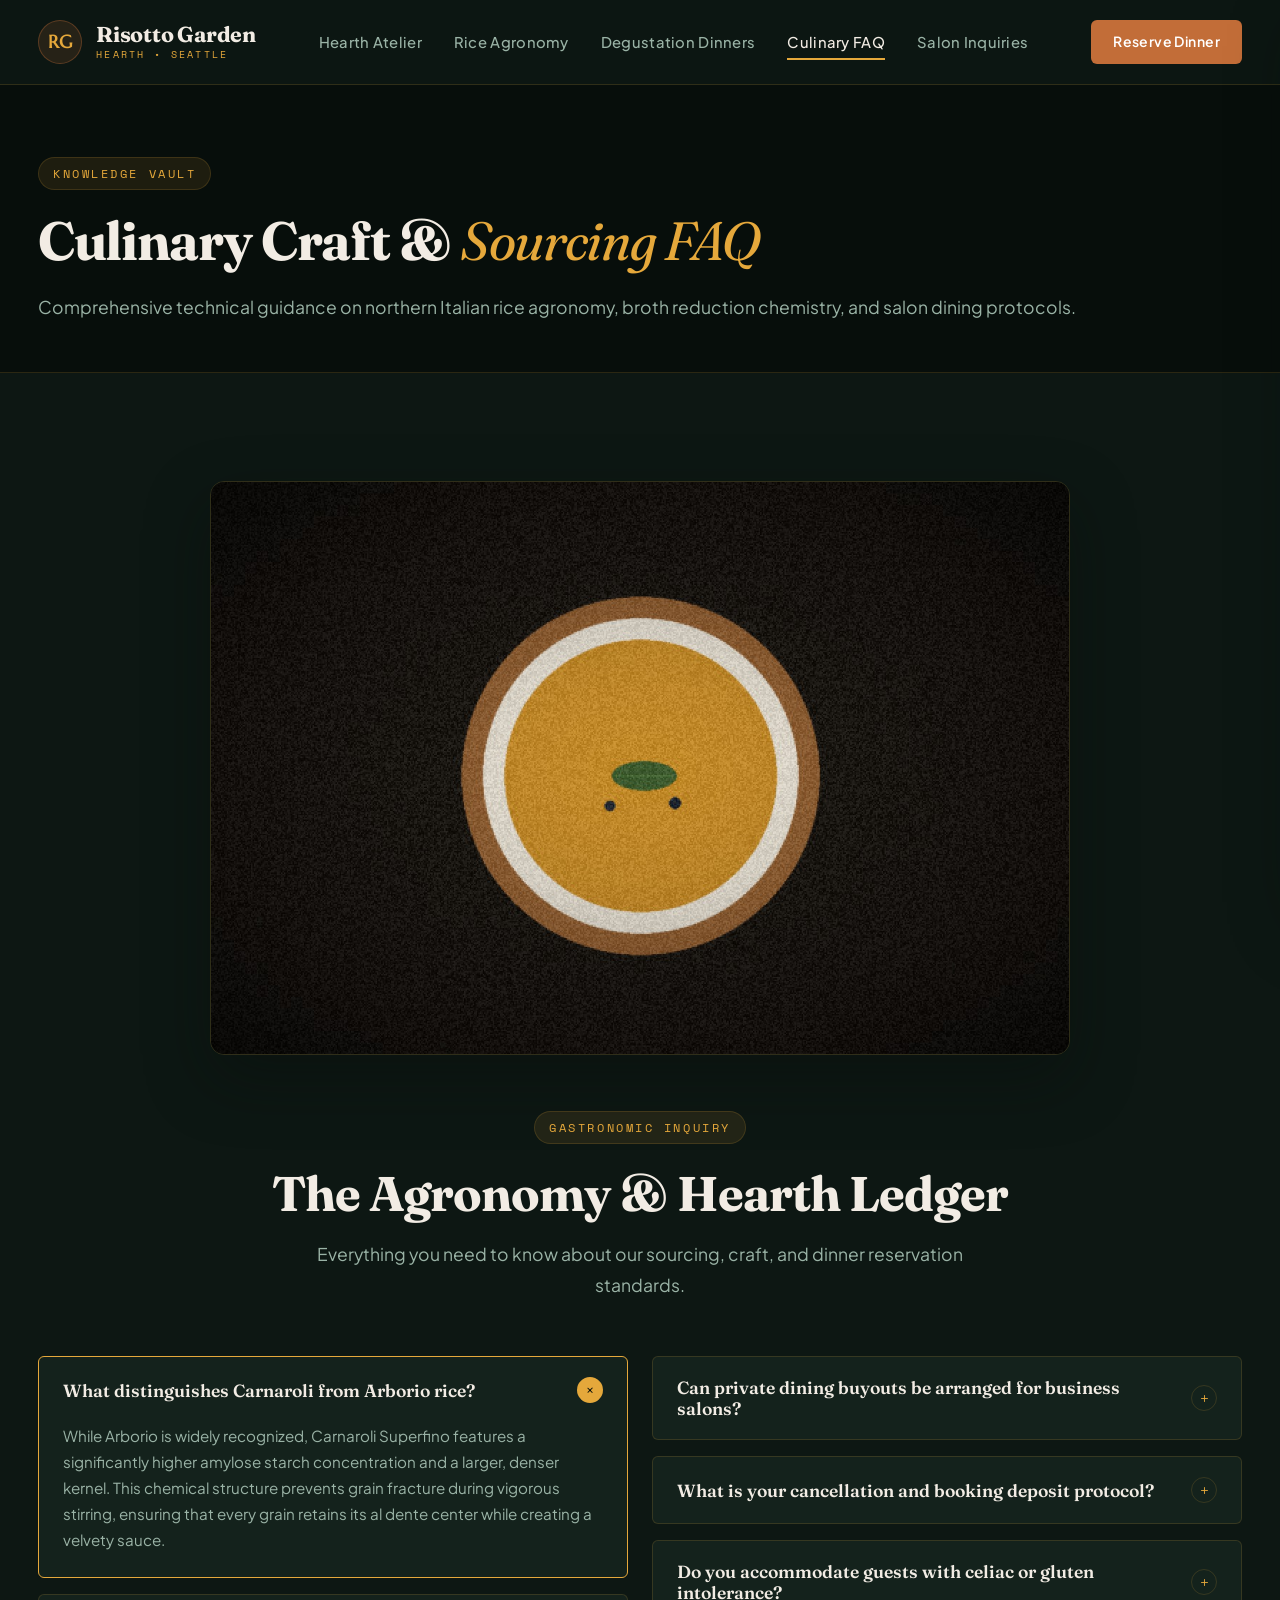
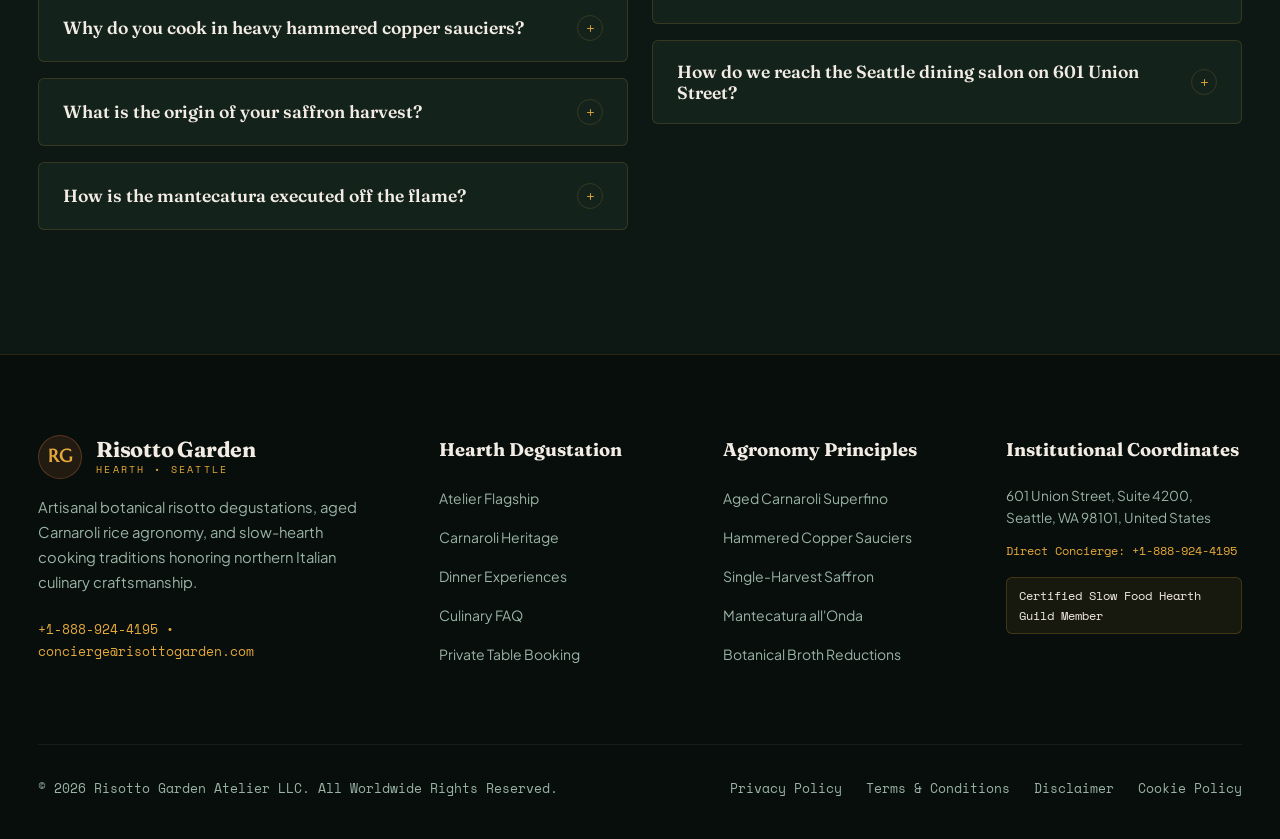
<file: faq.html>
<!DOCTYPE html>
<html lang="en">
<head>
  <meta charset="UTF-8">
  <meta name="viewport" content="width=device-width, initial-scale=1.0">
  <title>Culinary &amp; Sourcing FAQ | Risotto Garden</title>
  <meta name="description" content="Frequently asked questions regarding rice agronomy, Carnaroli grain aging, hearth cooking temperatures, and dining reservations at Risotto Garden.">
  <link rel="canonical" href="https://risottogarden.com/faq.html">
  <!-- Google tag (gtag.js) -->
<script async src="https://www.googletagmanager.com/gtag/js?id=G-0LY0HY7L01"></script>
<script>
  window.dataLayer = window.dataLayer || [];
  function gtag(){dataLayer.push(arguments);}
  gtag('js', new Date());
  gtag('config', 'G-0LY0HY7L01');
</script>
  <link rel="preconnect" href="https://fonts.googleapis.com">
<link rel="preconnect" href="https://fonts.gstatic.com" crossorigin>
<link href="https://fonts.googleapis.com/css2?family=Fraunces:ital,opsz,wght@0,9..144,400;0,9..144,600;0,9..144,700;1,9..144,400&family=Marcellus&family=Plus+Jakarta+Sans:wght@300;400;500;600;700&family=Space+Mono:wght@400;700&display=swap" rel="stylesheet">
  <link rel="stylesheet" href="assets/css/style.css">
</head>
<body>
  <!-- Site Header (Rule 11) -->
  <header class="site-header">
    <div class="rg-container">
      <div class="rg-nav-container">
        <a href="index.html" class="rg-brand">
          <div class="rg-brand-crest">RG</div>
          <div class="rg-brand-text">
            Risotto Garden
            <small>Hearth &bull; Seattle</small>
          </div>
        </a>
        <nav class="rg-nav-menu">
          <a href="index.html" class="rg-nav-link ">Hearth Atelier</a>
          <a href="about.html" class="rg-nav-link ">Rice Agronomy</a>
          <a href="services.html" class="rg-nav-link ">Degustation Dinners</a>
          <a href="faq.html" class="rg-nav-link active">Culinary FAQ</a>
          <a href="contact.html" class="rg-nav-link ">Salon Inquiries</a>
        </nav>
        <div style="display: flex; align-items: center; gap: 16px;">
          <a href="contact.html" class="rg-nav-cta">Reserve Dinner</a>
          <button class="rg-hamburger" id="rg-hamburger" aria-label="Toggle Navigation">
            <span></span>
            <span></span>
            <span></span>
          </button>
        </div>
      </div>
    </div>
  </header>

  <!-- Mobile Drawer (Rule 11) -->
  <div class="mobile-drawer-backdrop" id="mobile-drawer-backdrop"></div>
  <div class="mobile-drawer" id="mobile-drawer">
    <div class="mobile-drawer-header">
      <div class="rg-brand">
        <div class="rg-brand-crest">RG</div>
        <div class="rg-brand-text">Risotto Garden</div>
      </div>
      <button class="mobile-drawer-close" id="mobile-drawer-close" aria-label="Close Drawer">&times;</button>
    </div>
    <div class="mobile-drawer-body">
      <a href="index.html" class="mobile-nav-link">Hearth Atelier</a>
      <a href="about.html" class="mobile-nav-link">Rice Agronomy &amp; Heritage</a>
      <a href="services.html" class="mobile-nav-link">Degustation Dinners</a>
      <a href="faq.html" class="mobile-nav-link">Culinary &amp; Sourcing FAQ</a>
      <a href="contact.html" class="mobile-nav-link">Salon Inquiries &amp; Table</a>
    </div>
    <div class="mobile-drawer-footer">
      <p style="margin-bottom: 8px; color: var(--rg-saffron); font-family: var(--rg-font-mono); font-size: 0.75rem;">SEATTLE CONCIERGE</p>
      <p style="margin-bottom: 6px;">+1-888-924-4195</p>
      <p><a href="mailto:concierge@risottogarden.com">concierge@risottogarden.com</a></p>
    </div>
  </div>

  <main>
    <section class="rg-policy-header">
      <div class="rg-container">
        <span class="rg-tag">Knowledge Vault</span>
        <h1 class="rg-hero-title">Culinary Craft &amp; <span>Sourcing FAQ</span></h1>
        <p class="rg-hero-desc" style="margin-bottom: 0;">
          Comprehensive technical guidance on northern Italian rice agronomy, broth reduction chemistry, and salon dining protocols.
        </p>
      </div>
    </section>

    <!-- FAQ Section with Asset 20 (Clarified Broth Reduction Cup) -->
    <section class="rg-section rg-section-dark">
      <div class="rg-container">
        <div style="max-width: 860px; margin: 0 auto 56px auto; border-radius: var(--rg-radius-md); overflow: hidden; border: 1px solid var(--rg-border-dark); box-shadow: var(--rg-shadow-lg);">
          <img src="assets/images/risottogarden_asset_20.jpg" alt="Clarified garden botanical broth reduction tasting cup with juniper berries and bay laurel leaf" width="1200" height="800">
        </div>

        <div class="rg-section-header" style="text-align: center;">
          <span class="rg-tag">Gastronomic Inquiry</span>
          <h2 class="rg-section-title">The Agronomy &amp; Hearth Ledger</h2>
          <p class="rg-section-subtitle" style="margin: 0 auto;">Everything you need to know about our sourcing, craft, and dinner reservation standards.</p>
        </div>

        <div class="rg-faq-dual-grid">
          <div>
            <div class="rg-accordion-item active">
              <button class="rg-accordion-header">
                <span>What distinguishes Carnaroli from Arborio rice?</span>
                <span class="rg-accordion-icon">+</span>
              </button>
              <div class="rg-accordion-body">
                <p>While Arborio is widely recognized, Carnaroli Superfino features a significantly higher amylose starch concentration and a larger, denser kernel. This chemical structure prevents grain fracture during vigorous stirring, ensuring that every grain retains its al dente center while creating a velvety sauce.</p>
              </div>
            </div>

            <div class="rg-accordion-item">
              <button class="rg-accordion-header">
                <span>Why do you cook in heavy hammered copper sauciers?</span>
                <span class="rg-accordion-icon">+</span>
              </button>
              <div class="rg-accordion-body">
                <p>Copper conducts heat twenty times faster than stainless steel. When simmering risotto, even thermal distribution across both the base and rounded walls prevents scorched hot-spots, ensuring uniform starch release throughout the sixteen-minute cooking window.</p>
              </div>
            </div>

            <div class="rg-accordion-item">
              <button class="rg-accordion-header">
                <span>What is the origin of your saffron harvest?</span>
                <span class="rg-accordion-icon">+</span>
              </button>
              <div class="rg-accordion-body">
                <p>We source single-origin Crocus sativus threads from Castelnuovo cooperatives in central Italy. Hand-harvested in early autumn dawn and gently dried over wood embers, our saffron delivers pure, vibrant golden hues without artificial additives or colorants.</p>
              </div>
            </div>

            <div class="rg-accordion-item">
              <button class="rg-accordion-header">
                <span>How is the mantecatura executed off the flame?</span>
                <span class="rg-accordion-icon">+</span>
              </button>
              <div class="rg-accordion-body">
                <p>Mantecatura must strictly occur away from direct heat at approximately 68 degrees Celsius. Introducing chilled butter cubes and finely grated cheese off the burner creates an emulsion; prolonged cooking heat would cause the fats to separate and oil to pool.</p>
              </div>
            </div>
          </div>

          <div>
            <div class="rg-accordion-item">
              <button class="rg-accordion-header">
                <span>Can private dining buyouts be arranged for business salons?</span>
                <span class="rg-accordion-icon">+</span>
              </button>
              <div class="rg-accordion-body">
                <p>Yes. Our hearth dining salon accommodates corporate and private dinner buyouts for up to 24 seated guests. Our events concierge coordinates custom course sequences, printed menu keepsakes, and dedicated culinary masterclasses.</p>
              </div>
            </div>

            <div class="rg-accordion-item">
              <button class="rg-accordion-header">
                <span>What is your cancellation and booking deposit protocol?</span>
                <span class="rg-accordion-icon">+</span>
              </button>
              <div class="rg-accordion-body">
                <p>Due to our intimate seating capacity and daily small-batch ingredient sourcing, dinner reservations require a deposit at booking. Reservations may be rescheduled with at least 48 hours notice without incurring cancellation penalties.</p>
              </div>
            </div>

            <div class="rg-accordion-item">
              <button class="rg-accordion-header">
                <span>Do you accommodate guests with celiac or gluten intolerance?</span>
                <span class="rg-accordion-icon">+</span>
              </button>
              <div class="rg-accordion-body">
                <p>Carnaroli rice is naturally 100% gluten-free. Because our hearth stocks and broths are made solely from vegetables, herbs, and natural extracts without thickeners or flour, our entire degustation menu is inherently safe for celiac diners.</p>
              </div>
            </div>

            <div class="rg-accordion-item">
              <button class="rg-accordion-header">
                <span>How do we reach the Seattle dining salon on 601 Union Street?</span>
                <span class="rg-accordion-icon">+</span>
              </button>
              <div class="rg-accordion-body">
                <p>We are situated on the 42nd floor of Two Union Square at 601 Union Street in downtown Seattle. Dedicated valet parking is accessible via the Union Street motor court, and our private concierge greets arriving guests in the tower reception.</p>
              </div>
            </div>
          </div>
        </div>
      </div>
    </section>
  </main>

  <!-- Semantic Site Footer -->
  <footer class="rg-footer">
    <div class="rg-container">
      <div class="rg-footer-grid">
        <div class="rg-footer-brand">
          <div class="rg-brand">
            <div class="rg-brand-crest">RG</div>
            <div class="rg-brand-text">
              Risotto Garden
              <small>Hearth &bull; Seattle</small>
            </div>
          </div>
          <p>Artisanal botanical risotto degustations, aged Carnaroli rice agronomy, and slow-hearth cooking traditions honoring northern Italian culinary craftsmanship.</p>
          <div style="font-family: var(--rg-font-mono); font-size: 0.8rem; color: var(--rg-saffron);">
            +1-888-924-4195 &bull; concierge@risottogarden.com
          </div>
        </div>
        <div class="rg-footer-col">
          <h4>Hearth Degustation</h4>
          <ul class="rg-footer-links">
            <li><a href="index.html">Atelier Flagship</a></li>
            <li><a href="about.html">Carnaroli Heritage</a></li>
            <li><a href="services.html">Dinner Experiences</a></li>
            <li><a href="faq.html">Culinary FAQ</a></li>
            <li><a href="contact.html">Private Table Booking</a></li>
          </ul>
        </div>
        <div class="rg-footer-col">
          <h4>Agronomy Principles</h4>
          <ul class="rg-footer-links">
            <li><a href="about.html">Aged Carnaroli Superfino</a></li>
            <li><a href="about.html">Hammered Copper Sauciers</a></li>
            <li><a href="about.html">Single-Harvest Saffron</a></li>
            <li><a href="about.html">Mantecatura all'Onda</a></li>
            <li><a href="about.html">Botanical Broth Reductions</a></li>
          </ul>
        </div>
        <div class="rg-footer-col">
          <h4>Institutional Coordinates</h4>
          <p style="font-size: 0.85rem; line-height: 1.6; margin-bottom: 12px; color: var(--rg-text-light-muted);">
            601 Union Street, Suite 4200, Seattle, WA 98101, United States
          </p>
          <p style="font-family: var(--rg-font-mono); font-size: 0.75rem; color: var(--rg-saffron); margin-bottom: 16px;">
            Direct Concierge: +1-888-924-4195
          </p>
          <div style="padding: 8px 12px; background: rgba(229,168,59,0.08); border: 1px solid rgba(229,168,59,0.2); border-radius: 6px; font-size: 0.725rem; font-family: var(--rg-font-mono); color: var(--rg-text-light);">
            Certified Slow Food Hearth Guild Member
          </div>
        </div>
      </div>
      <div class="rg-footer-bottom">
        <div>&copy; 2026 Risotto Garden Atelier LLC. All Worldwide Rights Reserved.</div>
        <div class="rg-footer-legal-links">
          <a href="privacy-policy.html">Privacy Policy</a>
          <a href="terms-and-conditions.html">Terms &amp; Conditions</a>
          <a href="disclaimer.html">Disclaimer</a>
          <a href="cookie-policy.html">Cookie Policy</a>
        </div>
      </div>
    </div>
  </footer>
  <script src="assets/js/script.js"></script>
  <script src="assets/js/main.js"></script>
</body>
</html>
</file>
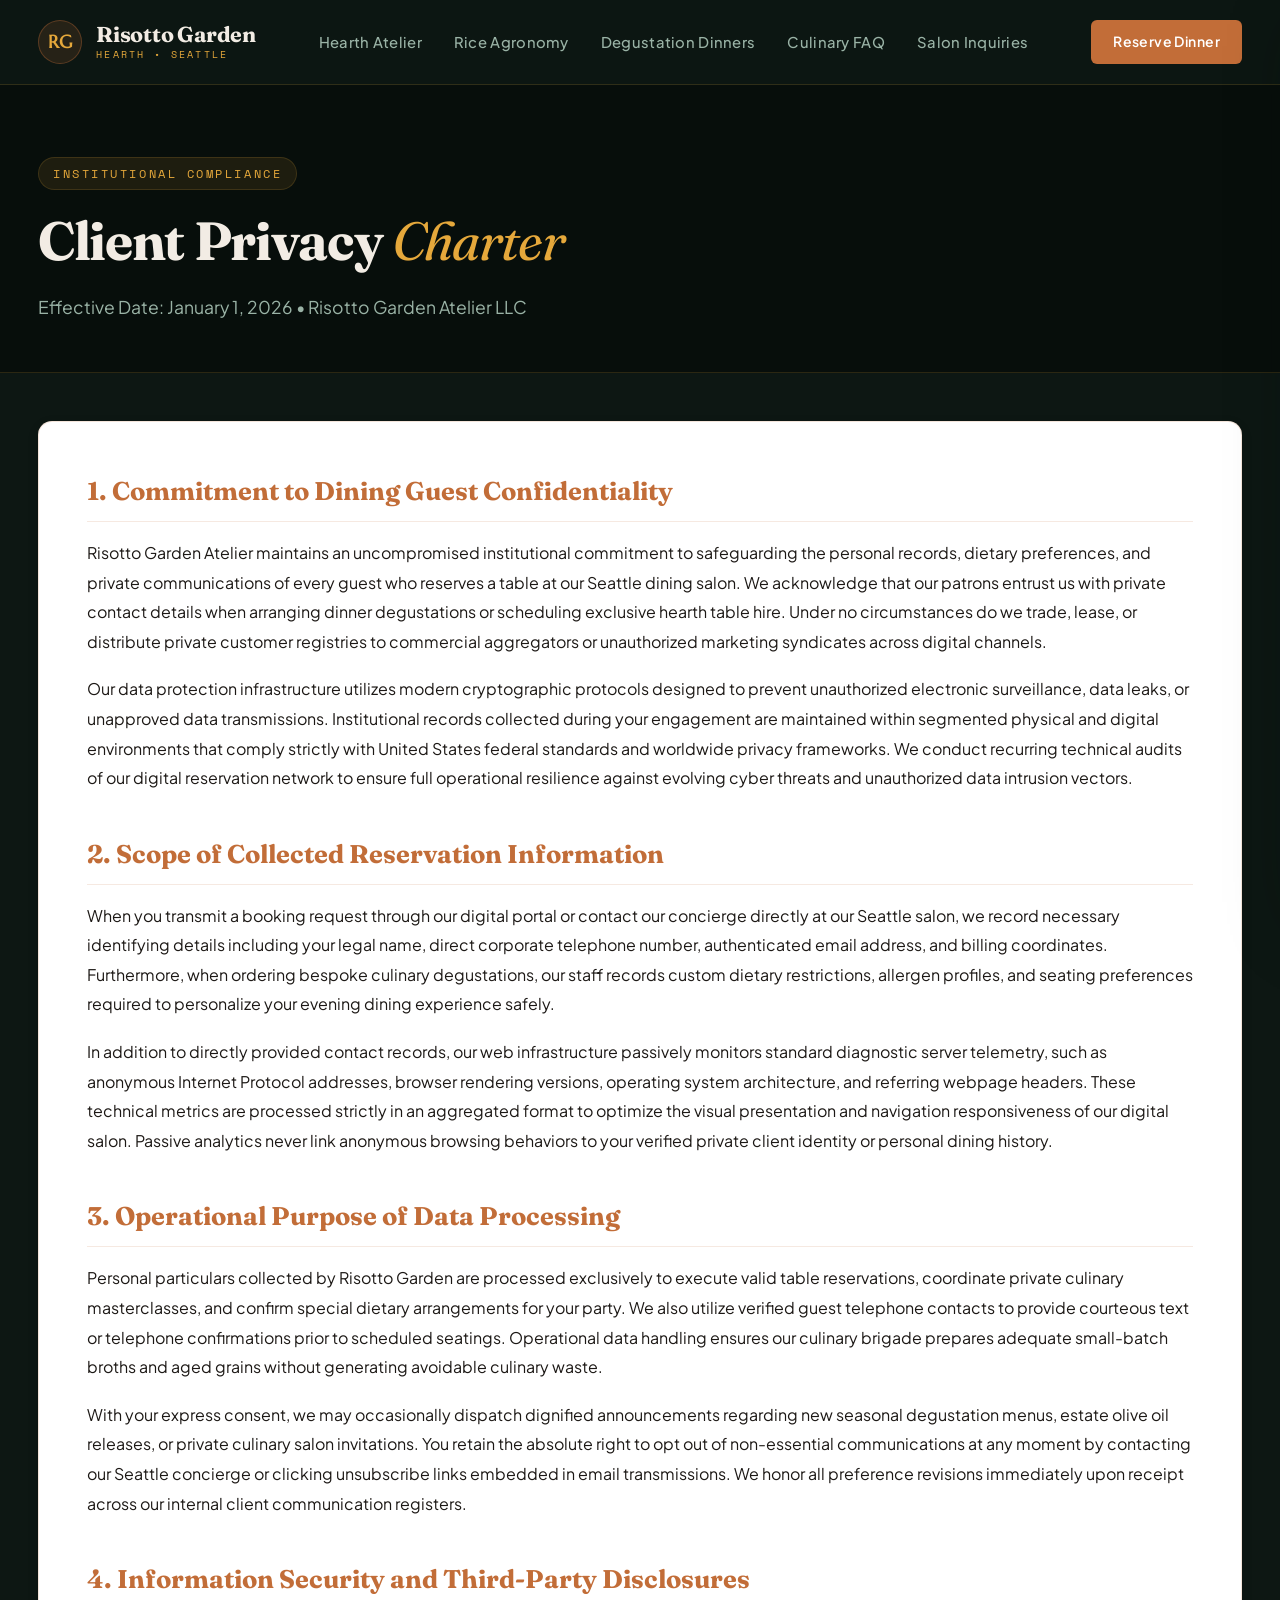
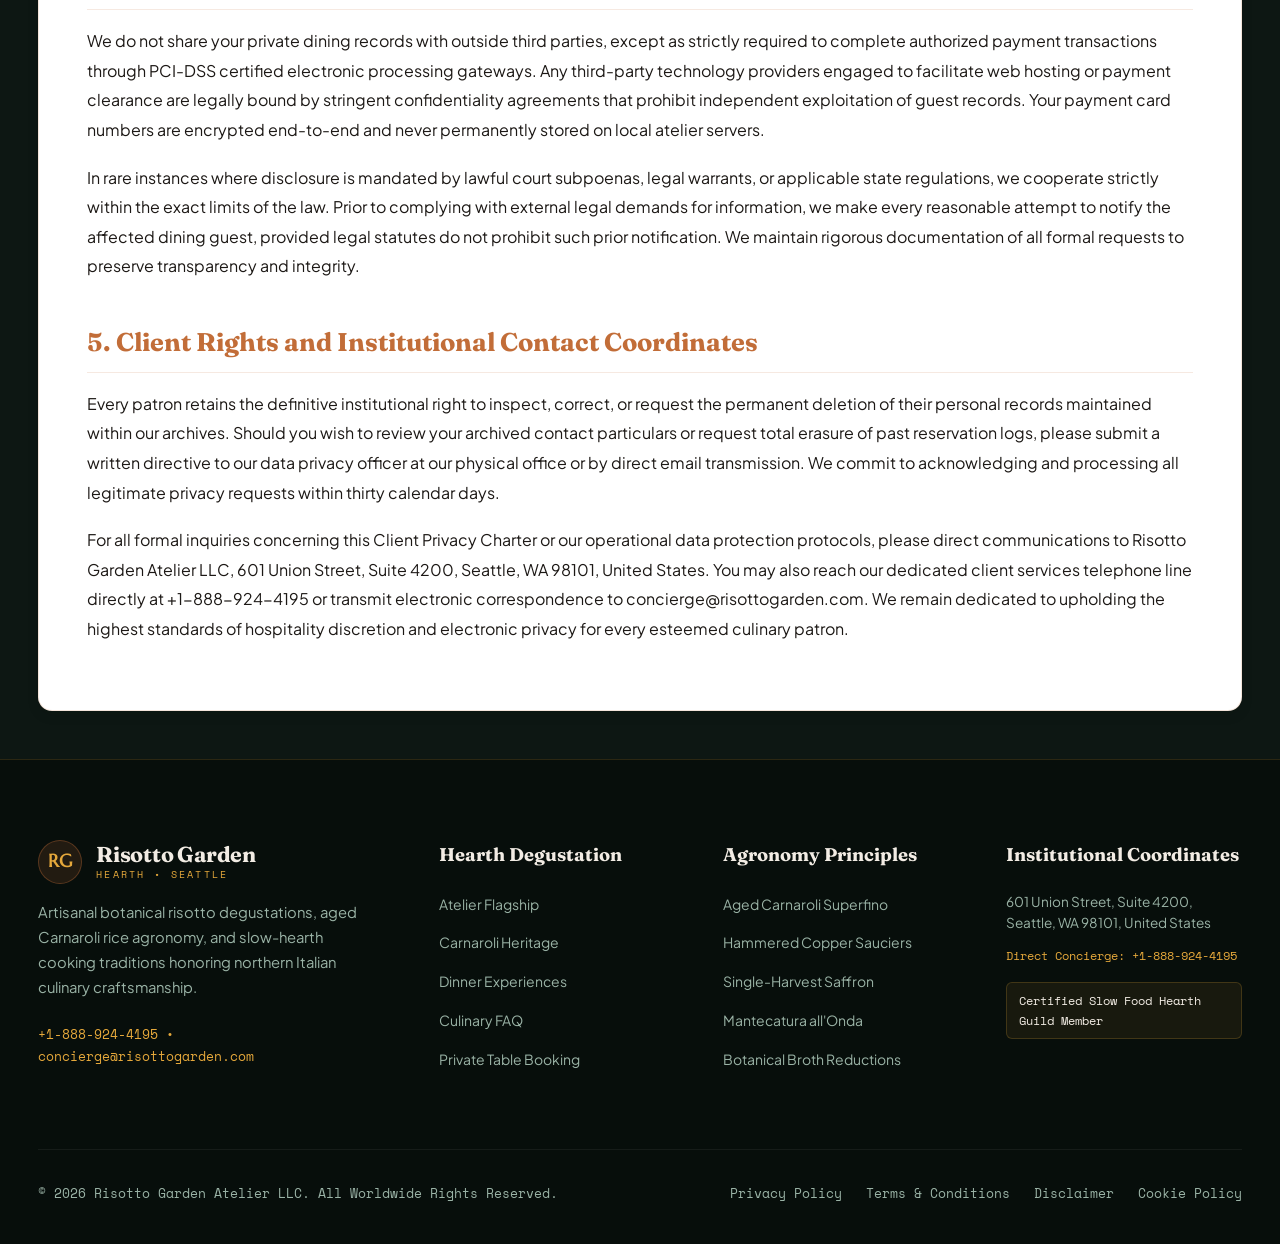
<file: privacy-policy.html>
<!DOCTYPE html>
<html lang="en">
<head>
  <meta charset="UTF-8">
  <meta name="viewport" content="width=device-width, initial-scale=1.0">
  <title>Privacy Policy | Risotto Garden</title>
  <meta name="description" content="Privacy Policy for Risotto Garden Hearth &amp; Atelier. Review our institutional client data protection standards, reservation confidentiality, and privacy safeguards.">
  <link rel="canonical" href="https://risottogarden.com/privacy-policy.html">
  <!-- Google tag (gtag.js) -->
<script async src="https://www.googletagmanager.com/gtag/js?id=G-0LY0HY7L01"></script>
<script>
  window.dataLayer = window.dataLayer || [];
  function gtag(){dataLayer.push(arguments);}
  gtag('js', new Date());
  gtag('config', 'G-0LY0HY7L01');
</script>
  <link rel="preconnect" href="https://fonts.googleapis.com">
<link rel="preconnect" href="https://fonts.gstatic.com" crossorigin>
<link href="https://fonts.googleapis.com/css2?family=Fraunces:ital,opsz,wght@0,9..144,400;0,9..144,600;0,9..144,700;1,9..144,400&family=Marcellus&family=Plus+Jakarta+Sans:wght@300;400;500;600;700&family=Space+Mono:wght@400;700&display=swap" rel="stylesheet">
  <link rel="stylesheet" href="assets/css/style.css">
</head>
<body>
  <!-- Site Header (Rule 11) -->
  <header class="site-header">
    <div class="rg-container">
      <div class="rg-nav-container">
        <a href="index.html" class="rg-brand">
          <div class="rg-brand-crest">RG</div>
          <div class="rg-brand-text">
            Risotto Garden
            <small>Hearth &bull; Seattle</small>
          </div>
        </a>
        <nav class="rg-nav-menu">
          <a href="index.html" class="rg-nav-link ">Hearth Atelier</a>
          <a href="about.html" class="rg-nav-link ">Rice Agronomy</a>
          <a href="services.html" class="rg-nav-link ">Degustation Dinners</a>
          <a href="faq.html" class="rg-nav-link ">Culinary FAQ</a>
          <a href="contact.html" class="rg-nav-link ">Salon Inquiries</a>
        </nav>
        <div style="display: flex; align-items: center; gap: 16px;">
          <a href="contact.html" class="rg-nav-cta">Reserve Dinner</a>
          <button class="rg-hamburger" id="rg-hamburger" aria-label="Toggle Navigation">
            <span></span>
            <span></span>
            <span></span>
          </button>
        </div>
      </div>
    </div>
  </header>

  <!-- Mobile Drawer (Rule 11) -->
  <div class="mobile-drawer-backdrop" id="mobile-drawer-backdrop"></div>
  <div class="mobile-drawer" id="mobile-drawer">
    <div class="mobile-drawer-header">
      <div class="rg-brand">
        <div class="rg-brand-crest">RG</div>
        <div class="rg-brand-text">Risotto Garden</div>
      </div>
      <button class="mobile-drawer-close" id="mobile-drawer-close" aria-label="Close Drawer">&times;</button>
    </div>
    <div class="mobile-drawer-body">
      <a href="index.html" class="mobile-nav-link">Hearth Atelier</a>
      <a href="about.html" class="mobile-nav-link">Rice Agronomy &amp; Heritage</a>
      <a href="services.html" class="mobile-nav-link">Degustation Dinners</a>
      <a href="faq.html" class="mobile-nav-link">Culinary &amp; Sourcing FAQ</a>
      <a href="contact.html" class="mobile-nav-link">Salon Inquiries &amp; Table</a>
    </div>
    <div class="mobile-drawer-footer">
      <p style="margin-bottom: 8px; color: var(--rg-saffron); font-family: var(--rg-font-mono); font-size: 0.75rem;">SEATTLE CONCIERGE</p>
      <p style="margin-bottom: 6px;">+1-888-924-4195</p>
      <p><a href="mailto:concierge@risottogarden.com">concierge@risottogarden.com</a></p>
    </div>
  </div>

  <main>
    <section class="rg-policy-header">
      <div class="rg-container">
        <span class="rg-tag">Institutional Compliance</span>
        <h1 class="rg-hero-title">Client Privacy <span>Charter</span></h1>
        <p class="rg-hero-desc" style="margin-bottom: 0;">Effective Date: January 1, 2026 &bull; Risotto Garden Atelier LLC</p>
      </div>
    </section>

    <div class="rg-container">
      <div class="rg-policy-content">
        
        <div class="rg-policy-section">
          <h2>1. Commitment to Dining Guest Confidentiality</h2>
          <p class="rg-policy-p">
            Risotto Garden Atelier maintains an uncompromised institutional commitment to safeguarding the personal records, dietary preferences, and private communications of every guest who reserves a table at our Seattle dining salon. We acknowledge that our patrons entrust us with private contact details when arranging dinner degustations or scheduling exclusive hearth table hire. Under no circumstances do we trade, lease, or distribute private customer registries to commercial aggregators or unauthorized marketing syndicates across digital channels.
          </p>
          <p class="rg-policy-p">
            Our data protection infrastructure utilizes modern cryptographic protocols designed to prevent unauthorized electronic surveillance, data leaks, or unapproved data transmissions. Institutional records collected during your engagement are maintained within segmented physical and digital environments that comply strictly with United States federal standards and worldwide privacy frameworks. We conduct recurring technical audits of our digital reservation network to ensure full operational resilience against evolving cyber threats and unauthorized data intrusion vectors.
          </p>
        </div>

        <div class="rg-policy-section">
          <h2>2. Scope of Collected Reservation Information</h2>
          <p class="rg-policy-p">
            When you transmit a booking request through our digital portal or contact our concierge directly at our Seattle salon, we record necessary identifying details including your legal name, direct corporate telephone number, authenticated email address, and billing coordinates. Furthermore, when ordering bespoke culinary degustations, our staff records custom dietary restrictions, allergen profiles, and seating preferences required to personalize your evening dining experience safely.
          </p>
          <p class="rg-policy-p">
            In addition to directly provided contact records, our web infrastructure passively monitors standard diagnostic server telemetry, such as anonymous Internet Protocol addresses, browser rendering versions, operating system architecture, and referring webpage headers. These technical metrics are processed strictly in an aggregated format to optimize the visual presentation and navigation responsiveness of our digital salon. Passive analytics never link anonymous browsing behaviors to your verified private client identity or personal dining history.
          </p>
        </div>

        <div class="rg-policy-section">
          <h2>3. Operational Purpose of Data Processing</h2>
          <p class="rg-policy-p">
            Personal particulars collected by Risotto Garden are processed exclusively to execute valid table reservations, coordinate private culinary masterclasses, and confirm special dietary arrangements for your party. We also utilize verified guest telephone contacts to provide courteous text or telephone confirmations prior to scheduled seatings. Operational data handling ensures our culinary brigade prepares adequate small-batch broths and aged grains without generating avoidable culinary waste.
          </p>
          <p class="rg-policy-p">
            With your express consent, we may occasionally dispatch dignified announcements regarding new seasonal degustation menus, estate olive oil releases, or private culinary salon invitations. You retain the absolute right to opt out of non-essential communications at any moment by contacting our Seattle concierge or clicking unsubscribe links embedded in email transmissions. We honor all preference revisions immediately upon receipt across our internal client communication registers.
          </p>
        </div>

        <div class="rg-policy-section">
          <h2>4. Information Security and Third-Party Disclosures</h2>
          <p class="rg-policy-p">
            We do not share your private dining records with outside third parties, except as strictly required to complete authorized payment transactions through PCI-DSS certified electronic processing gateways. Any third-party technology providers engaged to facilitate web hosting or payment clearance are legally bound by stringent confidentiality agreements that prohibit independent exploitation of guest records. Your payment card numbers are encrypted end-to-end and never permanently stored on local atelier servers.
          </p>
          <p class="rg-policy-p">
            In rare instances where disclosure is mandated by lawful court subpoenas, legal warrants, or applicable state regulations, we cooperate strictly within the exact limits of the law. Prior to complying with external legal demands for information, we make every reasonable attempt to notify the affected dining guest, provided legal statutes do not prohibit such prior notification. We maintain rigorous documentation of all formal requests to preserve transparency and integrity.
          </p>
        </div>

        <div class="rg-policy-section">
          <h2>5. Client Rights and Institutional Contact Coordinates</h2>
          <p class="rg-policy-p">
            Every patron retains the definitive institutional right to inspect, correct, or request the permanent deletion of their personal records maintained within our archives. Should you wish to review your archived contact particulars or request total erasure of past reservation logs, please submit a written directive to our data privacy officer at our physical office or by direct email transmission. We commit to acknowledging and processing all legitimate privacy requests within thirty calendar days.
          </p>
          <p class="rg-policy-p">
            For all formal inquiries concerning this Client Privacy Charter or our operational data protection protocols, please direct communications to Risotto Garden Atelier LLC, 601 Union Street, Suite 4200, Seattle, WA 98101, United States. You may also reach our dedicated client services telephone line directly at +1-888-924-4195 or transmit electronic correspondence to concierge@risottogarden.com. We remain dedicated to upholding the highest standards of hospitality discretion and electronic privacy for every esteemed culinary patron.
          </p>
        </div>

      </div>
    </div>
  </main>

  <!-- Semantic Site Footer -->
  <footer class="rg-footer">
    <div class="rg-container">
      <div class="rg-footer-grid">
        <div class="rg-footer-brand">
          <div class="rg-brand">
            <div class="rg-brand-crest">RG</div>
            <div class="rg-brand-text">
              Risotto Garden
              <small>Hearth &bull; Seattle</small>
            </div>
          </div>
          <p>Artisanal botanical risotto degustations, aged Carnaroli rice agronomy, and slow-hearth cooking traditions honoring northern Italian culinary craftsmanship.</p>
          <div style="font-family: var(--rg-font-mono); font-size: 0.8rem; color: var(--rg-saffron);">
            +1-888-924-4195 &bull; concierge@risottogarden.com
          </div>
        </div>
        <div class="rg-footer-col">
          <h4>Hearth Degustation</h4>
          <ul class="rg-footer-links">
            <li><a href="index.html">Atelier Flagship</a></li>
            <li><a href="about.html">Carnaroli Heritage</a></li>
            <li><a href="services.html">Dinner Experiences</a></li>
            <li><a href="faq.html">Culinary FAQ</a></li>
            <li><a href="contact.html">Private Table Booking</a></li>
          </ul>
        </div>
        <div class="rg-footer-col">
          <h4>Agronomy Principles</h4>
          <ul class="rg-footer-links">
            <li><a href="about.html">Aged Carnaroli Superfino</a></li>
            <li><a href="about.html">Hammered Copper Sauciers</a></li>
            <li><a href="about.html">Single-Harvest Saffron</a></li>
            <li><a href="about.html">Mantecatura all'Onda</a></li>
            <li><a href="about.html">Botanical Broth Reductions</a></li>
          </ul>
        </div>
        <div class="rg-footer-col">
          <h4>Institutional Coordinates</h4>
          <p style="font-size: 0.85rem; line-height: 1.6; margin-bottom: 12px; color: var(--rg-text-light-muted);">
            601 Union Street, Suite 4200, Seattle, WA 98101, United States
          </p>
          <p style="font-family: var(--rg-font-mono); font-size: 0.75rem; color: var(--rg-saffron); margin-bottom: 16px;">
            Direct Concierge: +1-888-924-4195
          </p>
          <div style="padding: 8px 12px; background: rgba(229,168,59,0.08); border: 1px solid rgba(229,168,59,0.2); border-radius: 6px; font-size: 0.725rem; font-family: var(--rg-font-mono); color: var(--rg-text-light);">
            Certified Slow Food Hearth Guild Member
          </div>
        </div>
      </div>
      <div class="rg-footer-bottom">
        <div>&copy; 2026 Risotto Garden Atelier LLC. All Worldwide Rights Reserved.</div>
        <div class="rg-footer-legal-links">
          <a href="privacy-policy.html">Privacy Policy</a>
          <a href="terms-and-conditions.html">Terms &amp; Conditions</a>
          <a href="disclaimer.html">Disclaimer</a>
          <a href="cookie-policy.html">Cookie Policy</a>
        </div>
      </div>
    </div>
  </footer>
  <script src="assets/js/script.js"></script>
  <script src="assets/js/main.js"></script>
</body>
</html>
</file>
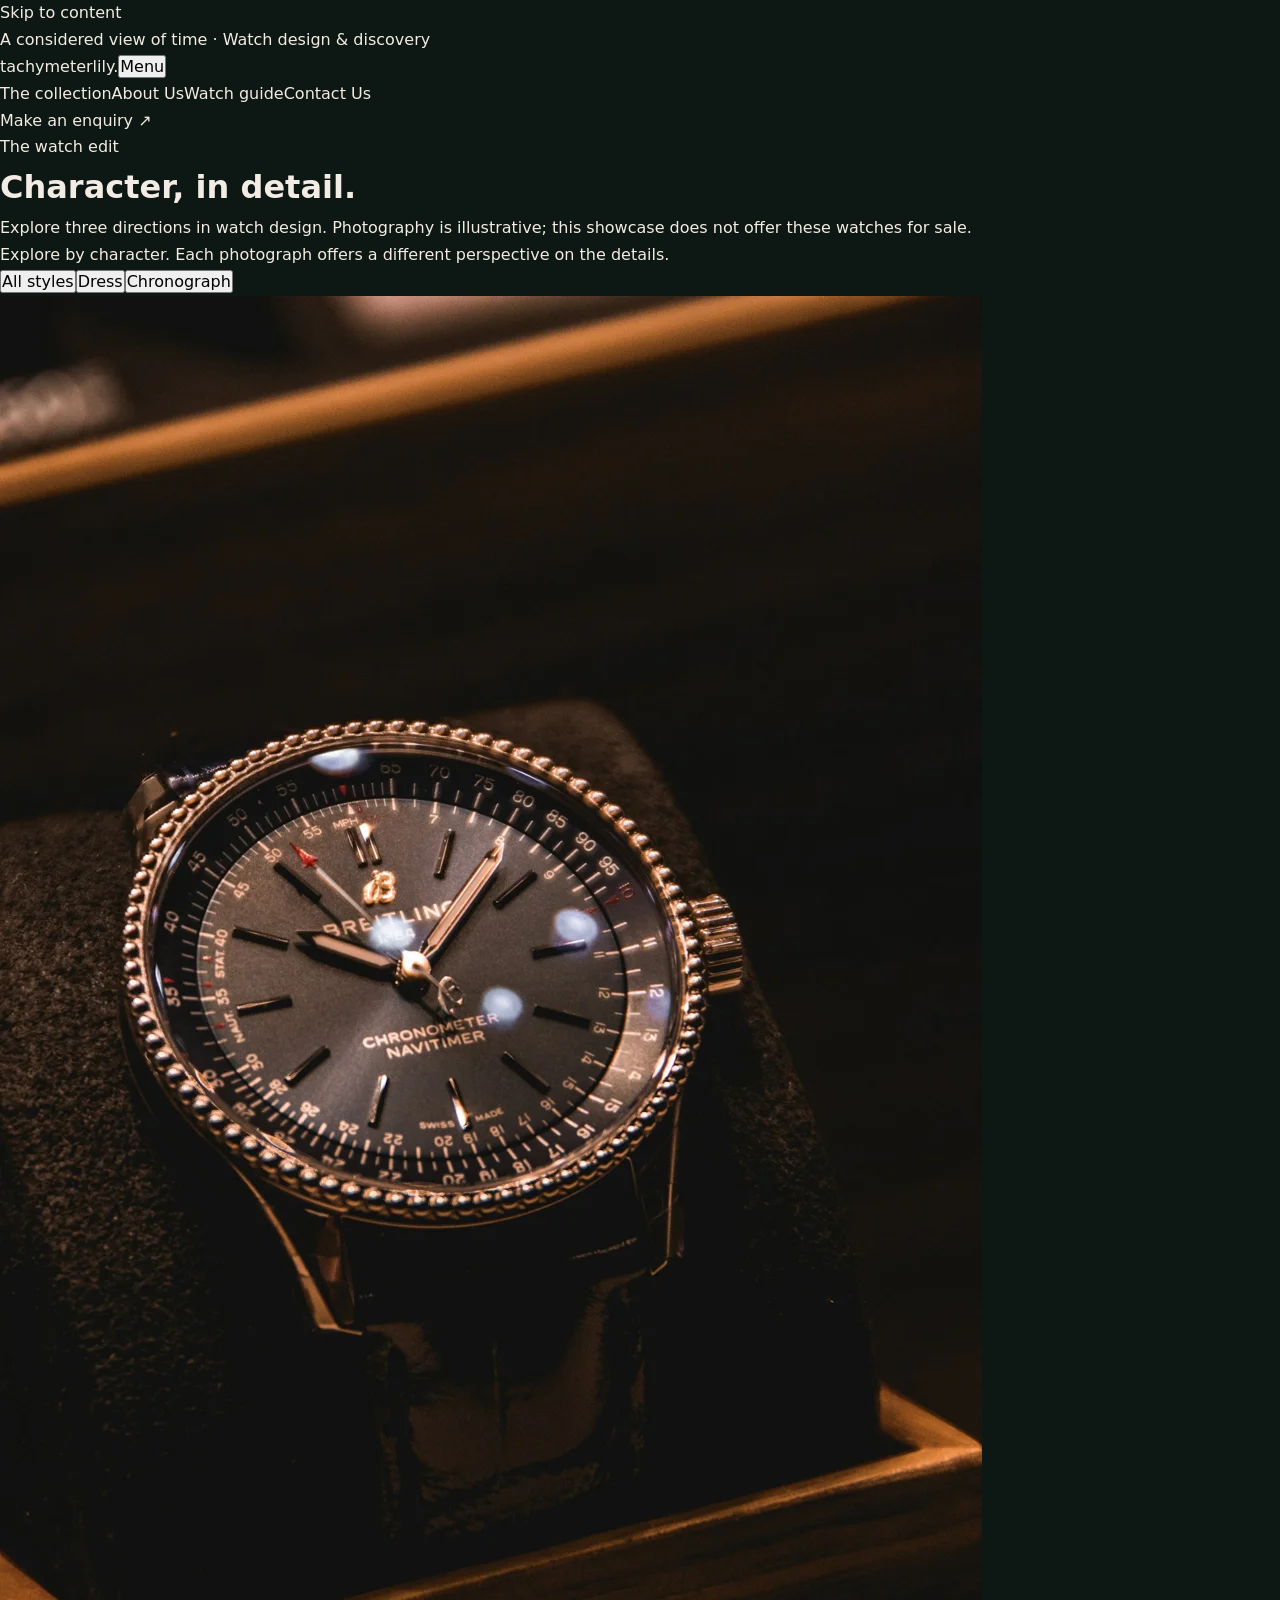
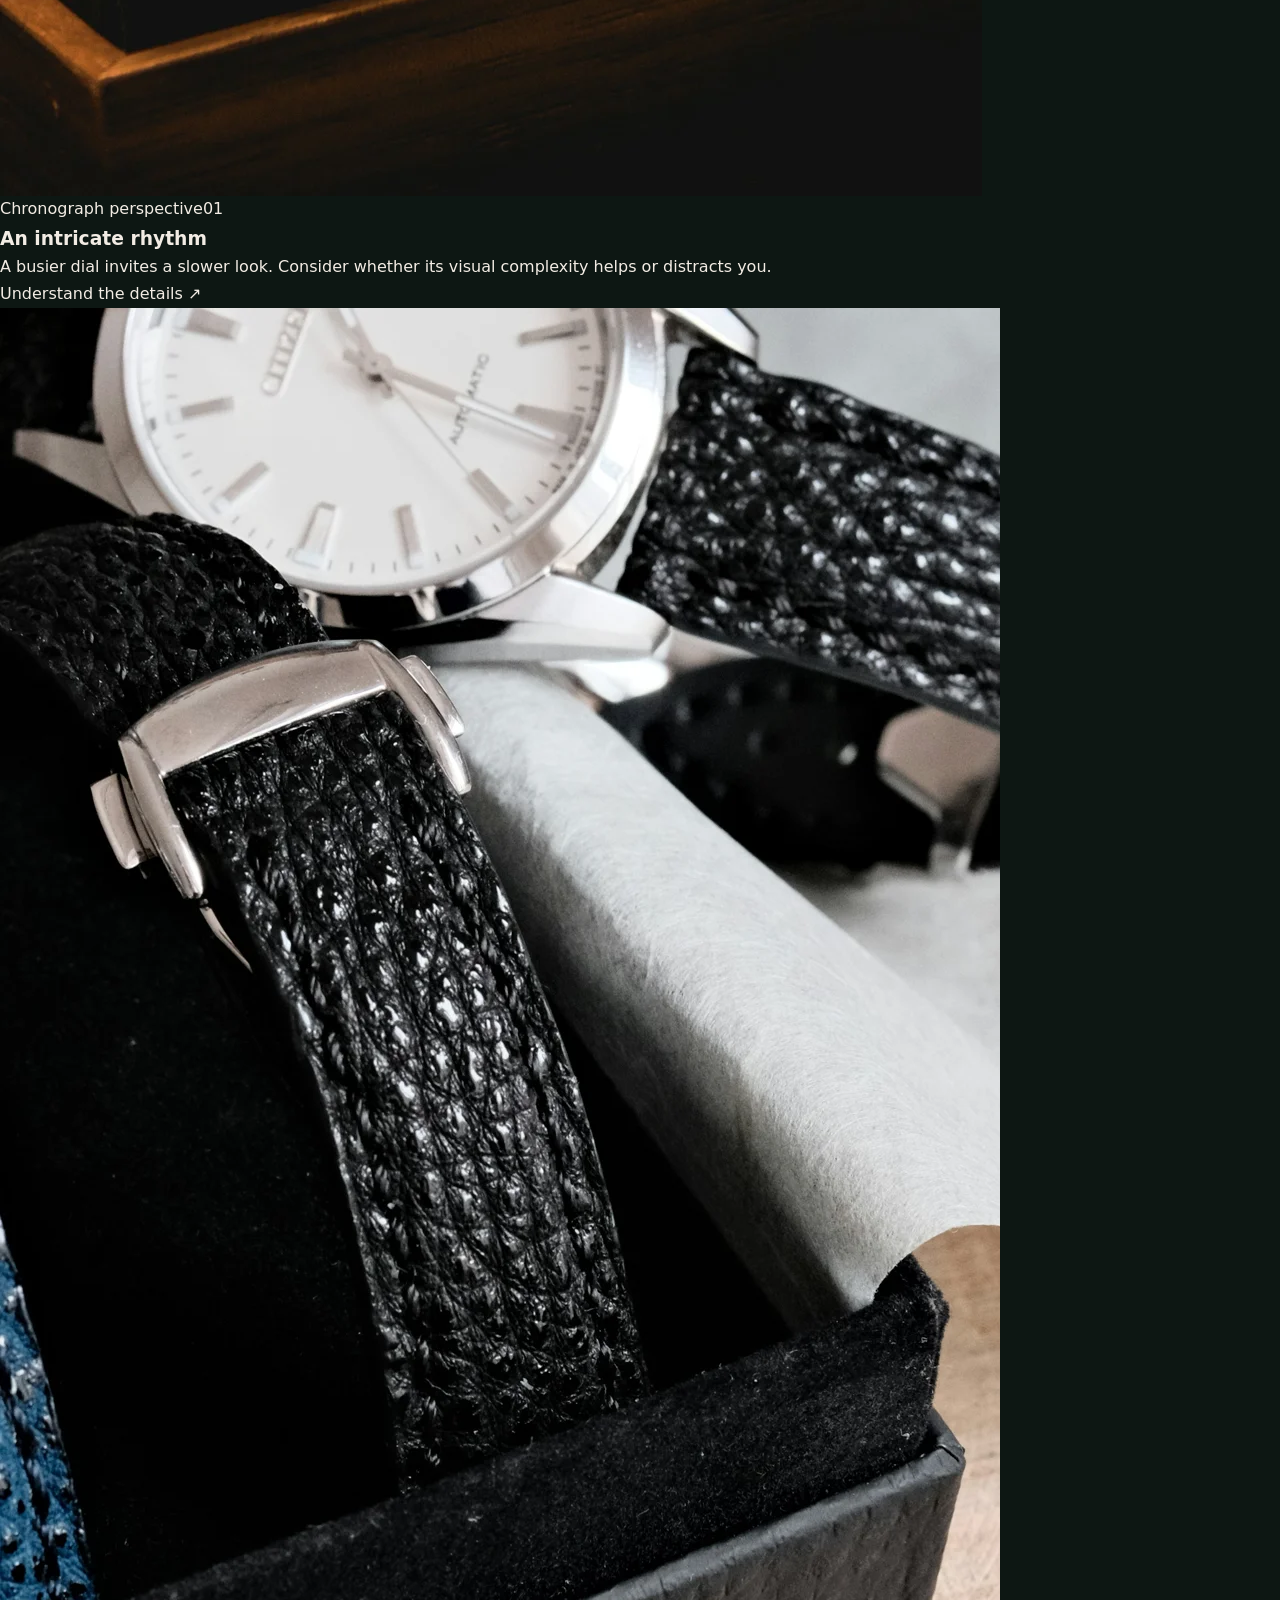
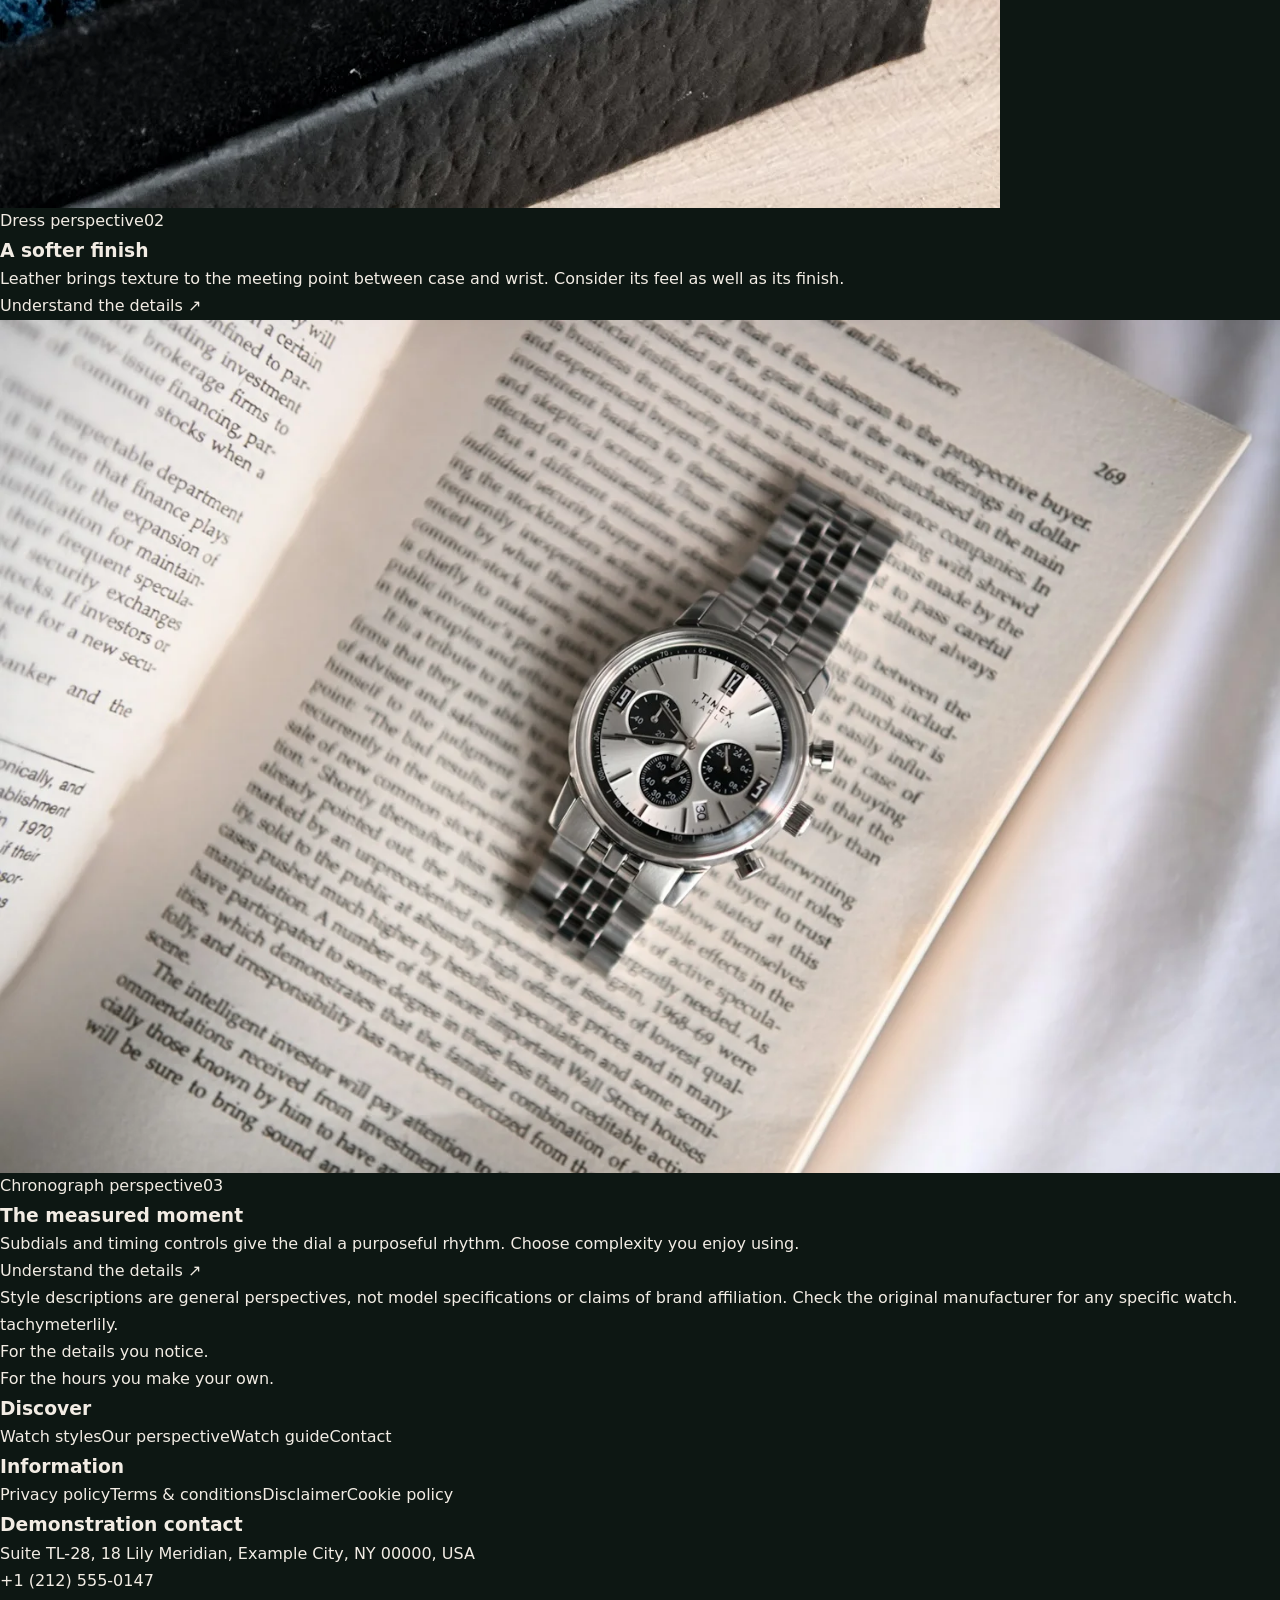
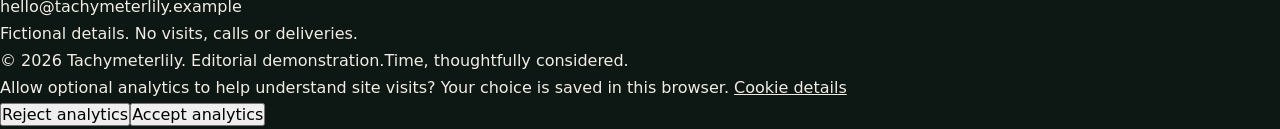
<file: products.html>
<!doctype html><html lang="en"><head><meta charset="utf-8"><meta name="viewport" content="width=device-width, initial-scale=1"><title>Explore watch styles | Tachymeterlily</title><meta name="description" content="Compare dress, everyday and chronograph watch styles with a considered guide to shape, legibility and wear."><link rel="canonical" href="https://tachymeterlily.hariomk7275.chatgpt.site/products.html"><meta property="og:title" content="Explore watch styles | Tachymeterlily"><meta property="og:description" content="Compare dress, everyday and chronograph watch styles with a considered guide to shape, legibility and wear."><meta property="og:type" content="website"><meta property="og:url" content="https://tachymeterlily.hariomk7275.chatgpt.site/products.html"><meta name="theme-color" content="#15151a"><link rel="stylesheet" href="assets/css/style.css"><script type="application/ld+json">{"@context": "https://schema.org", "@type": "WebPage", "name": "Explore watch styles | Tachymeterlily", "description": "Compare dress, everyday and chronograph watch styles with a considered guide to shape, legibility and wear.", "url": "https://tachymeterlily.hariomk7275.chatgpt.site/products.html"}</script><script defer src="assets/js/script.js"></script></head><body><a class="skip" href="#main">Skip to content</a><div class="top">A considered view of time · Watch design & discovery</div><header class="header"><div class="wrap nav"><a class="brand" href="index.html" aria-label="Tachymeterlily home">tachymeterlily<span aria-hidden="true">.</span></a><button class="menu" aria-expanded="false" aria-controls="navigation">Menu</button><nav class="nav-links" id="navigation" aria-label="Main navigation"><a href="products.html" aria-current="page">The collection</a><a href="about.html" >About Us</a><a href="faq.html" >Watch guide</a><a href="contact.html">Contact Us</a></nav><a class="nav-contact" href="contact.html">Make an enquiry ↗</a></div></header><main id="main"><div class="wrap page-head"><span class="eyebrow">The watch edit</span><h1>Character, in detail.</h1><p>Explore three directions in watch design. Photography is illustrative; this showcase does not offer these watches for sale.</p></div><section class="wrap section catalog"><div class="catalog-intro"><p class="collection-note">Explore by character. Each photograph offers a different perspective on the details.</p><div class="filters" role="group" aria-label="Filter watch styles"><button class="active" data-filter="all" aria-pressed="true">All styles</button><button data-filter="dress" aria-pressed="false">Dress</button><button data-filter="chronograph" aria-pressed="false">Chronograph</button></div></div><div class="cards"><article class="card" data-style="chronograph"><div class="card-img"><img src="assets/images/tachymeterlily-05-product-one.webp" alt="Warmly lit Breitling Navitimer with grey dial in a dark presentation box" width="982" height="1500" loading="lazy"></div><div class="meta"><span>Chronograph perspective</span><span>01</span></div><h3>An intricate rhythm</h3><p>A busier dial invites a slower look. Consider whether its visual complexity helps or distracts you.</p><a class="text-link" href="faq.html">Understand the details ↗</a></article><article class="card" data-style="dress"><div class="card-img"><img src="assets/images/tachymeterlily-06-product-two.webp" alt="Close detail of a silver Citizen watch and black textured leather strap in a velvet box" width="1000" height="1500" loading="lazy"></div><div class="meta"><span>Dress perspective</span><span>02</span></div><h3>A softer finish</h3><p>Leather brings texture to the meeting point between case and wrist. Consider its feel as well as its finish.</p><a class="text-link" href="faq.html">Understand the details ↗</a></article><article class="card" data-style="chronograph"><div class="card-img"><img src="assets/images/tachymeterlily-07-product-three.webp" alt="Silver chronograph with three dark subdials resting on an open book" width="1500" height="1000" loading="lazy"></div><div class="meta"><span>Chronograph perspective</span><span>03</span></div><h3>The measured moment</h3><p>Subdials and timing controls give the dial a purposeful rhythm. Choose complexity you enjoy using.</p><a class="text-link" href="faq.html">Understand the details ↗</a></article></div><p class="note">Style descriptions are general perspectives, not model specifications or claims of brand affiliation. Check the original manufacturer for any specific watch.</p></section></main><footer class="footer"><div class="wrap"><div class="footer-grid"><div><a class="brand" href="index.html">tachymeterlily.</a><p>For the details you notice.<br>For the hours you make your own.</p></div><div><h3>Discover</h3><a href="products.html">Watch styles</a><a href="about.html">Our perspective</a><a href="faq.html">Watch guide</a><a href="contact.html">Contact</a></div><div><h3>Information</h3><a href="privacy-policy.html">Privacy policy</a><a href="terms-and-conditions.html">Terms & conditions</a><a href="disclaimer.html">Disclaimer</a><a href="cookie-policy.html">Cookie policy</a></div><div><h3>Demonstration contact</h3><p>Suite TL-28, 18 Lily Meridian, Example City, NY 00000, USA<br>+1 (212) 555-0147<br>hello@tachymeterlily.example</p><p>Fictional details. No visits, calls or deliveries.</p></div></div><div class="footer-bottom"><span>© 2026 Tachymeterlily. Editorial demonstration.</span><span>Time, thoughtfully considered.</span></div></div></footer><aside class="cookie" aria-label="Cookie preferences"><p>Allow optional analytics to help understand site visits? Your choice is saved in this browser. <a href="cookie-policy.html"><u>Cookie details</u></a></p><button data-consent="no">Reject analytics</button><button class="accept" data-consent="yes">Accept analytics</button></aside></body></html>
</file>
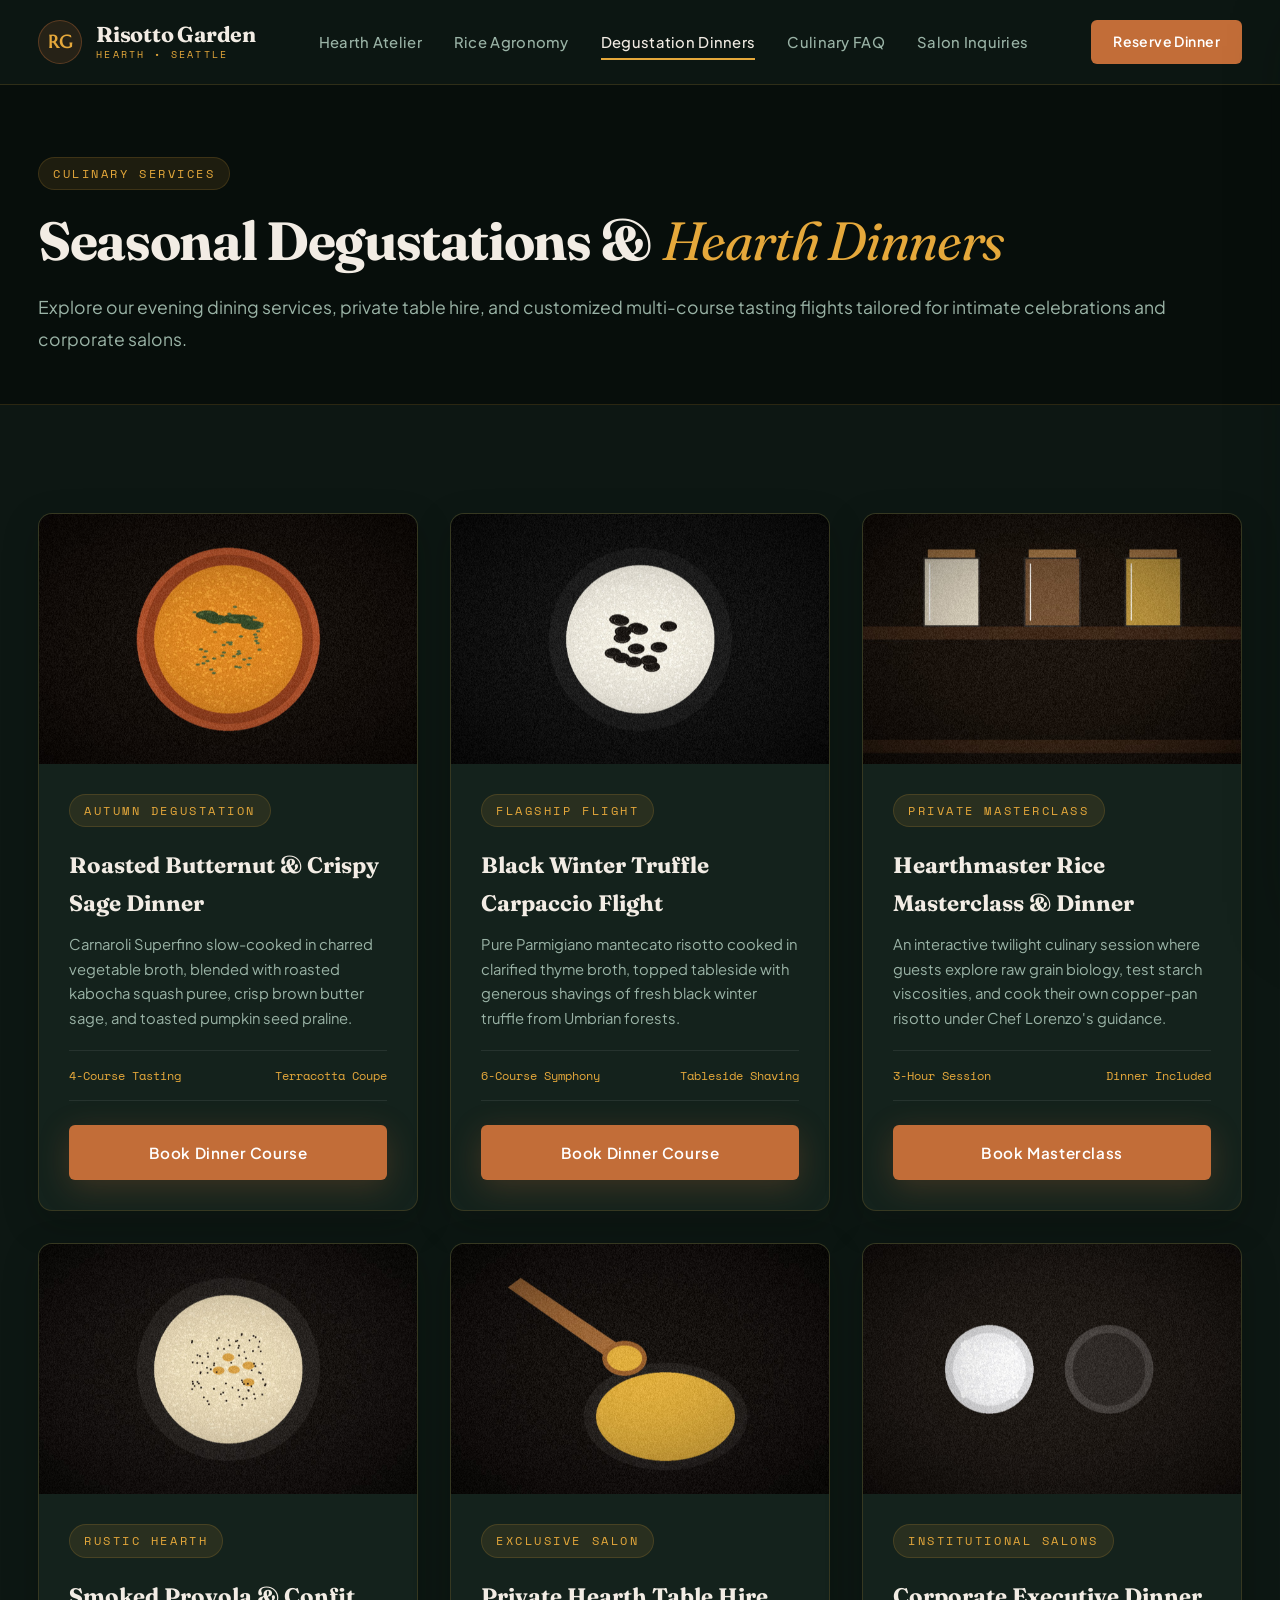
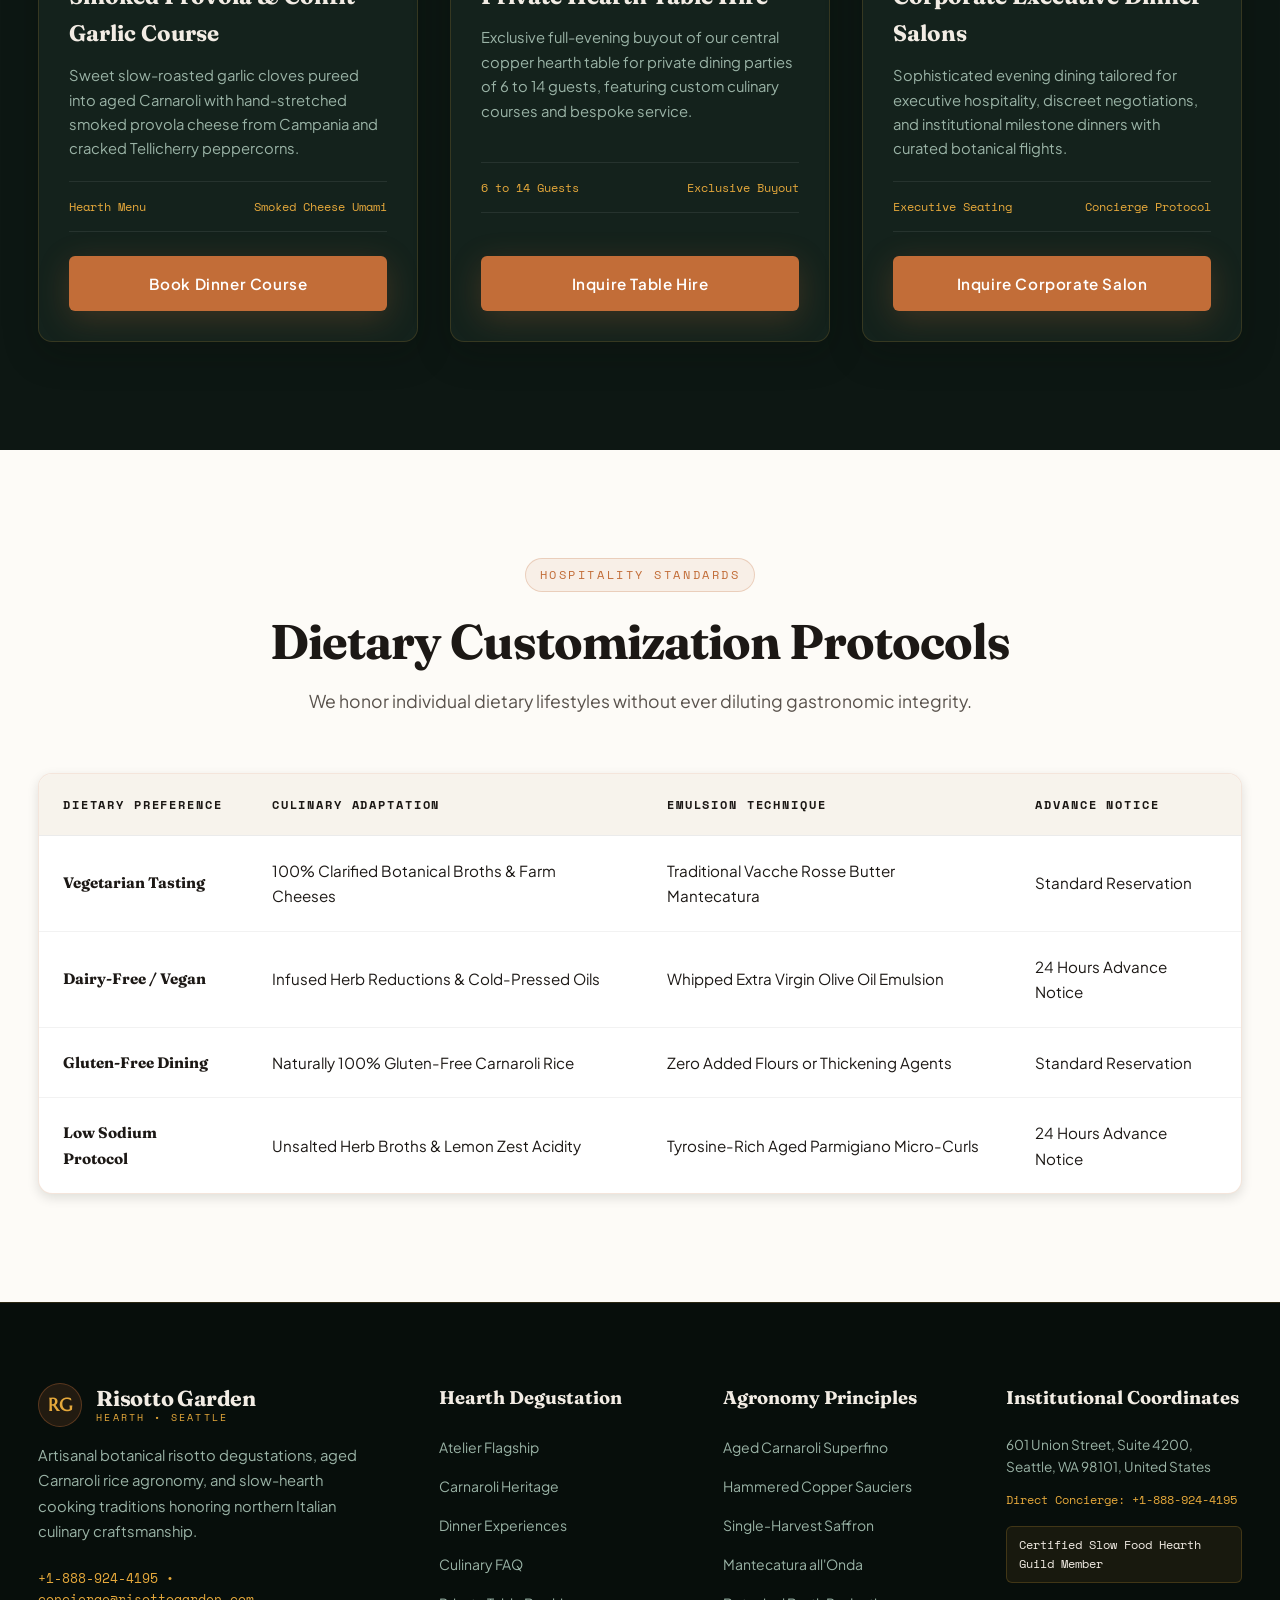
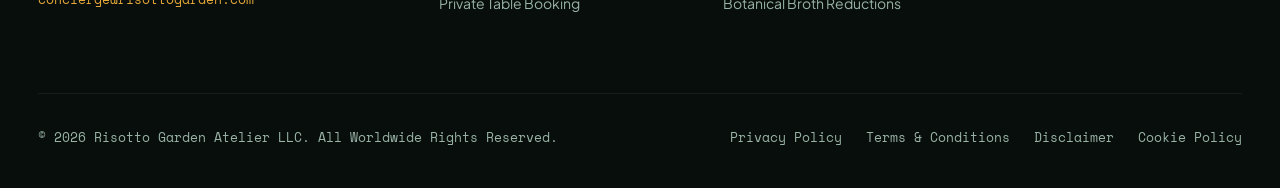
<file: services.html>
<!DOCTYPE html>
<html lang="en">
<head>
  <meta charset="UTF-8">
  <meta name="viewport" content="width=device-width, initial-scale=1.0">
  <title>Degustation Dinners &amp; Private Tables | Risotto Garden</title>
  <meta name="description" content="Explore seasonal risotto degustation dinners, private hearth table commissions, and multi-course culinary tastings at Risotto Garden in Seattle.">
  <link rel="canonical" href="https://risottogarden.com/services.html">
  <!-- Google tag (gtag.js) -->
<script async src="https://www.googletagmanager.com/gtag/js?id=G-0LY0HY7L01"></script>
<script>
  window.dataLayer = window.dataLayer || [];
  function gtag(){dataLayer.push(arguments);}
  gtag('js', new Date());
  gtag('config', 'G-0LY0HY7L01');
</script>
  <link rel="preconnect" href="https://fonts.googleapis.com">
<link rel="preconnect" href="https://fonts.gstatic.com" crossorigin>
<link href="https://fonts.googleapis.com/css2?family=Fraunces:ital,opsz,wght@0,9..144,400;0,9..144,600;0,9..144,700;1,9..144,400&family=Marcellus&family=Plus+Jakarta+Sans:wght@300;400;500;600;700&family=Space+Mono:wght@400;700&display=swap" rel="stylesheet">
  <link rel="stylesheet" href="assets/css/style.css">
</head>
<body>
  <!-- Site Header (Rule 11) -->
  <header class="site-header">
    <div class="rg-container">
      <div class="rg-nav-container">
        <a href="index.html" class="rg-brand">
          <div class="rg-brand-crest">RG</div>
          <div class="rg-brand-text">
            Risotto Garden
            <small>Hearth &bull; Seattle</small>
          </div>
        </a>
        <nav class="rg-nav-menu">
          <a href="index.html" class="rg-nav-link ">Hearth Atelier</a>
          <a href="about.html" class="rg-nav-link ">Rice Agronomy</a>
          <a href="services.html" class="rg-nav-link active">Degustation Dinners</a>
          <a href="faq.html" class="rg-nav-link ">Culinary FAQ</a>
          <a href="contact.html" class="rg-nav-link ">Salon Inquiries</a>
        </nav>
        <div style="display: flex; align-items: center; gap: 16px;">
          <a href="contact.html" class="rg-nav-cta">Reserve Dinner</a>
          <button class="rg-hamburger" id="rg-hamburger" aria-label="Toggle Navigation">
            <span></span>
            <span></span>
            <span></span>
          </button>
        </div>
      </div>
    </div>
  </header>

  <!-- Mobile Drawer (Rule 11) -->
  <div class="mobile-drawer-backdrop" id="mobile-drawer-backdrop"></div>
  <div class="mobile-drawer" id="mobile-drawer">
    <div class="mobile-drawer-header">
      <div class="rg-brand">
        <div class="rg-brand-crest">RG</div>
        <div class="rg-brand-text">Risotto Garden</div>
      </div>
      <button class="mobile-drawer-close" id="mobile-drawer-close" aria-label="Close Drawer">&times;</button>
    </div>
    <div class="mobile-drawer-body">
      <a href="index.html" class="mobile-nav-link">Hearth Atelier</a>
      <a href="about.html" class="mobile-nav-link">Rice Agronomy &amp; Heritage</a>
      <a href="services.html" class="mobile-nav-link">Degustation Dinners</a>
      <a href="faq.html" class="mobile-nav-link">Culinary &amp; Sourcing FAQ</a>
      <a href="contact.html" class="mobile-nav-link">Salon Inquiries &amp; Table</a>
    </div>
    <div class="mobile-drawer-footer">
      <p style="margin-bottom: 8px; color: var(--rg-saffron); font-family: var(--rg-font-mono); font-size: 0.75rem;">SEATTLE CONCIERGE</p>
      <p style="margin-bottom: 6px;">+1-888-924-4195</p>
      <p><a href="mailto:concierge@risottogarden.com">concierge@risottogarden.com</a></p>
    </div>
  </div>

  <main>
    <section class="rg-policy-header">
      <div class="rg-container">
        <span class="rg-tag">Culinary Services</span>
        <h1 class="rg-hero-title">Seasonal Degustations &amp; <span>Hearth Dinners</span></h1>
        <p class="rg-hero-desc" style="margin-bottom: 0;">
          Explore our evening dining services, private table hire, and customized multi-course tasting flights tailored for intimate celebrations and corporate salons.
        </p>
      </div>
    </section>

    <!-- Services Grid (6 Signature Culinary Offerings with Assets 13 to 18) -->
    <section class="rg-section rg-section-dark">
      <div class="rg-container">
        <div class="rg-dinner-grid">
          
          <!-- Service 1: Asset 13 (Roasted Butternut Squash Risotto) -->
          <div class="rg-dinner-card">
            <div class="rg-dinner-media">
              <img src="assets/images/risottogarden_asset_13.jpg" alt="Roasted butternut squash and fried sage leaf risotto in artisan terracotta earthenware bowl" width="1200" height="800">
            </div>
            <div class="rg-dinner-body">
              <div class="rg-dinner-header">
                <span class="rg-tag">AUTUMN DEGUSTATION</span>
                <h3>Roasted Butternut &amp; Crispy Sage Dinner</h3>
                <p>Carnaroli Superfino slow-cooked in charred vegetable broth, blended with roasted kabocha squash puree, crisp brown butter sage, and toasted pumpkin seed praline.</p>
              </div>
              <div class="rg-dinner-specs">
                <span>4-Course Tasting</span>
                <span>Terracotta Coupe</span>
              </div>
              <a href="contact.html" class="rg-btn rg-btn-terracotta" style="width: 100%; text-align: center;">Book Dinner Course</a>
            </div>
          </div>

          <!-- Service 2: Asset 14 (Black Winter Truffle Carpaccio) -->
          <div class="rg-dinner-card">
            <div class="rg-dinner-media">
              <img src="assets/images/risottogarden_asset_14.jpg" alt="Braised black winter truffle carpaccio shaved over silky white risotto on dark pottery dinner plate" width="1200" height="800">
            </div>
            <div class="rg-dinner-body">
              <div class="rg-dinner-header">
                <span class="rg-tag">FLAGSHIP FLIGHT</span>
                <h3>Black Winter Truffle Carpaccio Flight</h3>
                <p>Pure Parmigiano mantecato risotto cooked in clarified thyme broth, topped tableside with generous shavings of fresh black winter truffle from Umbrian forests.</p>
              </div>
              <div class="rg-dinner-specs">
                <span>6-Course Symphony</span>
                <span>Tableside Shaving</span>
              </div>
              <a href="contact.html" class="rg-btn rg-btn-terracotta" style="width: 100%; text-align: center;">Book Dinner Course</a>
            </div>
          </div>

          <!-- Service 3: Asset 15 (Culinary Pantry Grain Cellar) -->
          <div class="rg-dinner-card">
            <div class="rg-dinner-media">
              <img src="assets/images/risottogarden_asset_15.jpg" alt="Artisanal culinary pantry shelf lined with clear glass apothecary jars of aged carnaroli and porcini" width="1200" height="800">
            </div>
            <div class="rg-dinner-body">
              <div class="rg-dinner-header">
                <span class="rg-tag">PRIVATE MASTERCLASS</span>
                <h3>Hearthmaster Rice Masterclass &amp; Dinner</h3>
                <p>An interactive twilight culinary session where guests explore raw grain biology, test starch viscosities, and cook their own copper-pan risotto under Chef Lorenzo's guidance.</p>
              </div>
              <div class="rg-dinner-specs">
                <span>3-Hour Session</span>
                <span>Dinner Included</span>
              </div>
              <a href="contact.html" class="rg-btn rg-btn-terracotta" style="width: 100%; text-align: center;">Book Masterclass</a>
            </div>
          </div>

          <!-- Service 4: Asset 16 (Smoked Provola & Garlic Risotto) -->
          <div class="rg-dinner-card">
            <div class="rg-dinner-media">
              <img src="assets/images/risottogarden_asset_16.jpg" alt="Smoked provola and roasted sweet garlic risotto garnished with crispy herbs and cracked peppercorns" width="1200" height="800">
            </div>
            <div class="rg-dinner-body">
              <div class="rg-dinner-header">
                <span class="rg-tag">RUSTIC HEARTH</span>
                <h3>Smoked Provola &amp; Confit Garlic Course</h3>
                <p>Sweet slow-roasted garlic cloves pureed into aged Carnaroli with hand-stretched smoked provola cheese from Campania and cracked Tellicherry peppercorns.</p>
              </div>
              <div class="rg-dinner-specs">
                <span>Hearth Menu</span>
                <span>Smoked Cheese Umami</span>
              </div>
              <a href="contact.html" class="rg-btn rg-btn-terracotta" style="width: 100%; text-align: center;">Book Dinner Course</a>
            </div>
          </div>

          <!-- Service 5: Asset 17 (Chef Plating Dinner Course) -->
          <div class="rg-dinner-card">
            <div class="rg-dinner-media">
              <img src="assets/images/risottogarden_asset_17.jpg" alt="Chef plating evening dinner course with wooden spoon tilting velvety risotto into shallow bowl" width="1200" height="800">
            </div>
            <div class="rg-dinner-body">
              <div class="rg-dinner-header">
                <span class="rg-tag">EXCLUSIVE SALON</span>
                <h3>Private Hearth Table Hire</h3>
                <p>Exclusive full-evening buyout of our central copper hearth table for private dining parties of 6 to 14 guests, featuring custom culinary courses and bespoke service.</p>
              </div>
              <div class="rg-dinner-specs">
                <span>6 to 14 Guests</span>
                <span>Exclusive Buyout</span>
              </div>
              <a href="contact.html" class="rg-btn rg-btn-terracotta" style="width: 100%; text-align: center;">Inquire Table Hire</a>
            </div>
          </div>

          <!-- Service 6: Asset 18 (Flaked Salt & Peppercorn Cellars) -->
          <div class="rg-dinner-card">
            <div class="rg-dinner-media">
              <img src="assets/images/risottogarden_asset_18.jpg" alt="Freshly harvested sea salt flakes and pink peppercorns in carved marble cellar dishes with sage" width="1200" height="800">
            </div>
            <div class="rg-dinner-body">
              <div class="rg-dinner-header">
                <span class="rg-tag">INSTITUTIONAL SALONS</span>
                <h3>Corporate Executive Dinner Salons</h3>
                <p>Sophisticated evening dining tailored for executive hospitality, discreet negotiations, and institutional milestone dinners with curated botanical flights.</p>
              </div>
              <div class="rg-dinner-specs">
                <span>Executive Seating</span>
                <span>Concierge Protocol</span>
              </div>
              <a href="contact.html" class="rg-btn rg-btn-terracotta" style="width: 100%; text-align: center;">Inquire Corporate Salon</a>
            </div>
          </div>

        </div>
      </div>
    </section>

    <!-- Dietary Accommodation Matrix -->
    <section class="rg-section rg-section-light">
      <div class="rg-container">
        <div class="rg-section-header" style="text-align: center;">
          <span class="rg-tag" style="background: rgba(194, 109, 56, 0.08); border-color: rgba(194, 109, 56, 0.25); color: var(--rg-terracotta);">Hospitality Standards</span>
          <h2 class="rg-section-title" style="color: var(--rg-text-dark);">Dietary Customization Protocols</h2>
          <p class="rg-section-subtitle" style="margin: 0 auto; color: var(--rg-text-dark-muted);">We honor individual dietary lifestyles without ever diluting gastronomic integrity.</p>
        </div>
        <div class="rg-harvest-matrix-wrap">
          <table class="rg-harvest-table">
            <thead>
              <tr>
                <th>Dietary Preference</th>
                <th>Culinary Adaptation</th>
                <th>Emulsion Technique</th>
                <th>Advance Notice</th>
              </tr>
            </thead>
            <tbody>
              <tr>
                <td class="rg-crop-name">Vegetarian Tasting</td>
                <td>100% Clarified Botanical Broths &amp; Farm Cheeses</td>
                <td>Traditional Vacche Rosse Butter Mantecatura</td>
                <td>Standard Reservation</td>
              </tr>
              <tr>
                <td class="rg-crop-name">Dairy-Free / Vegan</td>
                <td>Infused Herb Reductions &amp; Cold-Pressed Oils</td>
                <td>Whipped Extra Virgin Olive Oil Emulsion</td>
                <td>24 Hours Advance Notice</td>
              </tr>
              <tr>
                <td class="rg-crop-name">Gluten-Free Dining</td>
                <td>Naturally 100% Gluten-Free Carnaroli Rice</td>
                <td>Zero Added Flours or Thickening Agents</td>
                <td>Standard Reservation</td>
              </tr>
              <tr>
                <td class="rg-crop-name">Low Sodium Protocol</td>
                <td>Unsalted Herb Broths &amp; Lemon Zest Acidity</td>
                <td>Tyrosine-Rich Aged Parmigiano Micro-Curls</td>
                <td>24 Hours Advance Notice</td>
              </tr>
            </tbody>
          </table>
        </div>
      </div>
    </section>
  </main>

  <!-- Semantic Site Footer -->
  <footer class="rg-footer">
    <div class="rg-container">
      <div class="rg-footer-grid">
        <div class="rg-footer-brand">
          <div class="rg-brand">
            <div class="rg-brand-crest">RG</div>
            <div class="rg-brand-text">
              Risotto Garden
              <small>Hearth &bull; Seattle</small>
            </div>
          </div>
          <p>Artisanal botanical risotto degustations, aged Carnaroli rice agronomy, and slow-hearth cooking traditions honoring northern Italian culinary craftsmanship.</p>
          <div style="font-family: var(--rg-font-mono); font-size: 0.8rem; color: var(--rg-saffron);">
            +1-888-924-4195 &bull; concierge@risottogarden.com
          </div>
        </div>
        <div class="rg-footer-col">
          <h4>Hearth Degustation</h4>
          <ul class="rg-footer-links">
            <li><a href="index.html">Atelier Flagship</a></li>
            <li><a href="about.html">Carnaroli Heritage</a></li>
            <li><a href="services.html">Dinner Experiences</a></li>
            <li><a href="faq.html">Culinary FAQ</a></li>
            <li><a href="contact.html">Private Table Booking</a></li>
          </ul>
        </div>
        <div class="rg-footer-col">
          <h4>Agronomy Principles</h4>
          <ul class="rg-footer-links">
            <li><a href="about.html">Aged Carnaroli Superfino</a></li>
            <li><a href="about.html">Hammered Copper Sauciers</a></li>
            <li><a href="about.html">Single-Harvest Saffron</a></li>
            <li><a href="about.html">Mantecatura all'Onda</a></li>
            <li><a href="about.html">Botanical Broth Reductions</a></li>
          </ul>
        </div>
        <div class="rg-footer-col">
          <h4>Institutional Coordinates</h4>
          <p style="font-size: 0.85rem; line-height: 1.6; margin-bottom: 12px; color: var(--rg-text-light-muted);">
            601 Union Street, Suite 4200, Seattle, WA 98101, United States
          </p>
          <p style="font-family: var(--rg-font-mono); font-size: 0.75rem; color: var(--rg-saffron); margin-bottom: 16px;">
            Direct Concierge: +1-888-924-4195
          </p>
          <div style="padding: 8px 12px; background: rgba(229,168,59,0.08); border: 1px solid rgba(229,168,59,0.2); border-radius: 6px; font-size: 0.725rem; font-family: var(--rg-font-mono); color: var(--rg-text-light);">
            Certified Slow Food Hearth Guild Member
          </div>
        </div>
      </div>
      <div class="rg-footer-bottom">
        <div>&copy; 2026 Risotto Garden Atelier LLC. All Worldwide Rights Reserved.</div>
        <div class="rg-footer-legal-links">
          <a href="privacy-policy.html">Privacy Policy</a>
          <a href="terms-and-conditions.html">Terms &amp; Conditions</a>
          <a href="disclaimer.html">Disclaimer</a>
          <a href="cookie-policy.html">Cookie Policy</a>
        </div>
      </div>
    </div>
  </footer>
  <script src="assets/js/script.js"></script>
  <script src="assets/js/main.js"></script>
</body>
</html>
</file>
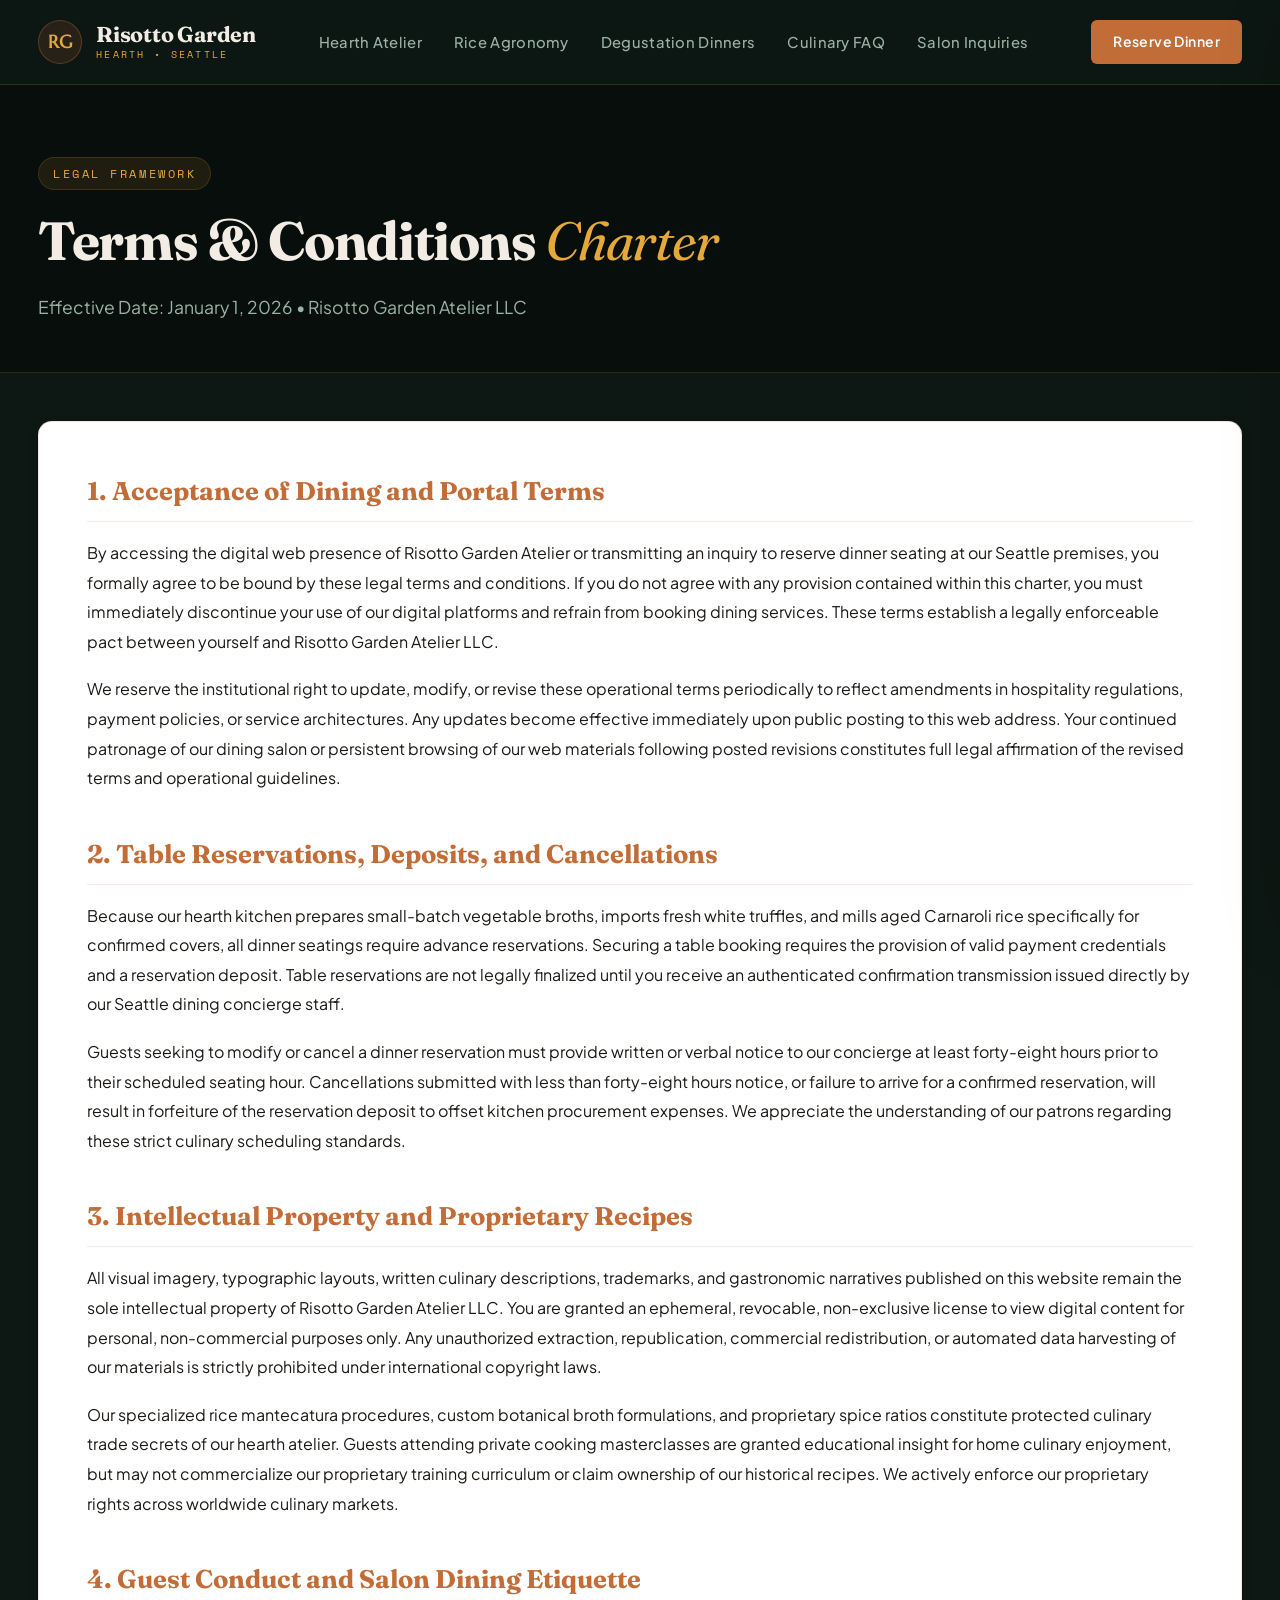
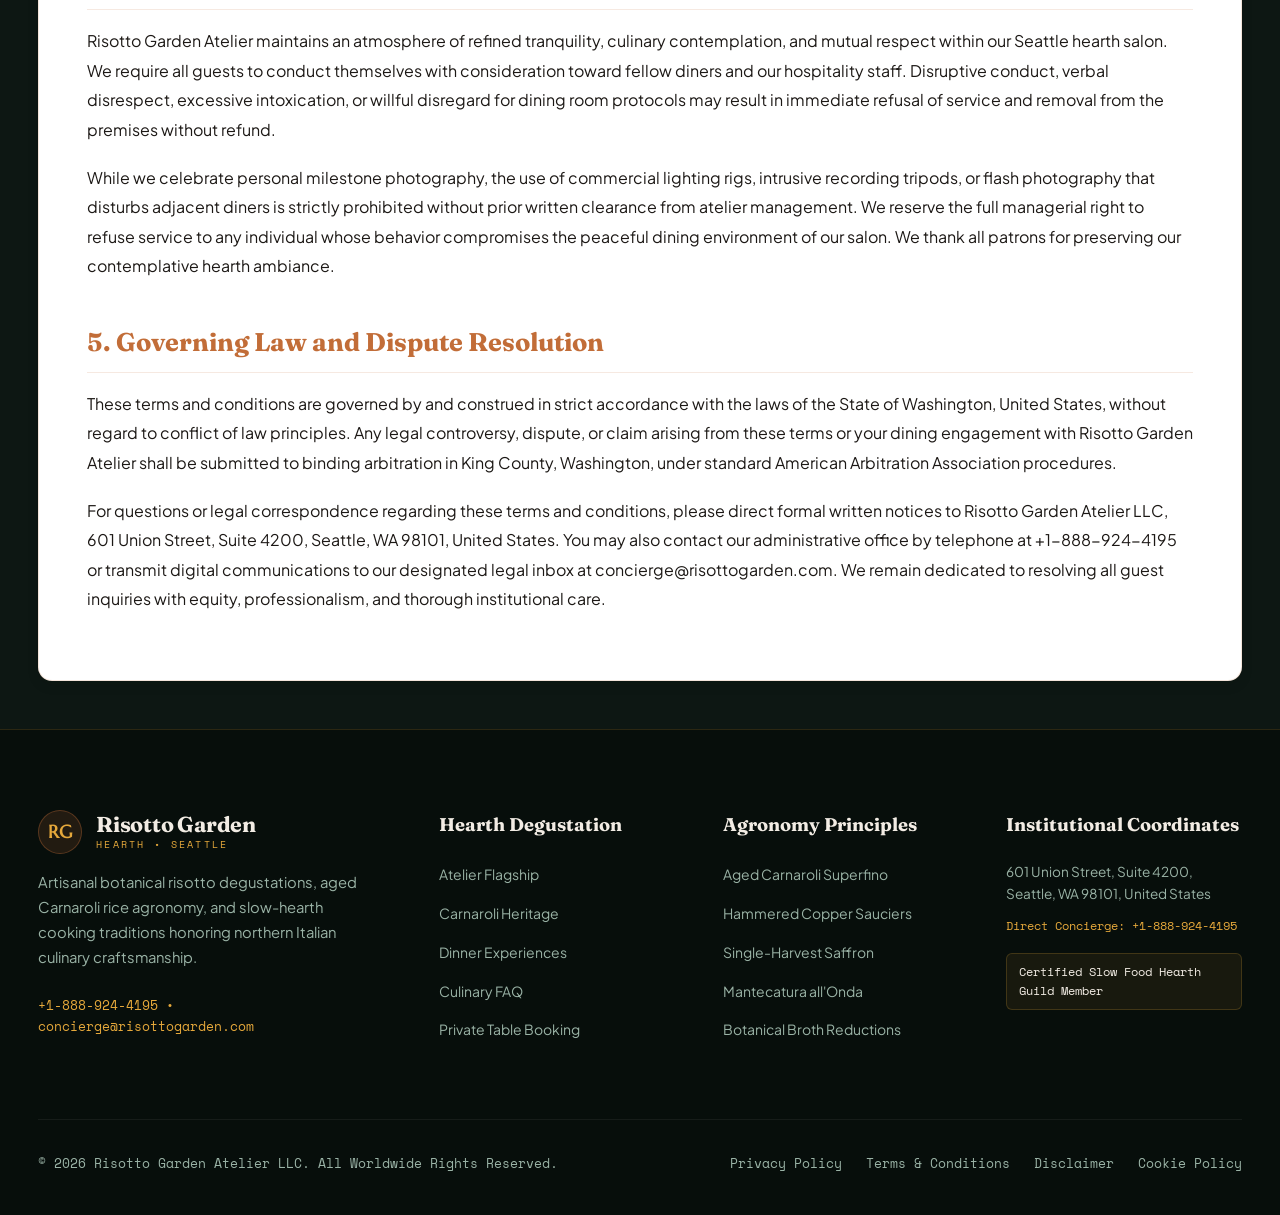
<file: terms-and-conditions.html>
<!DOCTYPE html>
<html lang="en">
<head>
  <meta charset="UTF-8">
  <meta name="viewport" content="width=device-width, initial-scale=1.0">
  <title>Terms &amp; Conditions | Risotto Garden</title>
  <meta name="description" content="Terms and Conditions governing dining reservations, private table buyouts, and web portal access for Risotto Garden in Seattle, Washington.">
  <link rel="canonical" href="https://risottogarden.com/terms-and-conditions.html">
  <!-- Google tag (gtag.js) -->
<script async src="https://www.googletagmanager.com/gtag/js?id=G-0LY0HY7L01"></script>
<script>
  window.dataLayer = window.dataLayer || [];
  function gtag(){dataLayer.push(arguments);}
  gtag('js', new Date());
  gtag('config', 'G-0LY0HY7L01');
</script>
  <link rel="preconnect" href="https://fonts.googleapis.com">
<link rel="preconnect" href="https://fonts.gstatic.com" crossorigin>
<link href="https://fonts.googleapis.com/css2?family=Fraunces:ital,opsz,wght@0,9..144,400;0,9..144,600;0,9..144,700;1,9..144,400&family=Marcellus&family=Plus+Jakarta+Sans:wght@300;400;500;600;700&family=Space+Mono:wght@400;700&display=swap" rel="stylesheet">
  <link rel="stylesheet" href="assets/css/style.css">
</head>
<body>
  <!-- Site Header (Rule 11) -->
  <header class="site-header">
    <div class="rg-container">
      <div class="rg-nav-container">
        <a href="index.html" class="rg-brand">
          <div class="rg-brand-crest">RG</div>
          <div class="rg-brand-text">
            Risotto Garden
            <small>Hearth &bull; Seattle</small>
          </div>
        </a>
        <nav class="rg-nav-menu">
          <a href="index.html" class="rg-nav-link ">Hearth Atelier</a>
          <a href="about.html" class="rg-nav-link ">Rice Agronomy</a>
          <a href="services.html" class="rg-nav-link ">Degustation Dinners</a>
          <a href="faq.html" class="rg-nav-link ">Culinary FAQ</a>
          <a href="contact.html" class="rg-nav-link ">Salon Inquiries</a>
        </nav>
        <div style="display: flex; align-items: center; gap: 16px;">
          <a href="contact.html" class="rg-nav-cta">Reserve Dinner</a>
          <button class="rg-hamburger" id="rg-hamburger" aria-label="Toggle Navigation">
            <span></span>
            <span></span>
            <span></span>
          </button>
        </div>
      </div>
    </div>
  </header>

  <!-- Mobile Drawer (Rule 11) -->
  <div class="mobile-drawer-backdrop" id="mobile-drawer-backdrop"></div>
  <div class="mobile-drawer" id="mobile-drawer">
    <div class="mobile-drawer-header">
      <div class="rg-brand">
        <div class="rg-brand-crest">RG</div>
        <div class="rg-brand-text">Risotto Garden</div>
      </div>
      <button class="mobile-drawer-close" id="mobile-drawer-close" aria-label="Close Drawer">&times;</button>
    </div>
    <div class="mobile-drawer-body">
      <a href="index.html" class="mobile-nav-link">Hearth Atelier</a>
      <a href="about.html" class="mobile-nav-link">Rice Agronomy &amp; Heritage</a>
      <a href="services.html" class="mobile-nav-link">Degustation Dinners</a>
      <a href="faq.html" class="mobile-nav-link">Culinary &amp; Sourcing FAQ</a>
      <a href="contact.html" class="mobile-nav-link">Salon Inquiries &amp; Table</a>
    </div>
    <div class="mobile-drawer-footer">
      <p style="margin-bottom: 8px; color: var(--rg-saffron); font-family: var(--rg-font-mono); font-size: 0.75rem;">SEATTLE CONCIERGE</p>
      <p style="margin-bottom: 6px;">+1-888-924-4195</p>
      <p><a href="mailto:concierge@risottogarden.com">concierge@risottogarden.com</a></p>
    </div>
  </div>

  <main>
    <section class="rg-policy-header">
      <div class="rg-container">
        <span class="rg-tag">Legal Framework</span>
        <h1 class="rg-hero-title">Terms &amp; Conditions <span>Charter</span></h1>
        <p class="rg-hero-desc" style="margin-bottom: 0;">Effective Date: January 1, 2026 &bull; Risotto Garden Atelier LLC</p>
      </div>
    </section>

    <div class="rg-container">
      <div class="rg-policy-content">
        
        <div class="rg-policy-section">
          <h2>1. Acceptance of Dining and Portal Terms</h2>
          <p class="rg-policy-p">
            By accessing the digital web presence of Risotto Garden Atelier or transmitting an inquiry to reserve dinner seating at our Seattle premises, you formally agree to be bound by these legal terms and conditions. If you do not agree with any provision contained within this charter, you must immediately discontinue your use of our digital platforms and refrain from booking dining services. These terms establish a legally enforceable pact between yourself and Risotto Garden Atelier LLC.
          </p>
          <p class="rg-policy-p">
            We reserve the institutional right to update, modify, or revise these operational terms periodically to reflect amendments in hospitality regulations, payment policies, or service architectures. Any updates become effective immediately upon public posting to this web address. Your continued patronage of our dining salon or persistent browsing of our web materials following posted revisions constitutes full legal affirmation of the revised terms and operational guidelines.
          </p>
        </div>

        <div class="rg-policy-section">
          <h2>2. Table Reservations, Deposits, and Cancellations</h2>
          <p class="rg-policy-p">
            Because our hearth kitchen prepares small-batch vegetable broths, imports fresh white truffles, and mills aged Carnaroli rice specifically for confirmed covers, all dinner seatings require advance reservations. Securing a table booking requires the provision of valid payment credentials and a reservation deposit. Table reservations are not legally finalized until you receive an authenticated confirmation transmission issued directly by our Seattle dining concierge staff.
          </p>
          <p class="rg-policy-p">
            Guests seeking to modify or cancel a dinner reservation must provide written or verbal notice to our concierge at least forty-eight hours prior to their scheduled seating hour. Cancellations submitted with less than forty-eight hours notice, or failure to arrive for a confirmed reservation, will result in forfeiture of the reservation deposit to offset kitchen procurement expenses. We appreciate the understanding of our patrons regarding these strict culinary scheduling standards.
          </p>
        </div>

        <div class="rg-policy-section">
          <h2>3. Intellectual Property and Proprietary Recipes</h2>
          <p class="rg-policy-p">
            All visual imagery, typographic layouts, written culinary descriptions, trademarks, and gastronomic narratives published on this website remain the sole intellectual property of Risotto Garden Atelier LLC. You are granted an ephemeral, revocable, non-exclusive license to view digital content for personal, non-commercial purposes only. Any unauthorized extraction, republication, commercial redistribution, or automated data harvesting of our materials is strictly prohibited under international copyright laws.
          </p>
          <p class="rg-policy-p">
            Our specialized rice mantecatura procedures, custom botanical broth formulations, and proprietary spice ratios constitute protected culinary trade secrets of our hearth atelier. Guests attending private cooking masterclasses are granted educational insight for home culinary enjoyment, but may not commercialize our proprietary training curriculum or claim ownership of our historical recipes. We actively enforce our proprietary rights across worldwide culinary markets.
          </p>
        </div>

        <div class="rg-policy-section">
          <h2>4. Guest Conduct and Salon Dining Etiquette</h2>
          <p class="rg-policy-p">
            Risotto Garden Atelier maintains an atmosphere of refined tranquility, culinary contemplation, and mutual respect within our Seattle hearth salon. We require all guests to conduct themselves with consideration toward fellow diners and our hospitality staff. Disruptive conduct, verbal disrespect, excessive intoxication, or willful disregard for dining room protocols may result in immediate refusal of service and removal from the premises without refund.
          </p>
          <p class="rg-policy-p">
            While we celebrate personal milestone photography, the use of commercial lighting rigs, intrusive recording tripods, or flash photography that disturbs adjacent diners is strictly prohibited without prior written clearance from atelier management. We reserve the full managerial right to refuse service to any individual whose behavior compromises the peaceful dining environment of our salon. We thank all patrons for preserving our contemplative hearth ambiance.
          </p>
        </div>

        <div class="rg-policy-section">
          <h2>5. Governing Law and Dispute Resolution</h2>
          <p class="rg-policy-p">
            These terms and conditions are governed by and construed in strict accordance with the laws of the State of Washington, United States, without regard to conflict of law principles. Any legal controversy, dispute, or claim arising from these terms or your dining engagement with Risotto Garden Atelier shall be submitted to binding arbitration in King County, Washington, under standard American Arbitration Association procedures.
          </p>
          <p class="rg-policy-p">
            For questions or legal correspondence regarding these terms and conditions, please direct formal written notices to Risotto Garden Atelier LLC, 601 Union Street, Suite 4200, Seattle, WA 98101, United States. You may also contact our administrative office by telephone at +1-888-924-4195 or transmit digital communications to our designated legal inbox at concierge@risottogarden.com. We remain dedicated to resolving all guest inquiries with equity, professionalism, and thorough institutional care.
          </p>
        </div>

      </div>
    </div>
  </main>

  <!-- Semantic Site Footer -->
  <footer class="rg-footer">
    <div class="rg-container">
      <div class="rg-footer-grid">
        <div class="rg-footer-brand">
          <div class="rg-brand">
            <div class="rg-brand-crest">RG</div>
            <div class="rg-brand-text">
              Risotto Garden
              <small>Hearth &bull; Seattle</small>
            </div>
          </div>
          <p>Artisanal botanical risotto degustations, aged Carnaroli rice agronomy, and slow-hearth cooking traditions honoring northern Italian culinary craftsmanship.</p>
          <div style="font-family: var(--rg-font-mono); font-size: 0.8rem; color: var(--rg-saffron);">
            +1-888-924-4195 &bull; concierge@risottogarden.com
          </div>
        </div>
        <div class="rg-footer-col">
          <h4>Hearth Degustation</h4>
          <ul class="rg-footer-links">
            <li><a href="index.html">Atelier Flagship</a></li>
            <li><a href="about.html">Carnaroli Heritage</a></li>
            <li><a href="services.html">Dinner Experiences</a></li>
            <li><a href="faq.html">Culinary FAQ</a></li>
            <li><a href="contact.html">Private Table Booking</a></li>
          </ul>
        </div>
        <div class="rg-footer-col">
          <h4>Agronomy Principles</h4>
          <ul class="rg-footer-links">
            <li><a href="about.html">Aged Carnaroli Superfino</a></li>
            <li><a href="about.html">Hammered Copper Sauciers</a></li>
            <li><a href="about.html">Single-Harvest Saffron</a></li>
            <li><a href="about.html">Mantecatura all'Onda</a></li>
            <li><a href="about.html">Botanical Broth Reductions</a></li>
          </ul>
        </div>
        <div class="rg-footer-col">
          <h4>Institutional Coordinates</h4>
          <p style="font-size: 0.85rem; line-height: 1.6; margin-bottom: 12px; color: var(--rg-text-light-muted);">
            601 Union Street, Suite 4200, Seattle, WA 98101, United States
          </p>
          <p style="font-family: var(--rg-font-mono); font-size: 0.75rem; color: var(--rg-saffron); margin-bottom: 16px;">
            Direct Concierge: +1-888-924-4195
          </p>
          <div style="padding: 8px 12px; background: rgba(229,168,59,0.08); border: 1px solid rgba(229,168,59,0.2); border-radius: 6px; font-size: 0.725rem; font-family: var(--rg-font-mono); color: var(--rg-text-light);">
            Certified Slow Food Hearth Guild Member
          </div>
        </div>
      </div>
      <div class="rg-footer-bottom">
        <div>&copy; 2026 Risotto Garden Atelier LLC. All Worldwide Rights Reserved.</div>
        <div class="rg-footer-legal-links">
          <a href="privacy-policy.html">Privacy Policy</a>
          <a href="terms-and-conditions.html">Terms &amp; Conditions</a>
          <a href="disclaimer.html">Disclaimer</a>
          <a href="cookie-policy.html">Cookie Policy</a>
        </div>
      </div>
    </div>
  </footer>
  <script src="assets/js/script.js"></script>
  <script src="assets/js/main.js"></script>
</body>
</html>
</file>
<file: assets/css/style.css>
/* RISOTTO GARDEN HEARTH & ATELIER - TUSCAN BOTANICAL HEARTH DESIGN SYSTEM
   Theme Archetype: Tuscan Botanical Hearth / Warm Terracotta & Deep Cypress / Inset Floating Viewport Showcase
   Colors: Deep Cypress Hearth (#0d1713), Charred Vine (#070e0b), Terracotta Flame (#c26d38),
           Saffron Amber (#e5a83b), Botanical Sage (#52796f), Parchment Linen (#fdfbf7), Soft Alabaster (#f5efe6)
   Typography: Fraunces (Display Serif) / Marcellus (Classic Roman) / Plus Jakarta Sans (Body) / Space Mono (Agronomic Specs)
*/

:root {
  --rg-bg-dark: #0d1713;
  --rg-bg-darker: #070e0b;
  --rg-bg-surface: #14221c;
  --rg-bg-surface-elevated: #1c2d26;
  --rg-bg-light: #fdfbf7;
  --rg-bg-warm-light: #f5efe6;
  --rg-bg-white: #ffffff;
  
  --rg-terracotta: #c26d38;
  --rg-terracotta-hover: #ad5a27;
  --rg-terracotta-soft: rgba(194, 109, 56, 0.14);
  --rg-saffron: #e5a83b;
  --rg-saffron-light: #fcd374;
  --rg-saffron-glow: rgba(229, 168, 59, 0.28);
  --rg-sage: #52796f;
  --rg-sage-light: #84a98c;
  --rg-umber: #2b1f18;
  
  --rg-text-light: #f2ece4;
  --rg-text-light-muted: #9ab3a6;
  --rg-text-dark: #1c1815;
  --rg-text-dark-muted: #59524c;
  
  --rg-border-dark: rgba(229, 168, 59, 0.16);
  --rg-border-terracotta: rgba(194, 109, 56, 0.35);
  --rg-border-light: rgba(194, 109, 56, 0.18);
  --rg-border-subtle: rgba(255, 255, 255, 0.08);
  
  --rg-font-display: 'Fraunces', Georgia, serif;
  --rg-font-serif: 'Marcellus', Georgia, serif;
  --rg-font-body: 'Plus Jakarta Sans', system-ui, -apple-system, sans-serif;
  --rg-font-mono: 'Space Mono', monospace;

  --rg-shadow-sm: 0 4px 12px rgba(7, 14, 11, 0.12);
  --rg-shadow-md: 0 12px 36px rgba(7, 14, 11, 0.22);
  --rg-shadow-lg: 0 24px 64px rgba(7, 14, 11, 0.38);
  --rg-shadow-saffron: 0 8px 32px rgba(229, 168, 59, 0.24);
  --rg-shadow-terracotta: 0 8px 32px rgba(194, 109, 56, 0.24);
  
  --rg-radius-sm: 6px;
  --rg-radius-md: 14px;
  --rg-radius-lg: 26px;
  --rg-radius-full: 9999px;
  
  --rg-transition: all 0.3s cubic-bezier(0.16, 1, 0.3, 1);
}

*, *::before, *::after {
  box-sizing: border-box;
  margin: 0;
  padding: 0;
}

html {
  scroll-behavior: smooth;
  font-size: 16px;
}

body {
  font-family: var(--rg-font-body);
  background-color: var(--rg-bg-dark);
  color: var(--rg-text-light);
  line-height: 1.68;
  -webkit-font-smoothing: antialiased;
  -moz-osx-font-smoothing: grayscale;
  overflow-x: hidden;
}

img {
  max-width: 100%;
  height: auto;
  display: block;
}

a {
  color: inherit;
  text-decoration: none;
  transition: var(--rg-transition);
}

ul, ol {
  list-style: none;
}

button, input, textarea, select {
  font-family: inherit;
  font-size: inherit;
}

/* CONTAINERS & SECTIONS */
.rg-container {
  width: 100%;
  max-width: 1260px;
  margin: 0 auto;
  padding: 0 28px;
}

.rg-container-narrow {
  width: 100%;
  max-width: 980px;
  margin: 0 auto;
  padding: 0 28px;
}

.rg-section {
  padding: 108px 0;
  position: relative;
}

.rg-section-dark {
  background-color: var(--rg-bg-dark);
  color: var(--rg-text-light);
}

.rg-section-darker {
  background-color: var(--rg-bg-darker);
  color: var(--rg-text-light);
}

.rg-section-light {
  background-color: var(--rg-bg-light);
  color: var(--rg-text-dark);
}

.rg-section-warm {
  background-color: var(--rg-bg-warm-light);
  color: var(--rg-text-dark);
}

/* TYPOGRAPHY HELPERS */
.rg-tag {
  display: inline-flex;
  align-items: center;
  gap: 8px;
  font-family: var(--rg-font-mono);
  font-size: 0.725rem;
  letter-spacing: 0.22em;
  text-transform: uppercase;
  color: var(--rg-saffron);
  background: rgba(229, 168, 59, 0.1);
  padding: 6px 14px;
  border-radius: var(--rg-radius-full);
  border: 1px solid var(--rg-border-dark);
  margin-bottom: 20px;
}

.rg-section-header {
  margin-bottom: 56px;
}

.rg-section-title {
  font-family: var(--rg-font-display);
  font-size: clamp(2rem, 3.8vw, 3.2rem);
  font-weight: 700;
  line-height: 1.2;
  letter-spacing: -0.02em;
  margin-bottom: 16px;
}

.rg-section-title span {
  font-family: var(--rg-font-display);
  font-style: italic;
  font-weight: 400;
  color: var(--rg-saffron);
}

.rg-section-subtitle {
  font-size: 1.1rem;
  color: var(--rg-text-light-muted);
  max-width: 680px;
  line-height: 1.75;
}

.rg-btn {
  display: inline-flex;
  align-items: center;
  justify-content: center;
  gap: 12px;
  padding: 14px 32px;
  border-radius: var(--rg-radius-sm);
  font-family: var(--rg-font-body);
  font-size: 0.95rem;
  font-weight: 600;
  letter-spacing: 0.04em;
  cursor: pointer;
  transition: var(--rg-transition);
  border: 1px solid transparent;
}

.rg-btn-terracotta {
  background: var(--rg-terracotta);
  color: #ffffff;
  box-shadow: var(--rg-shadow-terracotta);
}

.rg-btn-terracotta:hover {
  background: var(--rg-terracotta-hover);
  transform: translateY(-2px);
}

.rg-btn-outline {
  background: transparent;
  color: var(--rg-text-light);
  border-color: rgba(255, 255, 255, 0.2);
}

.rg-btn-outline:hover {
  border-color: var(--rg-saffron);
  color: var(--rg-saffron);
  background: rgba(229, 168, 59, 0.08);
}

/* =========================================================================
   SITE HEADER & NAVIGATION (Rule 11)
   ========================================================================= */
.site-header {
  position: sticky;
  top: 0;
  left: 0;
  width: 100%;
  z-index: 1000;
  background: rgba(13, 23, 19, 0.88);
  backdrop-filter: blur(14px);
  -webkit-backdrop-filter: blur(14px);
  border-bottom: 1px solid var(--rg-border-dark);
  transition: var(--rg-transition);
}

.rg-nav-container {
  display: flex;
  align-items: center;
  justify-content: space-between;
  height: 84px;
}

.rg-brand {
  display: flex;
  align-items: center;
  gap: 14px;
}

.rg-brand-crest {
  width: 44px;
  height: 44px;
  border: 1px solid var(--rg-border-terracotta);
  border-radius: 50%;
  background: var(--rg-terracotta-soft);
  display: flex;
  align-items: center;
  justify-content: center;
  font-family: var(--rg-font-serif);
  font-size: 1.15rem;
  color: var(--rg-saffron);
  font-weight: 700;
}

.rg-brand-text {
  font-family: var(--rg-font-display);
  font-size: 1.35rem;
  font-weight: 700;
  letter-spacing: -0.01em;
  color: var(--rg-text-light);
  line-height: 1.1;
}

.rg-brand-text small {
  display: block;
  font-family: var(--rg-font-mono);
  font-size: 0.65rem;
  font-weight: 400;
  letter-spacing: 0.22em;
  text-transform: uppercase;
  color: var(--rg-saffron);
  margin-top: 2px;
}

.rg-nav-menu {
  display: flex;
  align-items: center;
  gap: 32px;
}

.rg-nav-link {
  font-size: 0.925rem;
  font-weight: 500;
  color: var(--rg-text-light-muted);
  letter-spacing: 0.02em;
  position: relative;
  padding: 6px 0;
}

.rg-nav-link:hover,
.rg-nav-link.active {
  color: var(--rg-text-light);
}

.rg-nav-link.active::after {
  content: '';
  position: absolute;
  bottom: 0;
  left: 0;
  width: 100%;
  height: 2px;
  background: var(--rg-saffron);
}

.rg-nav-cta {
  background: var(--rg-terracotta);
  color: #ffffff;
  padding: 10px 22px;
  border-radius: var(--rg-radius-sm);
  font-size: 0.875rem;
  font-weight: 600;
  letter-spacing: 0.03em;
  transition: var(--rg-transition);
}

.rg-nav-cta:hover {
  background: var(--rg-terracotta-hover);
}

.rg-hamburger {
  display: none;
  flex-direction: column;
  justify-content: center;
  gap: 5px;
  width: 38px;
  height: 38px;
  background: transparent;
  border: 1px solid var(--rg-border-dark);
  border-radius: var(--rg-radius-sm);
  cursor: pointer;
  padding: 8px;
}

.rg-hamburger span {
  display: block;
  width: 100%;
  height: 2px;
  background: var(--rg-text-light);
  transition: var(--rg-transition);
}

/* MOBILE DRAWER (Rule 11) */
.mobile-drawer-backdrop {
  position: fixed;
  inset: 0;
  background: rgba(7, 14, 11, 0.7);
  backdrop-filter: blur(8px);
  z-index: 1050;
  opacity: 0;
  visibility: hidden;
  transition: var(--rg-transition);
}

.mobile-drawer-backdrop.active {
  opacity: 1;
  visibility: visible;
}

.mobile-drawer {
  position: fixed;
  top: 0;
  right: -340px;
  width: 320px;
  height: 100%;
  background: var(--rg-bg-darker);
  border-left: 1px solid var(--rg-border-dark);
  z-index: 1100;
  display: flex;
  flex-direction: column;
  justify-content: space-between;
  padding: 32px 28px;
  transition: right 0.35s cubic-bezier(0.16, 1, 0.3, 1);
  box-shadow: var(--rg-shadow-lg);
}

.mobile-drawer.active {
  right: 0;
}

.mobile-drawer-header {
  display: flex;
  align-items: center;
  justify-content: space-between;
  padding-bottom: 24px;
  border-bottom: 1px solid var(--rg-border-dark);
}

.mobile-drawer-close {
  background: transparent;
  border: none;
  color: var(--rg-text-light-muted);
  font-size: 1.8rem;
  cursor: pointer;
  line-height: 1;
}

.mobile-drawer-body {
  display: flex;
  flex-direction: column;
  gap: 20px;
  margin: 36px 0;
}

.mobile-nav-link {
  font-family: var(--rg-font-display);
  font-size: 1.25rem;
  color: var(--rg-text-light);
  font-weight: 600;
}

.mobile-nav-link:hover {
  color: var(--rg-saffron);
}

.mobile-drawer-footer {
  padding-top: 24px;
  border-top: 1px solid var(--rg-border-dark);
  font-size: 0.85rem;
  color: var(--rg-text-light-muted);
}

/* =========================================================================
   1. INSET FLOATING HEARTH VIEWPORT WITH GASTRONOMIC LEDGER (SECTION 1 - Asset 1)
   ========================================================================= */
.rg-inset-hero {
  padding: 80px 0 100px 0;
  position: relative;
  overflow: hidden;
  background: radial-gradient(circle at 65% 35%, rgba(194, 109, 56, 0.18) 0%, rgba(13, 23, 19, 1) 70%);
}

.rg-hero-grid {
  display: grid;
  grid-template-columns: 1.15fr 0.85fr;
  gap: 56px;
  align-items: center;
}

.rg-hero-viewport {
  position: relative;
  border-radius: var(--rg-radius-lg);
  overflow: hidden;
  border: 1px solid var(--rg-border-terracotta);
  box-shadow: var(--rg-shadow-lg);
}

.rg-hero-viewport img {
  width: 100%;
  height: 520px;
  object-fit: cover;
  transition: transform 0.8s ease;
}

.rg-hero-viewport:hover img {
  transform: scale(1.04);
}

.rg-recipe-seal {
  position: absolute;
  bottom: 24px;
  left: 24px;
  background: rgba(7, 14, 11, 0.9);
  backdrop-filter: blur(12px);
  border: 1px solid var(--rg-border-dark);
  border-radius: var(--rg-radius-sm);
  padding: 16px 20px;
  display: flex;
  align-items: center;
  gap: 16px;
  box-shadow: var(--rg-shadow-md);
}

.rg-seal-icon {
  width: 38px;
  height: 38px;
  background: var(--rg-terracotta);
  border-radius: 50%;
  display: flex;
  align-items: center;
  justify-content: center;
  color: #fff;
  font-family: var(--rg-font-serif);
  font-weight: 700;
  font-size: 0.95rem;
}

.rg-seal-text h4 {
  font-family: var(--rg-font-display);
  font-size: 0.95rem;
  color: var(--rg-text-light);
  margin-bottom: 2px;
}

.rg-seal-text p {
  font-family: var(--rg-font-mono);
  font-size: 0.725rem;
  color: var(--rg-saffron);
}

.rg-hero-ledger {
  display: flex;
  flex-direction: column;
  justify-content: center;
}

.rg-hero-title {
  font-family: var(--rg-font-display);
  font-size: clamp(2.4rem, 4.2vw, 3.6rem);
  font-weight: 700;
  line-height: 1.15;
  letter-spacing: -0.025em;
  margin-bottom: 20px;
}

.rg-hero-title span {
  font-family: var(--rg-font-display);
  font-style: italic;
  font-weight: 400;
  color: var(--rg-saffron);
}

.rg-hero-desc {
  font-size: 1.1rem;
  color: var(--rg-text-light-muted);
  line-height: 1.8;
  margin-bottom: 32px;
}

.rg-gastronomic-data {
  display: grid;
  grid-template-columns: repeat(3, 1fr);
  gap: 16px;
  padding: 20px 0;
  border-top: 1px solid var(--rg-border-dark);
  border-bottom: 1px solid var(--rg-border-dark);
  margin-bottom: 36px;
}

.rg-data-col small {
  display: block;
  font-family: var(--rg-font-mono);
  font-size: 0.685rem;
  color: var(--rg-saffron);
  letter-spacing: 0.15em;
  text-transform: uppercase;
  margin-bottom: 4px;
}

.rg-data-col strong {
  font-family: var(--rg-font-display);
  font-size: 1.25rem;
  color: var(--rg-text-light);
}

.rg-hero-actions {
  display: flex;
  gap: 18px;
  flex-wrap: wrap;
}

/* =========================================================================
   2. SEASONAL DEGUSTATION MENU RIBBON (SECTION 2)
   ========================================================================= */
.rg-menu-ribbon {
  background: #070e0b;
  border-top: 1px solid var(--rg-border-dark);
  border-bottom: 1px solid var(--rg-border-dark);
  padding: 28px 0;
}

.rg-ribbon-grid {
  display: grid;
  grid-template-columns: repeat(3, 1fr);
  gap: 32px;
}

.rg-ribbon-item {
  display: flex;
  align-items: center;
  gap: 18px;
  padding: 0 16px;
  border-right: 1px solid rgba(255, 255, 255, 0.08);
}

.rg-ribbon-item:last-child {
  border-right: none;
}

.rg-ribbon-num {
  font-family: var(--rg-font-serif);
  font-size: 1.8rem;
  color: var(--rg-terracotta);
  font-weight: 700;
  line-height: 1;
}

.rg-ribbon-content h4 {
  font-family: var(--rg-font-display);
  font-size: 1.05rem;
  color: var(--rg-text-light);
  margin-bottom: 4px;
}

.rg-ribbon-content p {
  font-size: 0.85rem;
  color: var(--rg-text-light-muted);
}

/* =========================================================================
   3. THE AGRONOMY OF CARNAROLI (SECTION 3 - Asset 2)
   ========================================================================= */
.rg-agronomy-split {
  display: grid;
  grid-template-columns: 1fr 1fr;
  gap: 64px;
  align-items: center;
}

.rg-agronomy-media {
  position: relative;
  border-radius: var(--rg-radius-md);
  overflow: hidden;
  border: 1px solid var(--rg-border-dark);
  box-shadow: var(--rg-shadow-lg);
  height: 480px;
}

.rg-agronomy-media img {
  width: 100%;
  height: 100%;
  object-fit: cover;
}

.rg-agronomy-badge {
  position: absolute;
  top: 24px;
  right: 24px;
  background: rgba(7, 14, 11, 0.88);
  backdrop-filter: blur(8px);
  border: 1px solid var(--rg-border-dark);
  border-radius: var(--rg-radius-sm);
  padding: 10px 16px;
  font-family: var(--rg-font-mono);
  font-size: 0.725rem;
  color: var(--rg-saffron);
}

/* =========================================================================
   4. THE 5-STEP MANTECATURA SEQUENCE (SECTION 4 - Zero Box Cards)
   ========================================================================= */
.rg-mantecatura-flow {
  display: grid;
  grid-template-columns: repeat(5, 1fr);
  gap: 0;
  border-top: 1px solid var(--rg-border-dark);
  border-bottom: 1px solid var(--rg-border-dark);
  margin-top: 48px;
}

.rg-flow-step {
  padding: 36px 24px;
  border-right: 1px solid var(--rg-border-dark);
  transition: var(--rg-transition);
}

.rg-flow-step:last-child {
  border-right: none;
}

.rg-flow-step:hover {
  background: rgba(194, 109, 56, 0.06);
}

.rg-step-num {
  font-family: var(--rg-font-mono);
  font-size: 0.75rem;
  color: var(--rg-terracotta);
  letter-spacing: 0.18em;
  margin-bottom: 10px;
}

.rg-step-title {
  font-family: var(--rg-font-display);
  font-size: 1.2rem;
  font-weight: 700;
  color: var(--rg-text-light);
  margin-bottom: 10px;
}

.rg-step-desc {
  font-size: 0.875rem;
  color: var(--rg-text-light-muted);
  line-height: 1.65;
}

/* =========================================================================
   5. HEARTH SIMMERING & COPPER GUILD (SECTION 5 - Assets 3 & 4)
   ========================================================================= */
.rg-copper-diptych {
  display: grid;
  grid-template-columns: 1fr 1fr;
  gap: 36px;
}

.rg-diptych-card {
  background: var(--rg-bg-surface);
  border: 1px solid var(--rg-border-dark);
  border-radius: var(--rg-radius-md);
  overflow: hidden;
  box-shadow: var(--rg-shadow-md);
  transition: var(--rg-transition);
}

.rg-diptych-card:hover {
  transform: translateY(-6px);
  border-color: var(--rg-saffron);
  box-shadow: var(--rg-shadow-saffron);
}

.rg-diptych-media {
  height: 320px;
  overflow: hidden;
}

.rg-diptych-media img {
  width: 100%;
  height: 100%;
  object-fit: cover;
  transition: transform 0.6s ease;
}

.rg-diptych-card:hover .rg-diptych-media img {
  transform: scale(1.05);
}

.rg-diptych-body {
  padding: 32px;
}

.rg-diptych-tag {
  font-family: var(--rg-font-mono);
  font-size: 0.725rem;
  color: var(--rg-saffron);
  letter-spacing: 0.15em;
  text-transform: uppercase;
  margin-bottom: 8px;
}

.rg-diptych-title {
  font-family: var(--rg-font-display);
  font-size: 1.45rem;
  font-weight: 700;
  color: var(--rg-text-light);
  margin-bottom: 12px;
}

.rg-diptych-text {
  font-size: 0.95rem;
  color: var(--rg-text-light-muted);
  line-height: 1.7;
}

/* =========================================================================
   6. THE BOTANICAL HARVEST MATRIX (SECTION 6)
   ========================================================================= */
.rg-harvest-matrix-wrap {
  background: #ffffff;
  border: 1px solid var(--rg-border-light);
  border-radius: var(--rg-radius-md);
  overflow: hidden;
  box-shadow: var(--rg-shadow-sm);
}

.rg-harvest-table {
  width: 100%;
  border-collapse: collapse;
  text-align: left;
}

.rg-harvest-table th {
  background: #f7f3ec;
  padding: 20px 24px;
  font-family: var(--rg-font-mono);
  font-size: 0.775rem;
  letter-spacing: 0.15em;
  text-transform: uppercase;
  color: var(--rg-text-dark);
  border-bottom: 1px solid rgba(0,0,0,0.08);
}

.rg-harvest-table td {
  padding: 22px 24px;
  font-size: 0.95rem;
  color: var(--rg-text-dark);
  border-bottom: 1px solid rgba(0,0,0,0.05);
}

.rg-harvest-table tr:last-child td {
  border-bottom: none;
}

.rg-harvest-table tr:hover td {
  background: #fdfbf7;
}

.rg-crop-name {
  font-weight: 700;
  color: var(--rg-terracotta);
  font-family: var(--rg-font-display);
  font-size: 1.05rem;
}

/* =========================================================================
   7. MASTERCLASS IN TEXTURE (SECTION 7 - Assets 5 & 6)
   ========================================================================= */
.rg-action-triad {
  display: grid;
  grid-template-columns: 1fr 1.2fr 1fr;
  gap: 32px;
  align-items: center;
}

.rg-triad-media {
  height: 380px;
  border-radius: var(--rg-radius-md);
  overflow: hidden;
  border: 1px solid var(--rg-border-dark);
  box-shadow: var(--rg-shadow-md);
}

.rg-triad-media img {
  width: 100%;
  height: 100%;
  object-fit: cover;
}

.rg-triad-center {
  text-align: center;
  padding: 0 16px;
}

.rg-triad-quote {
  font-family: var(--rg-font-display);
  font-size: clamp(1.4rem, 2.2vw, 1.85rem);
  font-style: italic;
  line-height: 1.45;
  color: var(--rg-text-light);
  margin-bottom: 24px;
}

/* =========================================================================
   8. EVENING DEGUSTATION DINING VITRINES (SECTION 8)
   ========================================================================= */
.rg-vitrine-grid {
  display: grid;
  grid-template-columns: repeat(3, 1fr);
  gap: 32px;
}

.rg-vitrine-card {
  background: var(--rg-bg-surface);
  border: 1px solid var(--rg-border-dark);
  border-radius: var(--rg-radius-md);
  padding: 40px 32px;
  display: flex;
  flex-direction: column;
  justify-content: space-between;
  transition: var(--rg-transition);
}

.rg-vitrine-card.featured {
  border-color: var(--rg-saffron);
  background: radial-gradient(circle at 50% 0%, rgba(229, 168, 59, 0.18) 0%, rgba(20, 34, 28, 1) 100%);
  box-shadow: var(--rg-shadow-saffron);
}

.rg-vitrine-card:hover {
  transform: translateY(-6px);
}

.rg-vitrine-badge {
  font-family: var(--rg-font-mono);
  font-size: 0.725rem;
  letter-spacing: 0.18em;
  text-transform: uppercase;
  color: var(--rg-saffron);
  margin-bottom: 12px;
}

.rg-vitrine-title {
  font-family: var(--rg-font-display);
  font-size: 1.6rem;
  font-weight: 700;
  color: var(--rg-text-light);
  margin-bottom: 8px;
}

.rg-vitrine-courses {
  font-size: 0.95rem;
  color: var(--rg-text-light-muted);
  margin-bottom: 24px;
}

.rg-vitrine-list {
  display: flex;
  flex-direction: column;
  gap: 12px;
  font-size: 0.925rem;
  color: var(--rg-text-light);
  margin-bottom: 32px;
}

.rg-vitrine-list li {
  display: flex;
  align-items: center;
  gap: 10px;
}

.rg-vitrine-list li::before {
  content: '✦';
  color: var(--rg-saffron);
  font-size: 0.75rem;
}

/* =========================================================================
   9. PLATED MASTERWORK SHOWCASE (SECTION 9 - Assets 7 & 8)
   ========================================================================= */
.rg-plated-duo {
  display: grid;
  grid-template-columns: 1fr 1fr;
  gap: 36px;
}

.rg-plated-card {
  position: relative;
  height: 460px;
  border-radius: var(--rg-radius-md);
  overflow: hidden;
  border: 1px solid var(--rg-border-dark);
  box-shadow: var(--rg-shadow-lg);
}

.rg-plated-card img {
  width: 100%;
  height: 100%;
  object-fit: cover;
  transition: transform 0.7s ease;
}

.rg-plated-card:hover img {
  transform: scale(1.05);
}

.rg-plated-overlay {
  position: absolute;
  inset: 0;
  background: linear-gradient(180deg, rgba(7, 14, 11, 0.1) 0%, rgba(7, 14, 11, 0.9) 100%);
  display: flex;
  flex-direction: column;
  justify-content: flex-end;
  padding: 36px;
}

.rg-plated-tag {
  font-family: var(--rg-font-mono);
  font-size: 0.725rem;
  color: var(--rg-saffron);
  letter-spacing: 0.2em;
  text-transform: uppercase;
  margin-bottom: 8px;
}

.rg-plated-title {
  font-family: var(--rg-font-display);
  font-size: 1.7rem;
  font-weight: 700;
  color: #ffffff;
  margin-bottom: 8px;
}

.rg-plated-desc {
  font-size: 0.95rem;
  color: var(--rg-text-light-muted);
  line-height: 1.6;
}

/* =========================================================================
   10. HEARTHMASTER SPOTLIGHT (SECTION 10)
   ========================================================================= */
.rg-hearthmaster-spotlight {
  text-align: center;
  max-width: 820px;
  margin: 0 auto;
}

.rg-spotlight-quote {
  font-family: var(--rg-font-display);
  font-size: clamp(1.5rem, 2.8vw, 2.1rem);
  font-style: italic;
  line-height: 1.5;
  color: var(--rg-text-light);
  margin-bottom: 28px;
}

.rg-spotlight-author {
  font-family: var(--rg-font-display);
  font-size: 1.15rem;
  font-weight: 700;
  color: var(--rg-saffron);
}

.rg-spotlight-title {
  font-family: var(--rg-font-mono);
  font-size: 0.775rem;
  letter-spacing: 0.15em;
  color: var(--rg-text-light-muted);
  text-transform: uppercase;
}

/* =========================================================================
   11. DINNER GUEST & SOURCING FAQ (SECTION 11)
   ========================================================================= */
.rg-faq-dual-grid {
  display: grid;
  grid-template-columns: 1fr 1fr;
  gap: 24px;
}

.rg-accordion-item {
  background: var(--rg-bg-surface);
  border: 1px solid var(--rg-border-dark);
  border-radius: var(--rg-radius-sm);
  margin-bottom: 16px;
  overflow: hidden;
  transition: var(--rg-transition);
}

.rg-accordion-item.active {
  border-color: var(--rg-saffron);
}

.rg-accordion-header {
  width: 100%;
  padding: 20px 24px;
  display: flex;
  align-items: center;
  justify-content: space-between;
  background: transparent;
  border: none;
  cursor: pointer;
  text-align: left;
  color: var(--rg-text-light);
  font-family: var(--rg-font-display);
  font-size: 1.1rem;
  font-weight: 600;
}

.rg-accordion-icon {
  width: 26px;
  height: 26px;
  border: 1px solid var(--rg-border-dark);
  border-radius: 50%;
  display: flex;
  align-items: center;
  justify-content: center;
  font-size: 1rem;
  color: var(--rg-saffron);
  transition: var(--rg-transition);
  flex-shrink: 0;
  margin-left: 12px;
}

.rg-accordion-item.active .rg-accordion-icon {
  transform: rotate(45deg);
  background: var(--rg-saffron);
  color: #070e0b;
}

.rg-accordion-body {
  max-height: 0;
  overflow: hidden;
  transition: max-height 0.35s ease, padding 0.35s ease;
  padding: 0 24px;
}

.rg-accordion-item.active .rg-accordion-body {
  max-height: 500px;
  padding: 0 24px 24px 24px;
}

.rg-accordion-body p {
  font-size: 0.95rem;
  color: var(--rg-text-light-muted);
  line-height: 1.7;
}

/* =========================================================================
   12. RESERVATION STRIP & FOOTER (SECTION 12)
   ========================================================================= */
.rg-reservation-strip {
  background: radial-gradient(ellipse at center, rgba(194, 109, 56, 0.28) 0%, rgba(7, 14, 11, 0.98) 100%);
  border: 1px solid var(--rg-border-terracotta);
  border-radius: var(--rg-radius-lg);
  padding: 64px 48px;
  text-align: center;
  box-shadow: var(--rg-shadow-lg);
}

.rg-footer {
  background: var(--rg-bg-darker);
  border-top: 1px solid var(--rg-border-dark);
  padding: 80px 0 40px 0;
  color: var(--rg-text-light-muted);
}

.rg-footer-grid {
  display: grid;
  grid-template-columns: 1.5fr 1fr 1fr 1fr;
  gap: 48px;
  margin-bottom: 64px;
}

.rg-footer-brand p {
  font-size: 0.925rem;
  line-height: 1.7;
  margin: 16px 0 24px 0;
  max-width: 320px;
}

.rg-footer-col h4 {
  font-family: var(--rg-font-display);
  font-size: 1.15rem;
  font-weight: 700;
  color: var(--rg-text-light);
  margin-bottom: 20px;
}

.rg-footer-links li {
  margin-bottom: 12px;
}

.rg-footer-links a {
  font-size: 0.875rem;
  color: var(--rg-text-light-muted);
}

.rg-footer-links a:hover {
  color: var(--rg-saffron);
  padding-left: 4px;
}

.rg-footer-bottom {
  display: flex;
  align-items: center;
  justify-content: space-between;
  padding-top: 32px;
  border-top: 1px solid rgba(255,255,255,0.06);
  font-size: 0.825rem;
  font-family: var(--rg-font-mono);
}

.rg-footer-legal-links {
  display: flex;
  gap: 24px;
}

.rg-footer-legal-links a:hover {
  color: var(--rg-saffron);
}

/* =========================================================================
   SECONDARY PAGES LAYOUT (SERVICES DINNERS, ABOUT STORY, CONTACT, FAQ)
   ========================================================================= */

/* SERVICES DINNER CARDS */
.rg-dinner-grid {
  display: grid;
  grid-template-columns: repeat(3, 1fr);
  gap: 32px;
}

.rg-dinner-card {
  background: var(--rg-bg-surface);
  border: 1px solid var(--rg-border-dark);
  border-radius: var(--rg-radius-md);
  overflow: hidden;
  box-shadow: var(--rg-shadow-md);
  transition: var(--rg-transition);
  display: flex;
  flex-direction: column;
}

.rg-dinner-card:hover {
  transform: translateY(-6px);
  border-color: var(--rg-terracotta);
  box-shadow: var(--rg-shadow-terracotta);
}

.rg-dinner-media {
  height: 250px;
  overflow: hidden;
}

.rg-dinner-media img {
  width: 100%;
  height: 100%;
  object-fit: cover;
  transition: transform 0.6s ease;
}

.rg-dinner-card:hover .rg-dinner-media img {
  transform: scale(1.06);
}

.rg-dinner-body {
  padding: 30px;
  display: flex;
  flex-direction: column;
  justify-content: space-between;
  flex-grow: 1;
}

.rg-dinner-header h3 {
  font-family: var(--rg-font-display);
  font-size: 1.4rem;
  font-weight: 700;
  color: var(--rg-text-light);
  margin-bottom: 10px;
}

.rg-dinner-header p {
  font-size: 0.925rem;
  color: var(--rg-text-light-muted);
  line-height: 1.65;
  margin-bottom: 20px;
}

.rg-dinner-specs {
  display: flex;
  justify-content: space-between;
  padding: 14px 0;
  border-top: 1px solid rgba(255, 255, 255, 0.08);
  border-bottom: 1px solid rgba(255, 255, 255, 0.08);
  font-family: var(--rg-font-mono);
  font-size: 0.775rem;
  color: var(--rg-saffron);
  margin-bottom: 24px;
}

/* ABOUT STORY GRID */
.rg-story-grid {
  display: grid;
  grid-template-columns: 1fr 1fr;
  gap: 56px;
  align-items: center;
  margin-bottom: 80px;
}

.rg-story-grid:last-child {
  margin-bottom: 0;
}

.rg-story-grid.inverted {
  direction: rtl;
}

.rg-story-grid.inverted > * {
  direction: ltr;
}

.rg-story-media {
  height: 420px;
  border-radius: var(--rg-radius-md);
  overflow: hidden;
  border: 1px solid var(--rg-border-dark);
  box-shadow: var(--rg-shadow-lg);
}

.rg-story-media img {
  width: 100%;
  height: 100%;
  object-fit: cover;
}

/* CONTACT PAGE SPLIT */
.rg-contact-split {
  display: grid;
  grid-template-columns: 1fr 1.15fr;
  gap: 56px;
  align-items: start;
}

.rg-contact-feature {
  position: relative;
  border-radius: var(--rg-radius-md);
  overflow: hidden;
  border: 1px solid var(--rg-border-dark);
  box-shadow: var(--rg-shadow-lg);
}

.rg-contact-feature img {
  width: 100%;
  height: 560px;
  object-fit: cover;
}

.rg-contact-overlay {
  position: absolute;
  bottom: 24px;
  left: 24px;
  right: 24px;
  background: rgba(7, 14, 11, 0.92);
  backdrop-filter: blur(14px);
  border: 1px solid var(--rg-border-dark);
  border-radius: var(--rg-radius-sm);
  padding: 24px;
}

.rg-contact-form-card {
  background: #ffffff;
  color: var(--rg-text-dark);
  border: 1px solid var(--rg-border-light);
  border-radius: var(--rg-radius-md);
  padding: 44px;
  box-shadow: var(--rg-shadow-sm);
}

.rg-form-group {
  margin-bottom: 20px;
}

.rg-form-label {
  display: block;
  font-family: var(--rg-font-mono);
  font-size: 0.75rem;
  letter-spacing: 0.1em;
  text-transform: uppercase;
  color: var(--rg-text-dark);
  margin-bottom: 8px;
  font-weight: 600;
}

.rg-form-input,
.rg-form-textarea,
.rg-form-select {
  width: 100%;
  padding: 12px 16px;
  border: 1px solid rgba(0,0,0,0.15);
  border-radius: var(--rg-radius-sm);
  background: #fdfbf7;
  color: var(--rg-text-dark);
  font-size: 0.95rem;
  transition: var(--rg-transition);
}

.rg-form-input:focus,
.rg-form-textarea:focus,
.rg-form-select:focus {
  outline: none;
  border-color: var(--rg-terracotta);
  background: #ffffff;
  box-shadow: 0 0 0 3px rgba(194, 109, 56, 0.15);
}

/* POLICY PAGES */
.rg-policy-header {
  padding: 72px 0 48px 0;
  background: var(--rg-bg-darker);
  border-bottom: 1px solid var(--rg-border-dark);
}

.rg-policy-content {
  background: #ffffff;
  color: var(--rg-text-dark);
  border: 1px solid var(--rg-border-light);
  border-radius: var(--rg-radius-md);
  padding: 48px;
  margin: 48px 0;
  box-shadow: var(--rg-shadow-sm);
}

.rg-policy-section {
  margin-bottom: 40px;
}

.rg-policy-section:last-child {
  margin-bottom: 0;
}

.rg-policy-section h2 {
  font-family: var(--rg-font-display);
  font-size: 1.6rem;
  font-weight: 700;
  color: var(--rg-terracotta);
  margin-bottom: 16px;
  padding-bottom: 8px;
  border-bottom: 1px solid rgba(194, 109, 56, 0.15);
}

.rg-policy-p {
  font-size: 1rem;
  line-height: 1.85;
  color: var(--rg-text-dark);
  margin-bottom: 18px;
}

/* RESPONSIVE BREAKPOINTS */
@media (max-width: 1024px) {
  .rg-hero-grid,
  .rg-agronomy-split,
  .rg-contact-split,
  .rg-story-grid {
    grid-template-columns: 1fr;
    gap: 40px;
  }
  
  .rg-ribbon-grid,
  .rg-copper-diptych,
  .rg-plated-duo,
  .rg-dinner-grid,
  .rg-vitrine-grid {
    grid-template-columns: 1fr;
  }
  
  .rg-mantecatura-flow {
    grid-template-columns: 1fr;
  }
  
  .rg-flow-step {
    border-right: none;
    border-bottom: 1px solid var(--rg-border-dark);
  }
  
  .rg-action-triad {
    grid-template-columns: 1fr;
  }
  
  .rg-footer-grid {
    grid-template-columns: 1fr 1fr;
  }
}

@media (max-width: 768px) {
  .rg-nav-menu,
  .rg-nav-cta {
    display: none;
  }
  
  .rg-hamburger {
    display: flex;
  }
  
  .rg-faq-dual-grid {
    grid-template-columns: 1fr;
  }
  
  .rg-footer-grid {
    grid-template-columns: 1fr;
  }
  
  .rg-footer-bottom {
    flex-direction: column;
    gap: 16px;
    text-align: center;
  }
}
</file>
